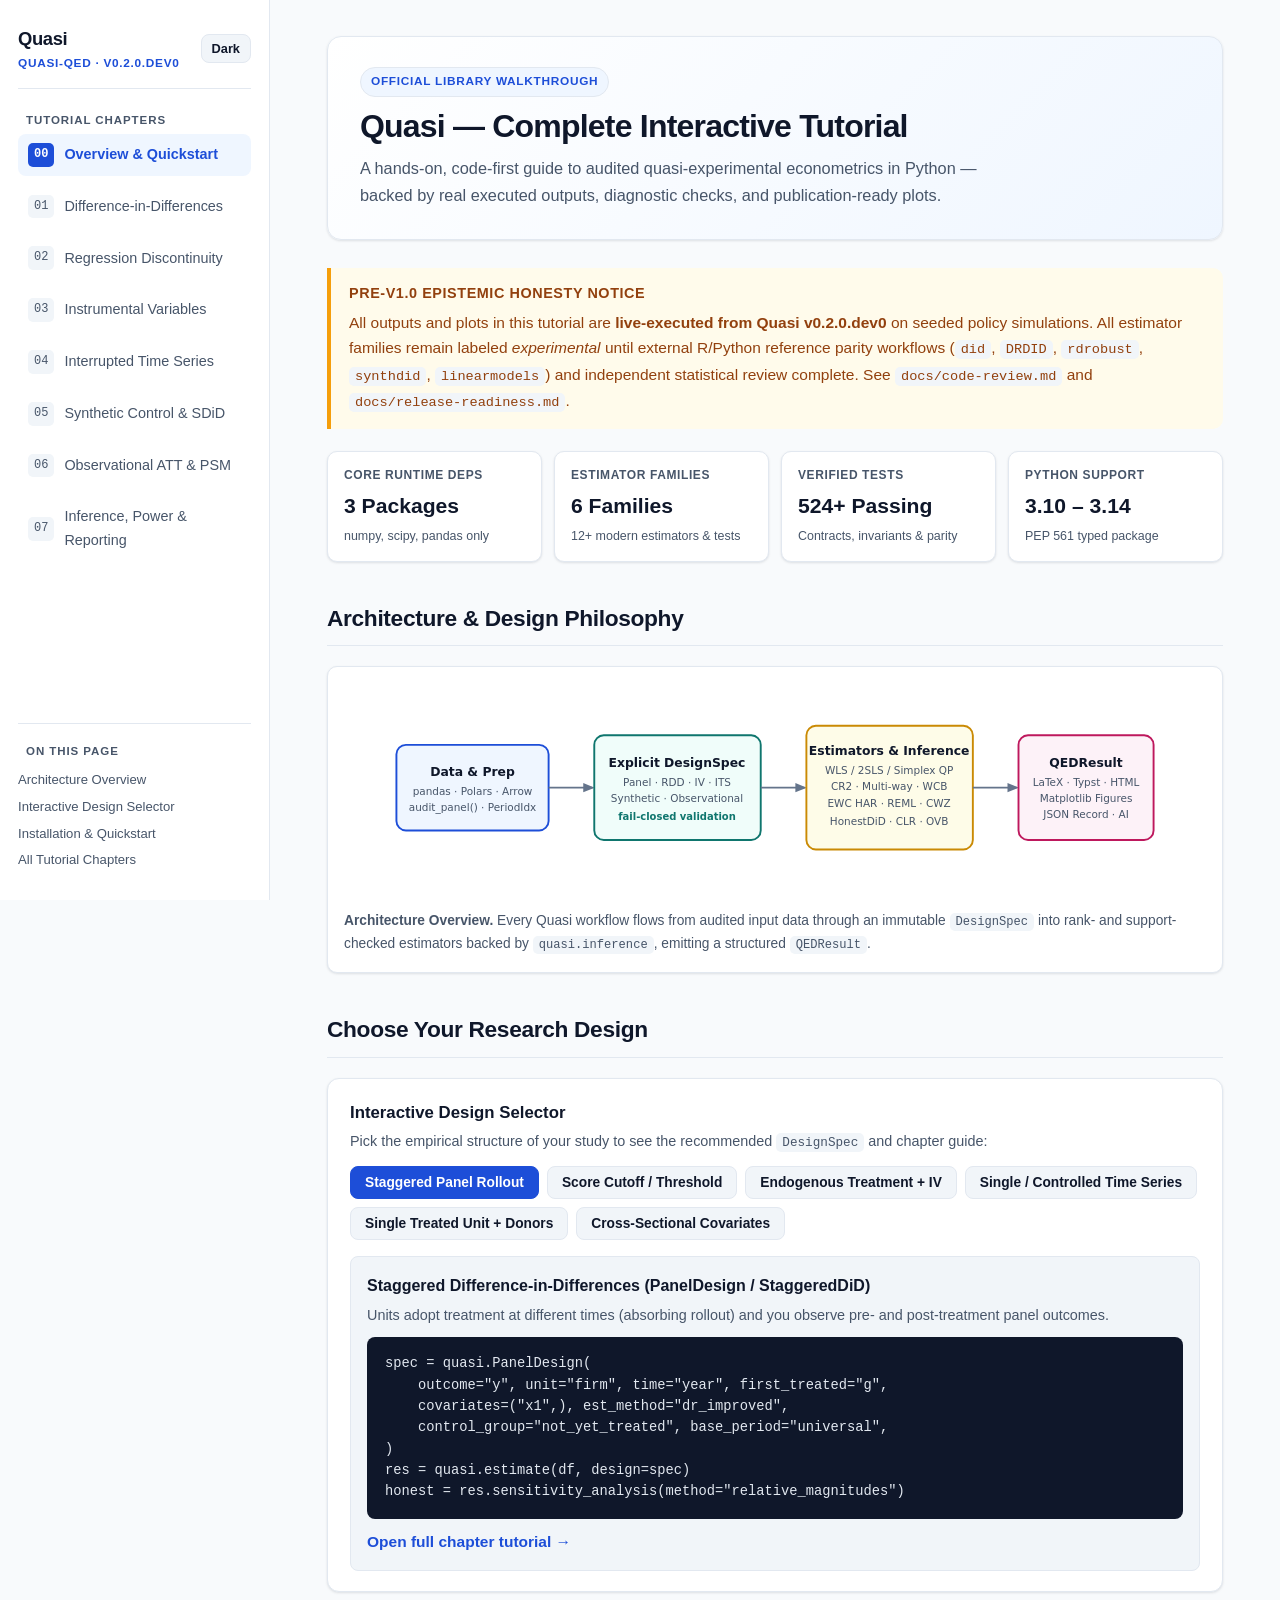
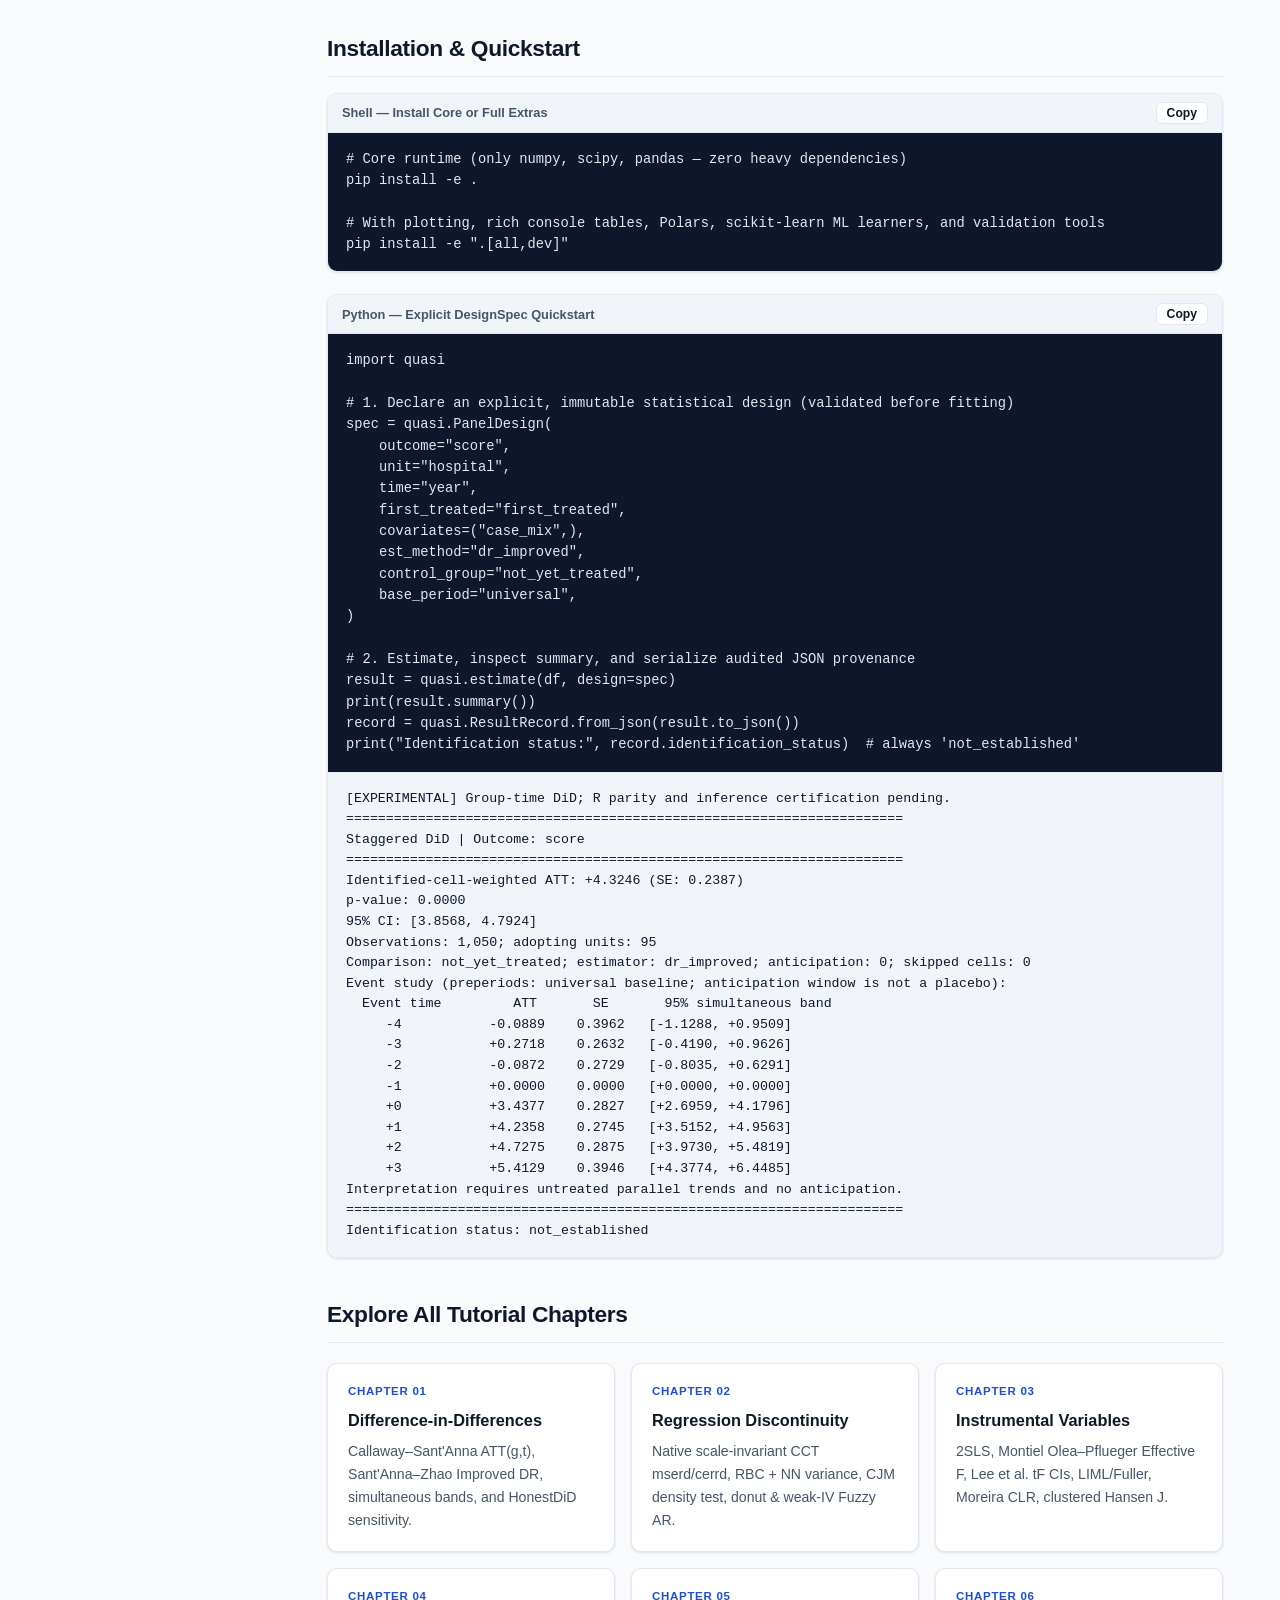
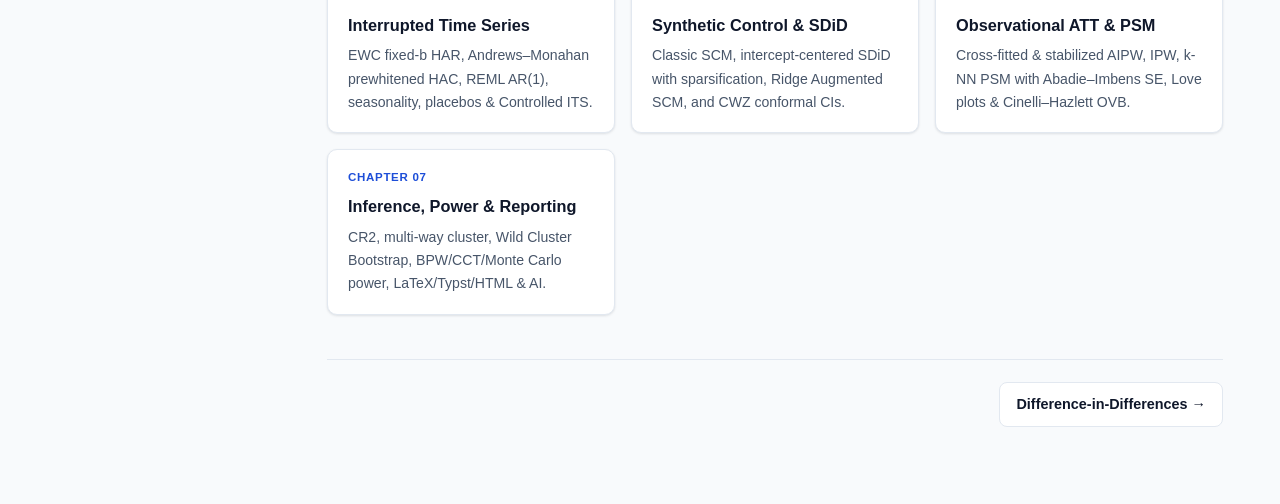
<file: docs/tutorial/index.html>
<!DOCTYPE html>
<html lang="en">
<head>
  <meta charset="UTF-8" />
  <meta name="viewport" content="width=device-width, initial-scale=1.0" />
  <title>Quasi — Complete Interactive Tutorial — Quasi Tutorial</title>
  <link rel="stylesheet" href="assets/style.css" />
</head>
<body>
  <div class="layout">
    <aside class="sidebar">
      <div class="brand">
        <a class="brand-title" href="index.html">
          Quasi
          <span class="brand-sub">quasi-qed · v0.2.0.dev0</span>
        </a>
        <button id="theme-toggle" class="theme-btn" type="button">Dark</button>
      </div>
      <div>
        <div class="nav-section-label">Tutorial Chapters</div>
        <ul class="nav-list">
          <li><a class="nav-link active" href="index.html"><span class="nav-num">00</span><span>Overview &amp; Quickstart</span></a></li><li><a class="nav-link" href="did.html"><span class="nav-num">01</span><span>Difference-in-Differences</span></a></li><li><a class="nav-link" href="rdd.html"><span class="nav-num">02</span><span>Regression Discontinuity</span></a></li><li><a class="nav-link" href="iv.html"><span class="nav-num">03</span><span>Instrumental Variables</span></a></li><li><a class="nav-link" href="its.html"><span class="nav-num">04</span><span>Interrupted Time Series</span></a></li><li><a class="nav-link" href="synthetic.html"><span class="nav-num">05</span><span>Synthetic Control &amp; SDiD</span></a></li><li><a class="nav-link" href="observational.html"><span class="nav-num">06</span><span>Observational ATT &amp; PSM</span></a></li><li><a class="nav-link" href="inference-power-reporting.html"><span class="nav-num">07</span><span>Inference, Power &amp; Reporting</span></a></li>
        </ul>
      </div>
      <div class="toc-box">
        <div class="nav-section-label">On This Page</div>
        <ul><li><a href="#architecture">Architecture Overview</a></li><li><a href="#selector">Interactive Design Selector</a></li><li><a href="#install">Installation &amp; Quickstart</a></li><li><a href="#chapters">All Tutorial Chapters</a></li></ul>
      </div>
    </aside>
    <main class="main">
      <section class="hero">
        <span class="badge">Official Library Walkthrough</span>
        <h1>Quasi — Complete Interactive Tutorial</h1>
        <p>A hands-on, code-first guide to audited quasi-experimental econometrics in Python — backed by real executed outputs, diagnostic checks, and publication-ready plots.</p>
      </section>
      <div class="callout warn"><div class="callout-title">Pre-v1.0 Epistemic Honesty Notice</div><div>All outputs and plots in this tutorial are <strong>live-executed from Quasi v0.2.0.dev0</strong> on seeded policy simulations. All estimator families remain labeled <em>experimental</em> until external R/Python reference parity workflows (<code>did</code>, <code>DRDID</code>, <code>rdrobust</code>, <code>synthdid</code>, <code>linearmodels</code>) and independent statistical review complete. See <code>docs/code-review.md</code> and <code>docs/release-readiness.md</code>.</div></div><div class="kpi-row"><div class="kpi"><div class="kpi-label">Core Runtime Deps</div><div class="kpi-val">3 Packages</div><div class="kpi-sub">numpy, scipy, pandas only</div></div><div class="kpi"><div class="kpi-label">Estimator Families</div><div class="kpi-val">6 Families</div><div class="kpi-sub">12+ modern estimators &amp; tests</div></div><div class="kpi"><div class="kpi-label">Verified Tests</div><div class="kpi-val">524+ Passing</div><div class="kpi-sub">Contracts, invariants &amp; parity</div></div><div class="kpi"><div class="kpi-label">Python Support</div><div class="kpi-val">3.10 – 3.14</div><div class="kpi-sub">PEP 561 typed package</div></div></div><h2 id="architecture">Architecture &amp; Design Philosophy</h2><div class="figure-card" style="text-align:center;">
  <svg viewBox="0 0 820 220" width="100%" style="max-width:780px;font-family:system-ui,sans-serif;" role="img" aria-label="Quasi library architecture diagram">
    <defs>
      <marker id="arrow" viewBox="0 0 10 10" refX="8" refY="5" markerWidth="6" markerHeight="6" orient="auto-start-reverse">
        <path d="M 0 1 L 10 5 L 0 9 z" fill="#64748b"/>
      </marker>
    </defs>
    <rect x="12" y="65" width="160" height="90" rx="10" fill="#eff6ff" stroke="#1d4ed8" stroke-width="2"/>
    <text x="92" y="98" text-anchor="middle" font-weight="700" font-size="13" fill="#0f172a">Data &amp; Prep</text>
    <text x="92" y="118" text-anchor="middle" font-size="11" fill="#475569">pandas · Polars · Arrow</text>
    <text x="92" y="135" text-anchor="middle" font-size="11" fill="#475569">audit_panel() · PeriodIdx</text>

    <line x1="172" y1="110" x2="218" y2="110" stroke="#64748b" stroke-width="2" marker-end="url(#arrow)"/>

    <rect x="220" y="55" width="175" height="110" rx="10" fill="#f0fdfa" stroke="#0f766e" stroke-width="2"/>
    <text x="307" y="88" text-anchor="middle" font-weight="700" font-size="13" fill="#0f172a">Explicit DesignSpec</text>
    <text x="307" y="108" text-anchor="middle" font-size="11" fill="#475569">Panel · RDD · IV · ITS</text>
    <text x="307" y="125" text-anchor="middle" font-size="11" fill="#475569">Synthetic · Observational</text>
    <text x="307" y="144" text-anchor="middle" font-size="10.5" font-weight="600" fill="#0f766e">fail-closed validation</text>

    <line x1="395" y1="110" x2="441" y2="110" stroke="#64748b" stroke-width="2" marker-end="url(#arrow)"/>

    <rect x="443" y="45" width="175" height="130" rx="10" fill="#fefce8" stroke="#ca8a04" stroke-width="2"/>
    <text x="530" y="76" text-anchor="middle" font-weight="700" font-size="13" fill="#0f172a">Estimators &amp; Inference</text>
    <text x="530" y="96" text-anchor="middle" font-size="11" fill="#475569">WLS / 2SLS / Simplex QP</text>
    <text x="530" y="113" text-anchor="middle" font-size="11" fill="#475569">CR2 · Multi-way · WCB</text>
    <text x="530" y="130" text-anchor="middle" font-size="11" fill="#475569">EWC HAR · REML · CWZ</text>
    <text x="530" y="149" text-anchor="middle" font-size="11" fill="#475569">HonestDiD · CLR · OVB</text>

    <line x1="618" y1="110" x2="664" y2="110" stroke="#64748b" stroke-width="2" marker-end="url(#arrow)"/>

    <rect x="666" y="55" width="142" height="110" rx="10" fill="#fdf2f8" stroke="#be185d" stroke-width="2"/>
    <text x="737" y="88" text-anchor="middle" font-weight="700" font-size="13" fill="#0f172a">QEDResult</text>
    <text x="737" y="108" text-anchor="middle" font-size="11" fill="#475569">LaTeX · Typst · HTML</text>
    <text x="737" y="125" text-anchor="middle" font-size="11" fill="#475569">Matplotlib Figures</text>
    <text x="737" y="142" text-anchor="middle" font-size="11" fill="#475569">JSON Record · AI</text>
  </svg>
  <div class="figure-caption"><strong>Architecture Overview.</strong> Every Quasi workflow flows from audited input data through an immutable <code>DesignSpec</code> into rank- and support-checked estimators backed by <code>quasi.inference</code>, emitting a structured <code>QEDResult</code>.</div>
</div>
<h2 id="selector">Choose Your Research Design</h2><div class="wizard" id="wizard">
  <div style="font-weight:800;font-size:1.05rem;">Interactive Design Selector</div>
  <p style="margin:4px 0 0;color:var(--muted);font-size:0.9rem;">Pick the empirical structure of your study to see the recommended <code>DesignSpec</code> and chapter guide:</p>
  <div class="wizard-btns">
    <button type="button" class="wizard-btn active" data-key="did">Staggered Panel Rollout</button>
    <button type="button" class="wizard-btn" data-key="rdd">Score Cutoff / Threshold</button>
    <button type="button" class="wizard-btn" data-key="iv">Endogenous Treatment + IV</button>
    <button type="button" class="wizard-btn" data-key="its">Single / Controlled Time Series</button>
    <button type="button" class="wizard-btn" data-key="synth">Single Treated Unit + Donors</button>
    <button type="button" class="wizard-btn" data-key="obs">Cross-Sectional Covariates</button>
  </div>
  <div id="wizard-output" class="wizard-out"></div>
</div>
<h2 id="install">Installation &amp; Quickstart</h2><div class="code-card"><div class="code-header"><span>Shell — Install Core or Full Extras</span><button class="copy-btn" type="button">Copy</button></div><pre><code># Core runtime (only numpy, scipy, pandas — zero heavy dependencies)
pip install -e .

# With plotting, rich console tables, Polars, scikit-learn ML learners, and validation tools
pip install -e &quot;.[all,dev]&quot;</code></pre></div><div class="code-card"><div class="code-header"><span>Python — Explicit DesignSpec Quickstart</span><button class="copy-btn" type="button">Copy</button></div><pre><code>import quasi

# 1. Declare an explicit, immutable statistical design (validated before fitting)
spec = quasi.PanelDesign(
    outcome=&quot;score&quot;,
    unit=&quot;hospital&quot;,
    time=&quot;year&quot;,
    first_treated=&quot;first_treated&quot;,
    covariates=(&quot;case_mix&quot;,),
    est_method=&quot;dr_improved&quot;,
    control_group=&quot;not_yet_treated&quot;,
    base_period=&quot;universal&quot;,
)

# 2. Estimate, inspect summary, and serialize audited JSON provenance
result = quasi.estimate(df, design=spec)
print(result.summary())
record = quasi.ResultRecord.from_json(result.to_json())
print(&quot;Identification status:&quot;, record.identification_status)  # always &#x27;not_established&#x27;</code></pre><pre class="output-pre"><code>[EXPERIMENTAL] Group-time DiD; R parity and inference certification pending.
======================================================================
Staggered DiD | Outcome: score
======================================================================
Identified-cell-weighted ATT: +4.3246 (SE: 0.2387)
p-value: 0.0000
95% CI: [3.8568, 4.7924]
Observations: 1,050; adopting units: 95
Comparison: not_yet_treated; estimator: dr_improved; anticipation: 0; skipped cells: 0
Event study (preperiods: universal baseline; anticipation window is not a placebo):
  Event time         ATT       SE       95% simultaneous band
     -4           -0.0889    0.3962   [-1.1288, +0.9509]
     -3           +0.2718    0.2632   [-0.4190, +0.9626]
     -2           -0.0872    0.2729   [-0.8035, +0.6291]
     -1           +0.0000    0.0000   [+0.0000, +0.0000]
     +0           +3.4377    0.2827   [+2.6959, +4.1796]
     +1           +4.2358    0.2745   [+3.5152, +4.9563]
     +2           +4.7275    0.2875   [+3.9730, +5.4819]
     +3           +5.4129    0.3946   [+4.3774, +6.4485]
Interpretation requires untreated parallel trends and no anticipation.
======================================================================
Identification status: not_established</code></pre></div><h2 id="chapters">Explore All Tutorial Chapters</h2><div class="card-grid">
  <a class="card" href="did.html"><span class="card-kicker">Chapter 01</span><span class="card-title">Difference-in-Differences</span><p class="card-desc">Callaway–Sant'Anna ATT(g,t), Sant'Anna–Zhao Improved DR, simultaneous bands, and HonestDiD sensitivity.</p></a>
  <a class="card" href="rdd.html"><span class="card-kicker">Chapter 02</span><span class="card-title">Regression Discontinuity</span><p class="card-desc">Native scale-invariant CCT mserd/cerrd, RBC + NN variance, CJM density test, donut &amp; weak-IV Fuzzy AR.</p></a>
  <a class="card" href="iv.html"><span class="card-kicker">Chapter 03</span><span class="card-title">Instrumental Variables</span><p class="card-desc">2SLS, Montiel Olea–Pflueger Effective F, Lee et al. tF CIs, LIML/Fuller, Moreira CLR, clustered Hansen J.</p></a>
  <a class="card" href="its.html"><span class="card-kicker">Chapter 04</span><span class="card-title">Interrupted Time Series</span><p class="card-desc">EWC fixed-b HAR, Andrews–Monahan prewhitened HAC, REML AR(1), seasonality, placebos &amp; Controlled ITS.</p></a>
  <a class="card" href="synthetic.html"><span class="card-kicker">Chapter 05</span><span class="card-title">Synthetic Control &amp; SDiD</span><p class="card-desc">Classic SCM, intercept-centered SDiD with sparsification, Ridge Augmented SCM, and CWZ conformal CIs.</p></a>
  <a class="card" href="observational.html"><span class="card-kicker">Chapter 06</span><span class="card-title">Observational ATT &amp; PSM</span><p class="card-desc">Cross-fitted &amp; stabilized AIPW, IPW, k-NN PSM with Abadie–Imbens SE, Love plots &amp; Cinelli–Hazlett OVB.</p></a>
  <a class="card" href="inference-power-reporting.html"><span class="card-kicker">Chapter 07</span><span class="card-title">Inference, Power &amp; Reporting</span><p class="card-desc">CR2, multi-way cluster, Wild Cluster Bootstrap, BPW/CCT/Monte Carlo power, LaTeX/Typst/HTML &amp; AI.</p></a>
</div>

      <nav class="pager"><span></span><a href="did.html">Difference-in-Differences &rarr;</a></nav>
    </main>
  </div>
  <script src="assets/app.js"></script>
</body>
</html>
</file>
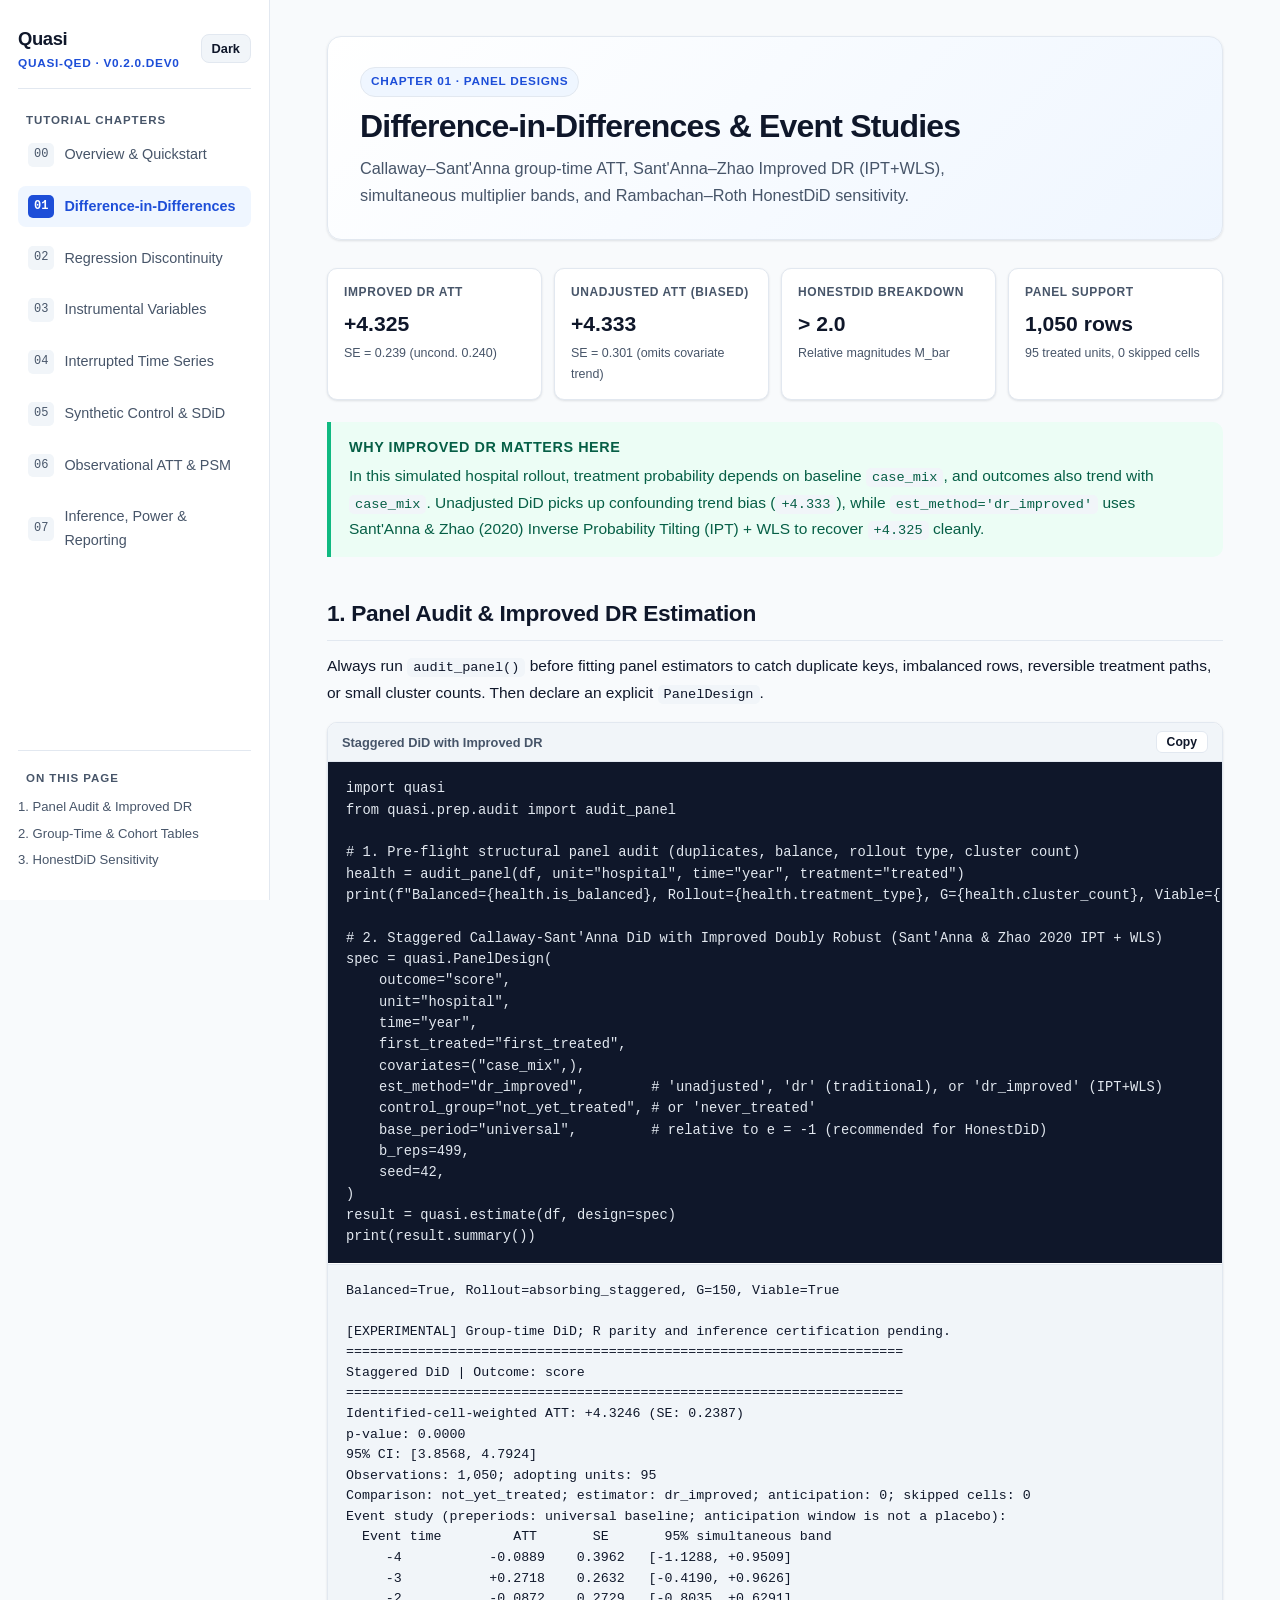
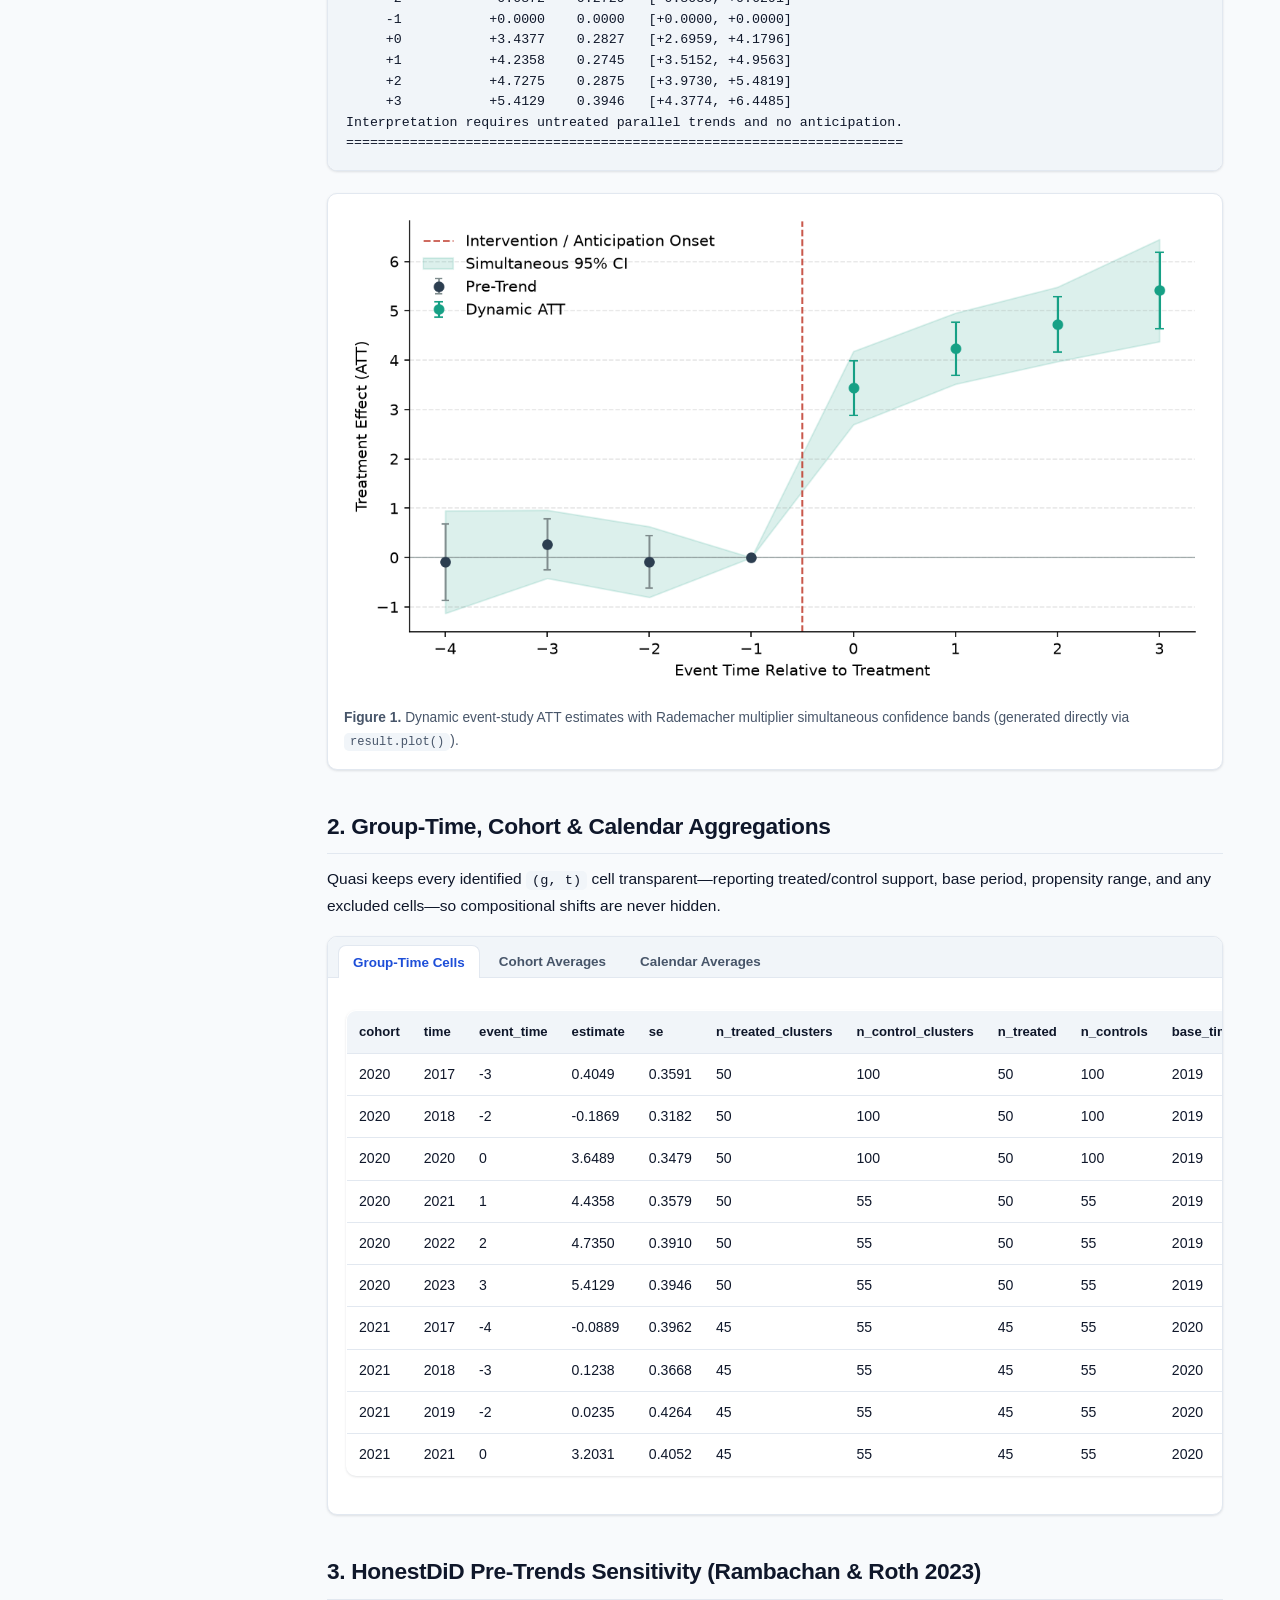
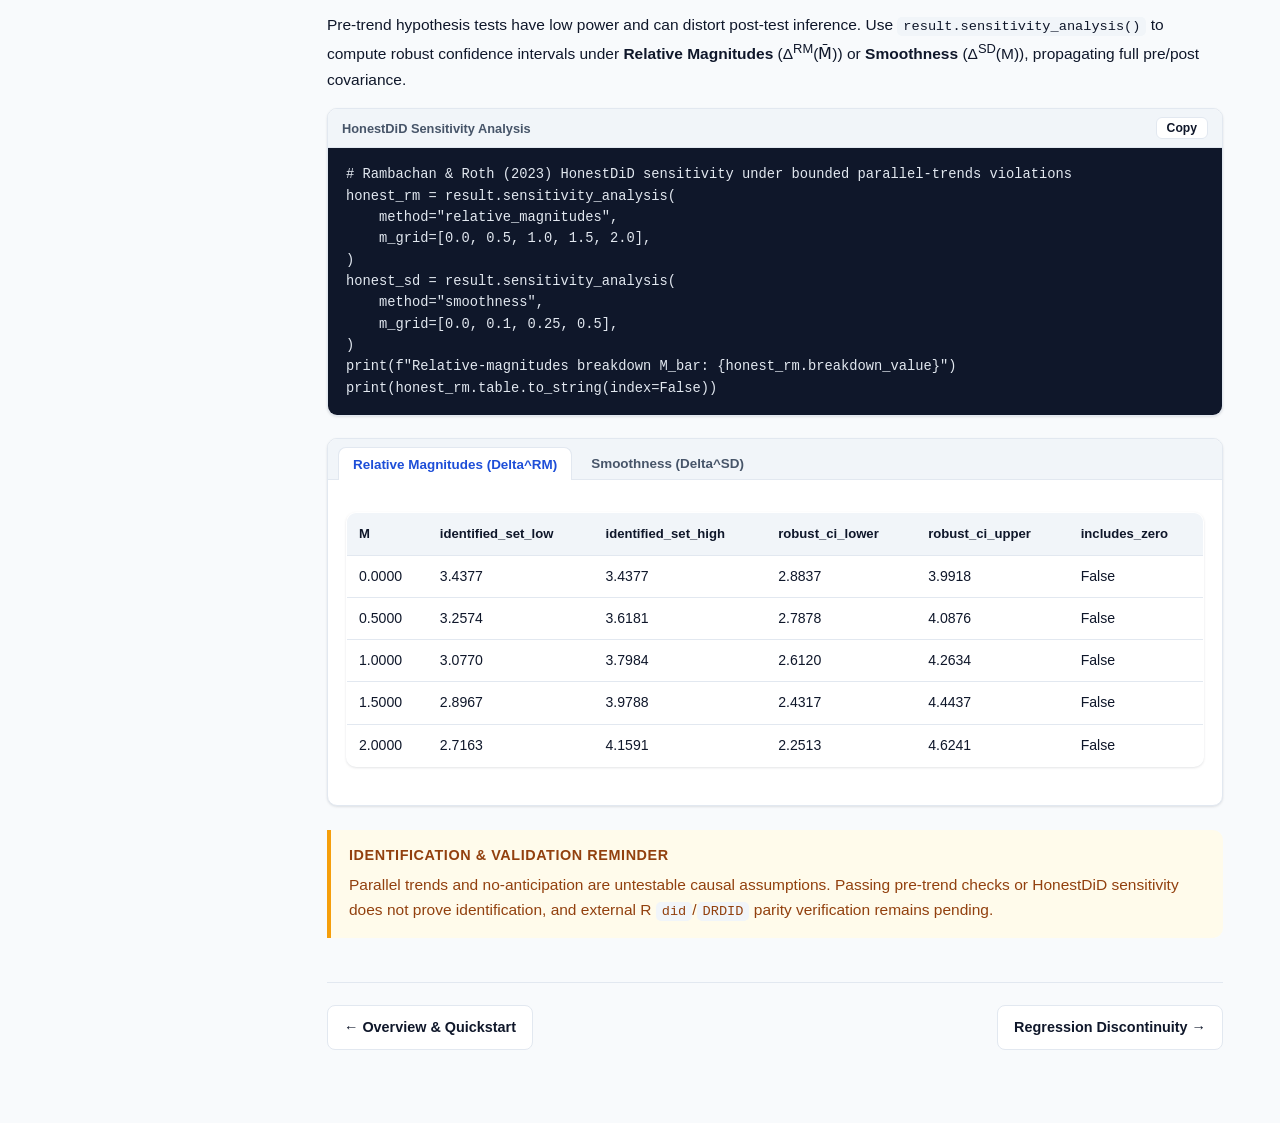
<file: docs/tutorial/did.html>
<!DOCTYPE html>
<html lang="en">
<head>
  <meta charset="UTF-8" />
  <meta name="viewport" content="width=device-width, initial-scale=1.0" />
  <title>Difference-in-Differences &amp; Event Studies — Quasi Tutorial</title>
  <link rel="stylesheet" href="assets/style.css" />
</head>
<body>
  <div class="layout">
    <aside class="sidebar">
      <div class="brand">
        <a class="brand-title" href="index.html">
          Quasi
          <span class="brand-sub">quasi-qed · v0.2.0.dev0</span>
        </a>
        <button id="theme-toggle" class="theme-btn" type="button">Dark</button>
      </div>
      <div>
        <div class="nav-section-label">Tutorial Chapters</div>
        <ul class="nav-list">
          <li><a class="nav-link" href="index.html"><span class="nav-num">00</span><span>Overview &amp; Quickstart</span></a></li><li><a class="nav-link active" href="did.html"><span class="nav-num">01</span><span>Difference-in-Differences</span></a></li><li><a class="nav-link" href="rdd.html"><span class="nav-num">02</span><span>Regression Discontinuity</span></a></li><li><a class="nav-link" href="iv.html"><span class="nav-num">03</span><span>Instrumental Variables</span></a></li><li><a class="nav-link" href="its.html"><span class="nav-num">04</span><span>Interrupted Time Series</span></a></li><li><a class="nav-link" href="synthetic.html"><span class="nav-num">05</span><span>Synthetic Control &amp; SDiD</span></a></li><li><a class="nav-link" href="observational.html"><span class="nav-num">06</span><span>Observational ATT &amp; PSM</span></a></li><li><a class="nav-link" href="inference-power-reporting.html"><span class="nav-num">07</span><span>Inference, Power &amp; Reporting</span></a></li>
        </ul>
      </div>
      <div class="toc-box">
        <div class="nav-section-label">On This Page</div>
        <ul><li><a href="#estimation">1. Panel Audit &amp; Improved DR</a></li><li><a href="#aggregations">2. Group-Time &amp; Cohort Tables</a></li><li><a href="#honestdid">3. HonestDiD Sensitivity</a></li></ul>
      </div>
    </aside>
    <main class="main">
      <section class="hero">
        <span class="badge">Chapter 01 · Panel Designs</span>
        <h1>Difference-in-Differences &amp; Event Studies</h1>
        <p>Callaway–Sant'Anna group-time ATT, Sant'Anna–Zhao Improved DR (IPT+WLS), simultaneous multiplier bands, and Rambachan–Roth HonestDiD sensitivity.</p>
      </section>
      <div class="kpi-row"><div class="kpi"><div class="kpi-label">Improved DR ATT</div><div class="kpi-val">+4.325</div><div class="kpi-sub">SE = 0.239 (uncond. 0.240)</div></div><div class="kpi"><div class="kpi-label">Unadjusted ATT (Biased)</div><div class="kpi-val">+4.333</div><div class="kpi-sub">SE = 0.301 (omits covariate trend)</div></div><div class="kpi"><div class="kpi-label">HonestDiD Breakdown</div><div class="kpi-val">&gt; 2.0</div><div class="kpi-sub">Relative magnitudes M_bar</div></div><div class="kpi"><div class="kpi-label">Panel Support</div><div class="kpi-val">1,050 rows</div><div class="kpi-sub">95 treated units, 0 skipped cells</div></div></div><div class="callout good"><div class="callout-title">Why Improved DR Matters Here</div><div>In this simulated hospital rollout, treatment probability depends on baseline <code>case_mix</code>, and outcomes also trend with <code>case_mix</code>. Unadjusted DiD picks up confounding trend bias (<code>+4.333</code>), while <code>est_method='dr_improved'</code> uses Sant'Anna &amp; Zhao (2020) Inverse Probability Tilting (IPT) + WLS to recover <code>+4.325</code> cleanly.</div></div><h2 id="estimation">1. Panel Audit &amp; Improved DR Estimation</h2><p>Always run <code>audit_panel()</code> before fitting panel estimators to catch duplicate keys, imbalanced rows, reversible treatment paths, or small cluster counts. Then declare an explicit <code>PanelDesign</code>.</p><div class="code-card"><div class="code-header"><span>Staggered DiD with Improved DR</span><button class="copy-btn" type="button">Copy</button></div><pre><code>import quasi
from quasi.prep.audit import audit_panel

# 1. Pre-flight structural panel audit (duplicates, balance, rollout type, cluster count)
health = audit_panel(df, unit=&quot;hospital&quot;, time=&quot;year&quot;, treatment=&quot;treated&quot;)
print(f&quot;Balanced={health.is_balanced}, Rollout={health.treatment_type}, G={health.cluster_count}, Viable={health.is_viable}&quot;)

# 2. Staggered Callaway-Sant&#x27;Anna DiD with Improved Doubly Robust (Sant&#x27;Anna &amp; Zhao 2020 IPT + WLS)
spec = quasi.PanelDesign(
    outcome=&quot;score&quot;,
    unit=&quot;hospital&quot;,
    time=&quot;year&quot;,
    first_treated=&quot;first_treated&quot;,
    covariates=(&quot;case_mix&quot;,),
    est_method=&quot;dr_improved&quot;,        # &#x27;unadjusted&#x27;, &#x27;dr&#x27; (traditional), or &#x27;dr_improved&#x27; (IPT+WLS)
    control_group=&quot;not_yet_treated&quot;, # or &#x27;never_treated&#x27;
    base_period=&quot;universal&quot;,         # relative to e = -1 (recommended for HonestDiD)
    b_reps=499,
    seed=42,
)
result = quasi.estimate(df, design=spec)
print(result.summary())</code></pre><pre class="output-pre"><code>Balanced=True, Rollout=absorbing_staggered, G=150, Viable=True

[EXPERIMENTAL] Group-time DiD; R parity and inference certification pending.
======================================================================
Staggered DiD | Outcome: score
======================================================================
Identified-cell-weighted ATT: +4.3246 (SE: 0.2387)
p-value: 0.0000
95% CI: [3.8568, 4.7924]
Observations: 1,050; adopting units: 95
Comparison: not_yet_treated; estimator: dr_improved; anticipation: 0; skipped cells: 0
Event study (preperiods: universal baseline; anticipation window is not a placebo):
  Event time         ATT       SE       95% simultaneous band
     -4           -0.0889    0.3962   [-1.1288, +0.9509]
     -3           +0.2718    0.2632   [-0.4190, +0.9626]
     -2           -0.0872    0.2729   [-0.8035, +0.6291]
     -1           +0.0000    0.0000   [+0.0000, +0.0000]
     +0           +3.4377    0.2827   [+2.6959, +4.1796]
     +1           +4.2358    0.2745   [+3.5152, +4.9563]
     +2           +4.7275    0.2875   [+3.9730, +5.4819]
     +3           +5.4129    0.3946   [+4.3774, +6.4485]
Interpretation requires untreated parallel trends and no anticipation.
======================================================================</code></pre></div><div class="figure-card"><img src="assets/did_event_study.png" alt="Event study plot generated by Quasi StaggeredDiD" loading="lazy" /><div class="figure-caption"><strong>Figure 1.</strong> Dynamic event-study ATT estimates with Rademacher multiplier simultaneous confidence bands (generated directly via <code>result.plot()</code>).</div></div><h2 id="aggregations">2. Group-Time, Cohort &amp; Calendar Aggregations</h2><p>Quasi keeps every identified <code>(g, t)</code> cell transparent—reporting treated/control support, base period, propensity range, and any excluded cells—so compositional shifts are never hidden.</p><div class="tabs"><div class="tab-bar"><button type="button" class="tab-btn active">Group-Time Cells</button><button type="button" class="tab-btn">Cohort Averages</button><button type="button" class="tab-btn">Calendar Averages</button></div><div class="tab-panel active"><table class="data-table"><thead><tr><th>cohort</th><th>time</th><th>event_time</th><th>estimate</th><th>se</th><th>n_treated_clusters</th><th>n_control_clusters</th><th>n_treated</th><th>n_controls</th><th>base_time</th><th>is_post</th><th>is_anticipatory</th><th>min_fitted_propensity</th><th>max_fitted_propensity</th></tr></thead><tbody><tr><td>2020</td><td>2017</td><td>-3</td><td>0.4049</td><td>0.3591</td><td>50</td><td>100</td><td>50</td><td>100</td><td>2019</td><td>False</td><td>False</td><td>0.2971</td><td>0.3728</td></tr><tr><td>2020</td><td>2018</td><td>-2</td><td>-0.1869</td><td>0.3182</td><td>50</td><td>100</td><td>50</td><td>100</td><td>2019</td><td>False</td><td>False</td><td>0.2971</td><td>0.3728</td></tr><tr><td>2020</td><td>2020</td><td>0</td><td>3.6489</td><td>0.3479</td><td>50</td><td>100</td><td>50</td><td>100</td><td>2019</td><td>True</td><td>False</td><td>0.2971</td><td>0.3728</td></tr><tr><td>2020</td><td>2021</td><td>1</td><td>4.4358</td><td>0.3579</td><td>50</td><td>55</td><td>50</td><td>55</td><td>2019</td><td>True</td><td>False</td><td>0.4558</td><td>0.4962</td></tr><tr><td>2020</td><td>2022</td><td>2</td><td>4.7350</td><td>0.3910</td><td>50</td><td>55</td><td>50</td><td>55</td><td>2019</td><td>True</td><td>False</td><td>0.4558</td><td>0.4962</td></tr><tr><td>2020</td><td>2023</td><td>3</td><td>5.4129</td><td>0.3946</td><td>50</td><td>55</td><td>50</td><td>55</td><td>2019</td><td>True</td><td>False</td><td>0.4558</td><td>0.4962</td></tr><tr><td>2021</td><td>2017</td><td>-4</td><td>-0.0889</td><td>0.3962</td><td>45</td><td>55</td><td>45</td><td>55</td><td>2020</td><td>False</td><td>False</td><td>0.3735</td><td>0.5228</td></tr><tr><td>2021</td><td>2018</td><td>-3</td><td>0.1238</td><td>0.3668</td><td>45</td><td>55</td><td>45</td><td>55</td><td>2020</td><td>False</td><td>False</td><td>0.3735</td><td>0.5228</td></tr><tr><td>2021</td><td>2019</td><td>-2</td><td>0.0235</td><td>0.4264</td><td>45</td><td>55</td><td>45</td><td>55</td><td>2020</td><td>False</td><td>False</td><td>0.3735</td><td>0.5228</td></tr><tr><td>2021</td><td>2021</td><td>0</td><td>3.2031</td><td>0.4052</td><td>45</td><td>55</td><td>45</td><td>55</td><td>2020</td><td>True</td><td>False</td><td>0.3735</td><td>0.5228</td></tr></tbody></table></div><div class="tab-panel"><table class="data-table"><thead><tr><th>cohort</th><th>estimate</th><th>se</th><th>identified_post_cells</th><th>contributing_treated_units</th></tr></thead><tbody><tr><td>2020.0000</td><td>4.5582</td><td>0.2942</td><td>4.0000</td><td>50.0000</td></tr><tr><td>2021.0000</td><td>3.9785</td><td>0.3358</td><td>3.0000</td><td>45.0000</td></tr></tbody></table></div><div class="tab-panel"><table class="data-table"><thead><tr><th>calendar</th><th>estimate</th><th>se</th><th>identified_post_cells</th><th>contributing_treated_units</th></tr></thead><tbody><tr><td>2020.0000</td><td>3.6489</td><td>0.3479</td><td>1.0000</td><td>50.0000</td></tr><tr><td>2021.0000</td><td>3.8518</td><td>0.2964</td><td>2.0000</td><td>95.0000</td></tr><tr><td>2022.0000</td><td>4.3933</td><td>0.3136</td><td>2.0000</td><td>95.0000</td></tr><tr><td>2023.0000</td><td>5.0842</td><td>0.3153</td><td>2.0000</td><td>95.0000</td></tr></tbody></table></div></div><h2 id="honestdid">3. HonestDiD Pre-Trends Sensitivity (Rambachan &amp; Roth 2023)</h2><p>Pre-trend hypothesis tests have low power and can distort post-test inference. Use <code>result.sensitivity_analysis()</code> to compute robust confidence intervals under <strong>Relative Magnitudes</strong> (&Delta;<sup>RM</sup>(M&#772;)) or <strong>Smoothness</strong> (&Delta;<sup>SD</sup>(M)), propagating full pre/post covariance.</p><div class="code-card"><div class="code-header"><span>HonestDiD Sensitivity Analysis</span><button class="copy-btn" type="button">Copy</button></div><pre><code># Rambachan &amp; Roth (2023) HonestDiD sensitivity under bounded parallel-trends violations
honest_rm = result.sensitivity_analysis(
    method=&quot;relative_magnitudes&quot;,
    m_grid=[0.0, 0.5, 1.0, 1.5, 2.0],
)
honest_sd = result.sensitivity_analysis(
    method=&quot;smoothness&quot;,
    m_grid=[0.0, 0.1, 0.25, 0.5],
)
print(f&quot;Relative-magnitudes breakdown M_bar: {honest_rm.breakdown_value}&quot;)
print(honest_rm.table.to_string(index=False))</code></pre></div><div class="tabs"><div class="tab-bar"><button type="button" class="tab-btn active">Relative Magnitudes (Delta^RM)</button><button type="button" class="tab-btn">Smoothness (Delta^SD)</button></div><div class="tab-panel active"><table class="data-table"><thead><tr><th>M</th><th>identified_set_low</th><th>identified_set_high</th><th>robust_ci_lower</th><th>robust_ci_upper</th><th>includes_zero</th></tr></thead><tbody><tr><td>0.0000</td><td>3.4377</td><td>3.4377</td><td>2.8837</td><td>3.9918</td><td>False</td></tr><tr><td>0.5000</td><td>3.2574</td><td>3.6181</td><td>2.7878</td><td>4.0876</td><td>False</td></tr><tr><td>1.0000</td><td>3.0770</td><td>3.7984</td><td>2.6120</td><td>4.2634</td><td>False</td></tr><tr><td>1.5000</td><td>2.8967</td><td>3.9788</td><td>2.4317</td><td>4.4437</td><td>False</td></tr><tr><td>2.0000</td><td>2.7163</td><td>4.1591</td><td>2.2513</td><td>4.6241</td><td>False</td></tr></tbody></table></div><div class="tab-panel"><table class="data-table"><thead><tr><th>M</th><th>identified_set_low</th><th>identified_set_high</th><th>robust_ci_lower</th><th>robust_ci_upper</th><th>includes_zero</th></tr></thead><tbody><tr><td>0.0000</td><td>3.3505</td><td>3.3505</td><td>2.4007</td><td>4.3003</td><td>False</td></tr><tr><td>0.1000</td><td>3.2505</td><td>3.4505</td><td>2.3808</td><td>4.3202</td><td>False</td></tr><tr><td>0.2500</td><td>3.1005</td><td>3.6005</td><td>2.2872</td><td>4.4138</td><td>False</td></tr><tr><td>0.5000</td><td>2.8505</td><td>3.8505</td><td>2.0529</td><td>4.6481</td><td>False</td></tr></tbody></table></div></div><div class="callout warn"><div class="callout-title">Identification &amp; Validation Reminder</div><div>Parallel trends and no-anticipation are untestable causal assumptions. Passing pre-trend checks or HonestDiD sensitivity does not prove identification, and external R <code>did</code>/<code>DRDID</code> parity verification remains pending.</div></div>
      <nav class="pager"><a href="index.html">&larr; Overview &amp; Quickstart</a><a href="rdd.html">Regression Discontinuity &rarr;</a></nav>
    </main>
  </div>
  <script src="assets/app.js"></script>
</body>
</html>
</file>
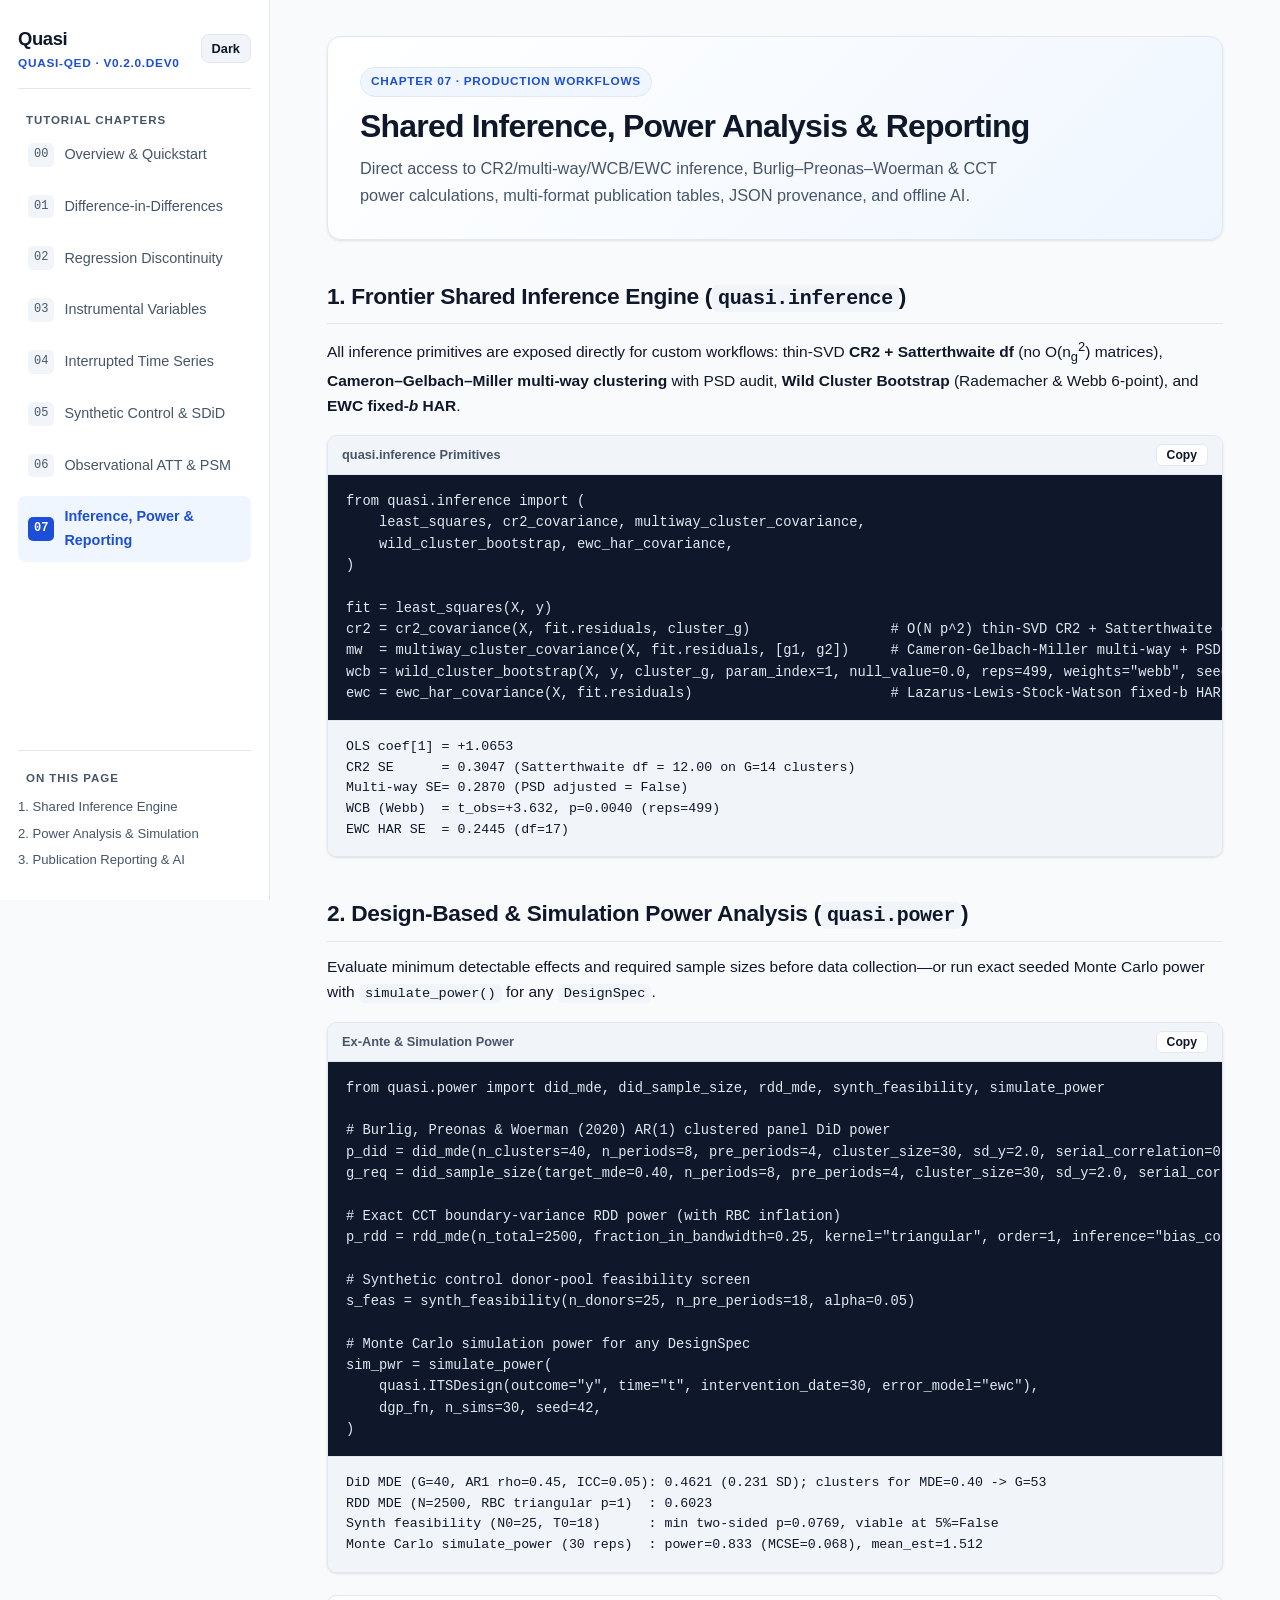
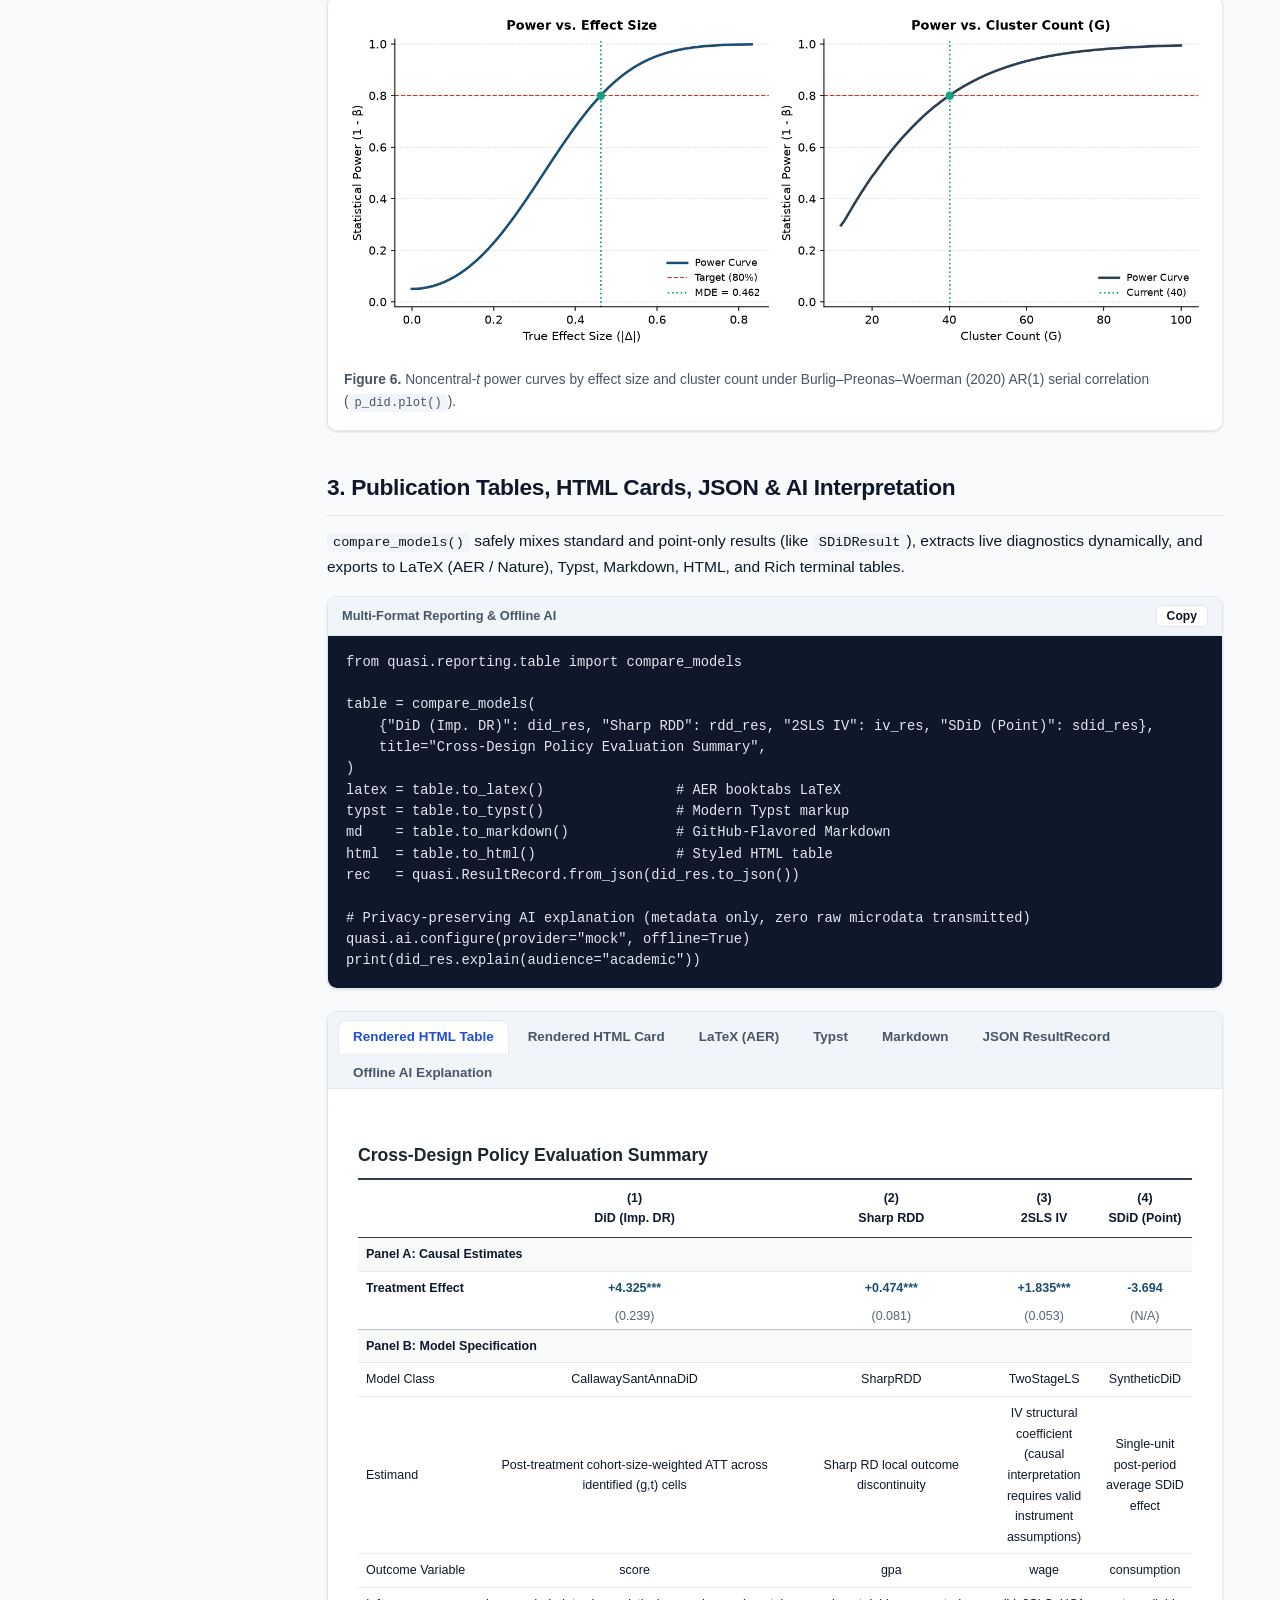
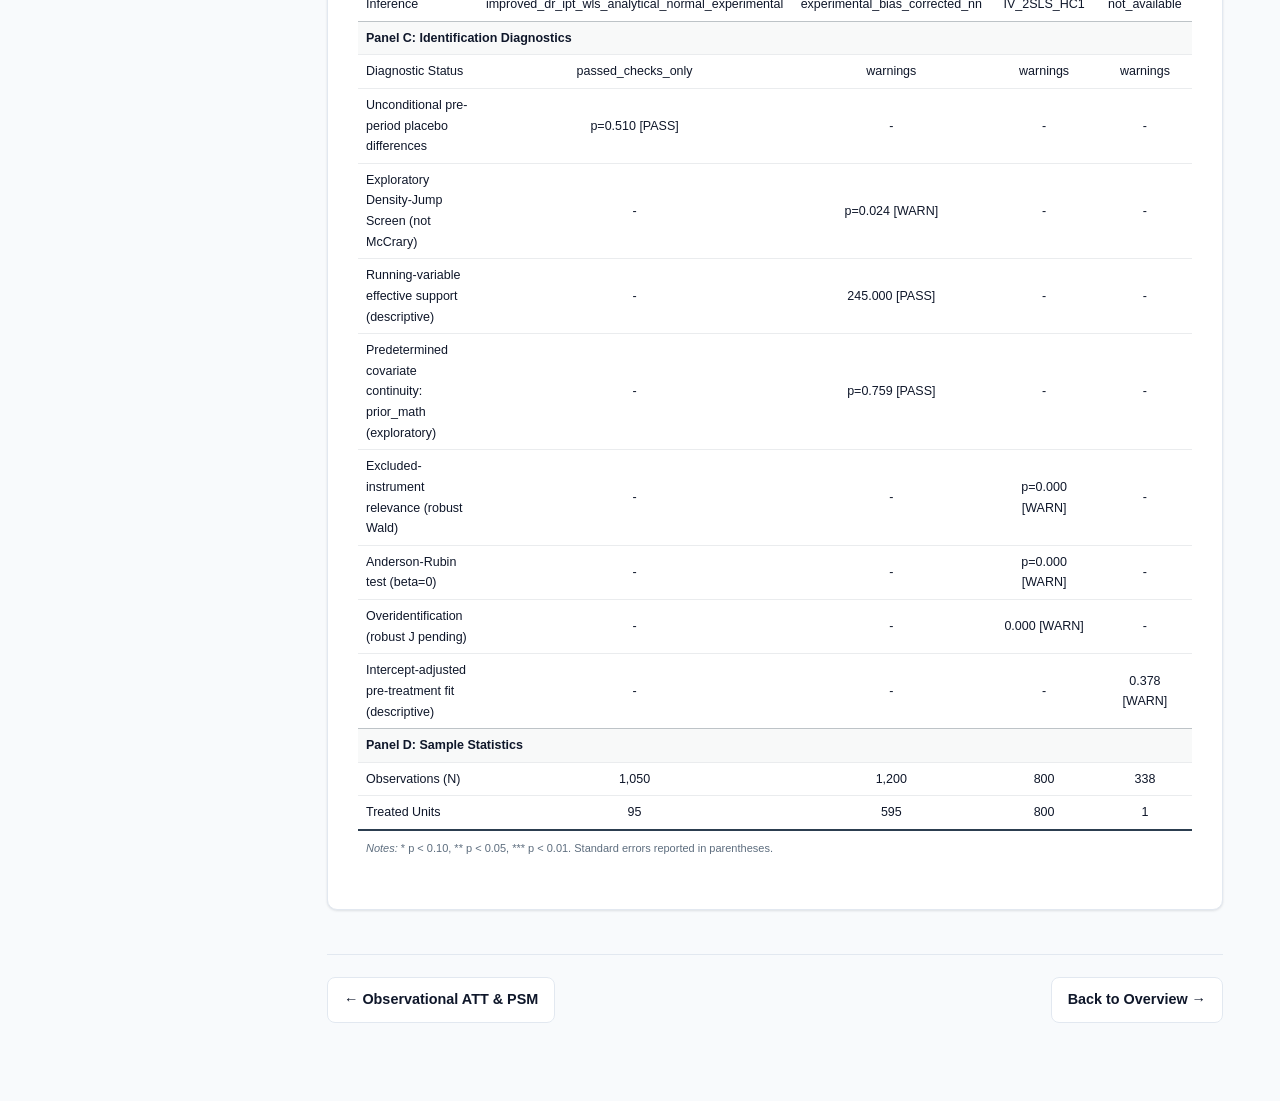
<file: docs/tutorial/inference-power-reporting.html>
<!DOCTYPE html>
<html lang="en">
<head>
  <meta charset="UTF-8" />
  <meta name="viewport" content="width=device-width, initial-scale=1.0" />
  <title>Shared Inference, Power Analysis &amp; Reporting — Quasi Tutorial</title>
  <link rel="stylesheet" href="assets/style.css" />
</head>
<body>
  <div class="layout">
    <aside class="sidebar">
      <div class="brand">
        <a class="brand-title" href="index.html">
          Quasi
          <span class="brand-sub">quasi-qed · v0.2.0.dev0</span>
        </a>
        <button id="theme-toggle" class="theme-btn" type="button">Dark</button>
      </div>
      <div>
        <div class="nav-section-label">Tutorial Chapters</div>
        <ul class="nav-list">
          <li><a class="nav-link" href="index.html"><span class="nav-num">00</span><span>Overview &amp; Quickstart</span></a></li><li><a class="nav-link" href="did.html"><span class="nav-num">01</span><span>Difference-in-Differences</span></a></li><li><a class="nav-link" href="rdd.html"><span class="nav-num">02</span><span>Regression Discontinuity</span></a></li><li><a class="nav-link" href="iv.html"><span class="nav-num">03</span><span>Instrumental Variables</span></a></li><li><a class="nav-link" href="its.html"><span class="nav-num">04</span><span>Interrupted Time Series</span></a></li><li><a class="nav-link" href="synthetic.html"><span class="nav-num">05</span><span>Synthetic Control &amp; SDiD</span></a></li><li><a class="nav-link" href="observational.html"><span class="nav-num">06</span><span>Observational ATT &amp; PSM</span></a></li><li><a class="nav-link active" href="inference-power-reporting.html"><span class="nav-num">07</span><span>Inference, Power &amp; Reporting</span></a></li>
        </ul>
      </div>
      <div class="toc-box">
        <div class="nav-section-label">On This Page</div>
        <ul><li><a href="#inference">1. Shared Inference Engine</a></li><li><a href="#power">2. Power Analysis &amp; Simulation</a></li><li><a href="#reporting">3. Publication Reporting &amp; AI</a></li></ul>
      </div>
    </aside>
    <main class="main">
      <section class="hero">
        <span class="badge">Chapter 07 · Production Workflows</span>
        <h1>Shared Inference, Power Analysis &amp; Reporting</h1>
        <p>Direct access to CR2/multi-way/WCB/EWC inference, Burlig–Preonas–Woerman & CCT power calculations, multi-format publication tables, JSON provenance, and offline AI.</p>
      </section>
      <h2 id="inference">1. Frontier Shared Inference Engine (<code>quasi.inference</code>)</h2><p>All inference primitives are exposed directly for custom workflows: thin-SVD <strong>CR2 + Satterthwaite df</strong> (no O(n<sub>g</sub><sup>2</sup>) matrices), <strong>Cameron–Gelbach–Miller multi-way clustering</strong> with PSD audit, <strong>Wild Cluster Bootstrap</strong> (Rademacher &amp; Webb 6-point), and <strong>EWC fixed-<em>b</em> HAR</strong>.</p><div class="code-card"><div class="code-header"><span>quasi.inference Primitives</span><button class="copy-btn" type="button">Copy</button></div><pre><code>from quasi.inference import (
    least_squares, cr2_covariance, multiway_cluster_covariance,
    wild_cluster_bootstrap, ewc_har_covariance,
)

fit = least_squares(X, y)
cr2 = cr2_covariance(X, fit.residuals, cluster_g)                 # O(N p^2) thin-SVD CR2 + Satterthwaite df
mw  = multiway_cluster_covariance(X, fit.residuals, [g1, g2])     # Cameron-Gelbach-Miller multi-way + PSD audit
wcb = wild_cluster_bootstrap(X, y, cluster_g, param_index=1, null_value=0.0, reps=499, weights=&quot;webb&quot;, seed=42)
ewc = ewc_har_covariance(X, fit.residuals)                        # Lazarus-Lewis-Stock-Watson fixed-b HAR</code></pre><pre class="output-pre"><code>OLS coef[1] = +1.0653
CR2 SE      = 0.3047 (Satterthwaite df = 12.00 on G=14 clusters)
Multi-way SE= 0.2870 (PSD adjusted = False)
WCB (Webb)  = t_obs=+3.632, p=0.0040 (reps=499)
EWC HAR SE  = 0.2445 (df=17)</code></pre></div><h2 id="power">2. Design-Based &amp; Simulation Power Analysis (<code>quasi.power</code>)</h2><p>Evaluate minimum detectable effects and required sample sizes before data collection—or run exact seeded Monte Carlo power with <code>simulate_power()</code> for any <code>DesignSpec</code>.</p><div class="code-card"><div class="code-header"><span>Ex-Ante &amp; Simulation Power</span><button class="copy-btn" type="button">Copy</button></div><pre><code>from quasi.power import did_mde, did_sample_size, rdd_mde, synth_feasibility, simulate_power

# Burlig, Preonas &amp; Woerman (2020) AR(1) clustered panel DiD power
p_did = did_mde(n_clusters=40, n_periods=8, pre_periods=4, cluster_size=30, sd_y=2.0, serial_correlation=0.45, icc=0.05)
g_req = did_sample_size(target_mde=0.40, n_periods=8, pre_periods=4, cluster_size=30, sd_y=2.0, serial_correlation=0.45, icc=0.05)

# Exact CCT boundary-variance RDD power (with RBC inflation)
p_rdd = rdd_mde(n_total=2500, fraction_in_bandwidth=0.25, kernel=&quot;triangular&quot;, order=1, inference=&quot;bias_corrected&quot;)

# Synthetic control donor-pool feasibility screen
s_feas = synth_feasibility(n_donors=25, n_pre_periods=18, alpha=0.05)

# Monte Carlo simulation power for any DesignSpec
sim_pwr = simulate_power(
    quasi.ITSDesign(outcome=&quot;y&quot;, time=&quot;t&quot;, intervention_date=30, error_model=&quot;ewc&quot;),
    dgp_fn, n_sims=30, seed=42,
)</code></pre><pre class="output-pre"><code>DiD MDE (G=40, AR1 rho=0.45, ICC=0.05): 0.4621 (0.231 SD); clusters for MDE=0.40 -&gt; G=53
RDD MDE (N=2500, RBC triangular p=1)  : 0.6023
Synth feasibility (N0=25, T0=18)      : min two-sided p=0.0769, viable at 5%=False
Monte Carlo simulate_power (30 reps)  : power=0.833 (MCSE=0.068), mean_est=1.512</code></pre></div><div class="figure-card"><img src="assets/power_curves.png" alt="DiD ex-ante power curves generated by Quasi" loading="lazy" /><div class="figure-caption"><strong>Figure 6.</strong> Noncentral-<em>t</em> power curves by effect size and cluster count under Burlig–Preonas–Woerman (2020) AR(1) serial correlation (<code>p_did.plot()</code>).</div></div><h2 id="reporting">3. Publication Tables, HTML Cards, JSON &amp; AI Interpretation</h2><p><code>compare_models()</code> safely mixes standard and point-only results (like <code>SDiDResult</code>), extracts live diagnostics dynamically, and exports to LaTeX (AER / Nature), Typst, Markdown, HTML, and Rich terminal tables.</p><div class="code-card"><div class="code-header"><span>Multi-Format Reporting &amp; Offline AI</span><button class="copy-btn" type="button">Copy</button></div><pre><code>from quasi.reporting.table import compare_models

table = compare_models(
    {&quot;DiD (Imp. DR)&quot;: did_res, &quot;Sharp RDD&quot;: rdd_res, &quot;2SLS IV&quot;: iv_res, &quot;SDiD (Point)&quot;: sdid_res},
    title=&quot;Cross-Design Policy Evaluation Summary&quot;,
)
latex = table.to_latex()                # AER booktabs LaTeX
typst = table.to_typst()                # Modern Typst markup
md    = table.to_markdown()             # GitHub-Flavored Markdown
html  = table.to_html()                 # Styled HTML table
rec   = quasi.ResultRecord.from_json(did_res.to_json())

# Privacy-preserving AI explanation (metadata only, zero raw microdata transmitted)
quasi.ai.configure(provider=&quot;mock&quot;, offline=True)
print(did_res.explain(audience=&quot;academic&quot;))</code></pre></div><div class="tabs"><div class="tab-bar"><button type="button" class="tab-btn active">Rendered HTML Table</button><button type="button" class="tab-btn">Rendered HTML Card</button><button type="button" class="tab-btn">LaTeX (AER)</button><button type="button" class="tab-btn">Typst</button><button type="button" class="tab-btn">Markdown</button><button type="button" class="tab-btn">JSON ResultRecord</button><button type="button" class="tab-btn">Offline AI Explanation</button></div><div class="tab-panel active"><div style="overflow-x:auto;background:#fff;color:#0f172a;padding:12px;border-radius:8px;"><div style="font-family: -apple-system, BlinkMacSystemFont, sans-serif; max-width: 900px; margin: 16px 0;">
<h3 style="color: #1B2631; margin-bottom: 8px;">Cross-Design Policy Evaluation Summary</h3>
<table style="width: 100%; border-collapse: collapse; font-size: 12.5px; text-align: center;">
<thead>
<tr style="border-top: 2px solid #2C3E50; border-bottom: 1.5px solid #2C3E50;">
<th style="text-align: left; padding: 8px;"></th>
<th style="padding: 8px; font-weight: 700;">(1)<br>DiD (Imp. DR)</th>
<th style="padding: 8px; font-weight: 700;">(2)<br>Sharp RDD</th>
<th style="padding: 8px; font-weight: 700;">(3)<br>2SLS IV</th>
<th style="padding: 8px; font-weight: 700;">(4)<br>SDiD (Point)</th>
</tr>
</thead>
<tbody>
<tr style="background: #F8F9F9; font-weight: 700; text-align: left;"><td colspan="5" style="padding: 6px 8px;">Panel A: Causal Estimates</td></tr>
<tr style="border-top: 1px solid #EAECEE;">
<td style="text-align: left; padding: 6px 8px; font-weight: 600;">Treatment Effect</td>
<td style="padding: 6px 8px; font-weight: 700; color: #1B4F72;">+4.325***</td>
<td style="padding: 6px 8px; font-weight: 700; color: #1B4F72;">+0.474***</td>
<td style="padding: 6px 8px; font-weight: 700; color: #1B4F72;">+1.835***</td>
<td style="padding: 6px 8px; font-weight: 700; color: #1B4F72;">-3.694</td>
</tr>
<tr>
<td style="text-align: left; padding: 2px 8px;"></td>
<td style="padding: 2px 8px; color: #566573;">(0.239)</td>
<td style="padding: 2px 8px; color: #566573;">(0.081)</td>
<td style="padding: 2px 8px; color: #566573;">(0.053)</td>
<td style="padding: 2px 8px; color: #566573;">(N/A)</td>
</tr>
<tr style="background: #F8F9F9; font-weight: 700; text-align: left; border-top: 1.5px solid #BDC3C7;"><td colspan="5" style="padding: 6px 8px;">Panel B: Model Specification</td></tr>
<tr style="border-top: 1px solid #EAECEE;">
<td style="text-align: left; padding: 6px 8px;">Model Class</td>
<td style="padding: 6px 8px;">CallawaySantAnnaDiD</td>
<td style="padding: 6px 8px;">SharpRDD</td>
<td style="padding: 6px 8px;">TwoStageLS</td>
<td style="padding: 6px 8px;">SyntheticDiD</td>
</tr>
<tr style="border-top: 1px solid #EAECEE;">
<td style="text-align: left; padding: 6px 8px;">Estimand</td>
<td style="padding: 6px 8px;">Post-treatment cohort-size-weighted ATT across identified (g,t) cells</td>
<td style="padding: 6px 8px;">Sharp RD local outcome discontinuity</td>
<td style="padding: 6px 8px;">IV structural coefficient (causal interpretation requires valid instrument assumptions)</td>
<td style="padding: 6px 8px;">Single-unit post-period average SDiD effect</td>
</tr>
<tr style="border-top: 1px solid #EAECEE;">
<td style="text-align: left; padding: 6px 8px;">Outcome Variable</td>
<td style="padding: 6px 8px;">score</td>
<td style="padding: 6px 8px;">gpa</td>
<td style="padding: 6px 8px;">wage</td>
<td style="padding: 6px 8px;">consumption</td>
</tr>
<tr style="border-top: 1px solid #EAECEE;">
<td style="text-align: left; padding: 6px 8px;">Inference</td>
<td style="padding: 6px 8px;">improved_dr_ipt_wls_analytical_normal_experimental</td>
<td style="padding: 6px 8px;">experimental_bias_corrected_nn</td>
<td style="padding: 6px 8px;">IV_2SLS_HC1</td>
<td style="padding: 6px 8px;">not_available</td>
</tr>
<tr style="background: #F8F9F9; font-weight: 700; text-align: left; border-top: 1.5px solid #BDC3C7;"><td colspan="5" style="padding: 6px 8px;">Panel C: Identification Diagnostics</td></tr>
<tr style="border-top: 1px solid #EAECEE;">
<td style="text-align: left; padding: 6px 8px;">Diagnostic Status</td>
<td style="padding: 6px 8px;">passed_checks_only</td>
<td style="padding: 6px 8px;">warnings</td>
<td style="padding: 6px 8px;">warnings</td>
<td style="padding: 6px 8px;">warnings</td>
</tr>
<tr style="border-top: 1px solid #EAECEE;">
<td style="text-align: left; padding: 6px 8px;">Unconditional pre-period placebo differences</td>
<td style="padding: 6px 8px;">p=0.510 [PASS]</td>
<td style="padding: 6px 8px;">-</td>
<td style="padding: 6px 8px;">-</td>
<td style="padding: 6px 8px;">-</td>
</tr>
<tr style="border-top: 1px solid #EAECEE;">
<td style="text-align: left; padding: 6px 8px;">Exploratory Density-Jump Screen (not McCrary)</td>
<td style="padding: 6px 8px;">-</td>
<td style="padding: 6px 8px;">p=0.024 [WARN]</td>
<td style="padding: 6px 8px;">-</td>
<td style="padding: 6px 8px;">-</td>
</tr>
<tr style="border-top: 1px solid #EAECEE;">
<td style="text-align: left; padding: 6px 8px;">Running-variable effective support (descriptive)</td>
<td style="padding: 6px 8px;">-</td>
<td style="padding: 6px 8px;">245.000 [PASS]</td>
<td style="padding: 6px 8px;">-</td>
<td style="padding: 6px 8px;">-</td>
</tr>
<tr style="border-top: 1px solid #EAECEE;">
<td style="text-align: left; padding: 6px 8px;">Predetermined covariate continuity: prior_math (exploratory)</td>
<td style="padding: 6px 8px;">-</td>
<td style="padding: 6px 8px;">p=0.759 [PASS]</td>
<td style="padding: 6px 8px;">-</td>
<td style="padding: 6px 8px;">-</td>
</tr>
<tr style="border-top: 1px solid #EAECEE;">
<td style="text-align: left; padding: 6px 8px;">Excluded-instrument relevance (robust Wald)</td>
<td style="padding: 6px 8px;">-</td>
<td style="padding: 6px 8px;">-</td>
<td style="padding: 6px 8px;">p=0.000 [WARN]</td>
<td style="padding: 6px 8px;">-</td>
</tr>
<tr style="border-top: 1px solid #EAECEE;">
<td style="text-align: left; padding: 6px 8px;">Anderson-Rubin test (beta=0)</td>
<td style="padding: 6px 8px;">-</td>
<td style="padding: 6px 8px;">-</td>
<td style="padding: 6px 8px;">p=0.000 [WARN]</td>
<td style="padding: 6px 8px;">-</td>
</tr>
<tr style="border-top: 1px solid #EAECEE;">
<td style="text-align: left; padding: 6px 8px;">Overidentification (robust J pending)</td>
<td style="padding: 6px 8px;">-</td>
<td style="padding: 6px 8px;">-</td>
<td style="padding: 6px 8px;">0.000 [WARN]</td>
<td style="padding: 6px 8px;">-</td>
</tr>
<tr style="border-top: 1px solid #EAECEE;">
<td style="text-align: left; padding: 6px 8px;">Intercept-adjusted pre-treatment fit (descriptive)</td>
<td style="padding: 6px 8px;">-</td>
<td style="padding: 6px 8px;">-</td>
<td style="padding: 6px 8px;">-</td>
<td style="padding: 6px 8px;">0.378 [WARN]</td>
</tr>
<tr style="background: #F8F9F9; font-weight: 700; text-align: left; border-top: 1.5px solid #BDC3C7;"><td colspan="5" style="padding: 6px 8px;">Panel D: Sample Statistics</td></tr>
<tr style="border-top: 1px solid #EAECEE;">
<td style="text-align: left; padding: 6px 8px;">Observations (N)</td>
<td style="padding: 6px 8px;">1,050</td>
<td style="padding: 6px 8px;">1,200</td>
<td style="padding: 6px 8px;">800</td>
<td style="padding: 6px 8px;">338</td>
</tr>
<tr style="border-top: 1px solid #EAECEE;">
<td style="text-align: left; padding: 6px 8px;">Treated Units</td>
<td style="padding: 6px 8px;">95</td>
<td style="padding: 6px 8px;">595</td>
<td style="padding: 6px 8px;">800</td>
<td style="padding: 6px 8px;">1</td>
</tr>
</tbody>
<tfoot>
<tr style="border-top: 2px solid #2C3E50;"><td colspan="5" style="text-align: left; padding: 8px; font-size: 11px; color: #5D6D7E;">
<em>Notes:</em> * p &lt; 0.10, ** p &lt; 0.05, *** p &lt; 0.01. Standard errors reported in parentheses.</td></tr>
</tfoot>
</table>
</div></div></div><div class="tab-panel"><div style="overflow-x:auto;background:#fff;color:#0f172a;padding:12px;border-radius:8px;">
    <div style="font-family: -apple-system, BlinkMacSystemFont, 'Segoe UI', Roboto, sans-serif; max-width: 820px; border: 1px solid #D5D8DC; border-radius: 8px; overflow: hidden; box-shadow: 0 2px 6px rgba(0,0,0,0.05); margin: 12px 0;">
        <div style="background: #FFF3CD; color: #765300; padding: 10px 18px; font-size: 12px;">EXPERIMENTAL ESTIMATOR — reference statistical validation pending. Identifying assumptions are not verified by these diagnostics.</div>
        <div style="background: #F8F9F9; padding: 14px 18px; border-bottom: 1px solid #D5D8DC; display: flex; justify-content: space-between; align-items: center;">
            <div>
                <span style="font-size: 16px; font-weight: 700; color: #1B2631;">quasi: CallawaySantAnnaDiD</span>
                <span style="font-size: 13px; color: #5D6D7E; margin-left: 8px;">(Outcome: <strong>score</strong>)</span>
            </div>
            <span style="background: #FFF3CD; color: #765300; padding: 3px 8px; border-radius: 12px; font-weight: 600; font-size: 12px;">CHECKS PASSED; IDENTIFICATION UNVERIFIED</span>
        </div>

        <div style="display: grid; grid-template-columns: repeat(4, 1fr); background: #FFFFFF; border-bottom: 1px solid #EAECEE; text-align: center;">
            <div style="padding: 12px; border-right: 1px solid #EAECEE;">
                <div style="font-size: 11px; font-weight: 600; color: #7F8C8D; text-transform: uppercase;">Estimate (Post-treatment cohort-size-weighted ATT across identified (g,t) cells)</div>
                <div style="font-size: 18px; font-weight: 700; color: #1B4F72; margin-top: 4px;">+4.3246</div>
            </div>
            <div style="padding: 12px; border-right: 1px solid #EAECEE;">
                <div style="font-size: 11px; font-weight: 600; color: #7F8C8D; text-transform: uppercase;">Std. Error</div>
                <div style="font-size: 18px; font-weight: 600; color: #2C3E50; margin-top: 4px;">0.2387</div>
            </div>
            <div style="padding: 12px; border-right: 1px solid #EAECEE;">
                <div style="font-size: 11px; font-weight: 600; color: #7F8C8D; text-transform: uppercase;">p-value</div>
                <div style="font-size: 18px; font-weight: 600; color: #117A65; margin-top: 4px;">0.0000</div>
            </div>
            <div style="padding: 12px;">
                <div style="font-size: 11px; font-weight: 600; color: #7F8C8D; text-transform: uppercase;">95% Conf. Int.</div>
                <div style="font-size: 15px; font-weight: 600; color: #2C3E50; margin-top: 6px;">[3.857, 4.792]</div>
            </div>
        </div>

        <div style="padding: 16px; background: #FFFFFF;">
            <div style="font-size: 13px; line-height: 1.5; color: #2C3E50; margin-bottom: 14px; padding: 10px 14px; background: #EBF5FB; border-left: 4px solid #2980B9; border-radius: 2px;">
                <strong>Key Takeaway:</strong> The model estimates a 4.32 unit increase in score. The estimate is statistically significant at the specified threshold (p = 0.000); causal interpretation requires unverified design assumptions.
            </div>

            <h4 style="margin: 12px 0 8px 0; font-size: 13px; text-transform: uppercase; color: #566573; letter-spacing: 0.5px;">Identification & Diagnostics</h4>
            <table style="width: 100%; border-collapse: collapse; font-size: 12px; text-align: left;">
                <thead>
                    <tr style="background: #F4F6F6; color: #566573;">
                        <th style="padding: 6px 8px;">Assumption / Gate</th>
                        <th style="padding: 6px 8px; text-align: right;">Metric</th>
                        <th style="padding: 6px 8px; text-align: right;">p-value</th>
                        <th style="padding: 6px 8px; text-align: center;">Status</th>
                        <th style="padding: 6px 8px;">Diagnostic Message</th>
                    </tr>
                </thead>
                <tbody>
                    
        <tr style="border-bottom: 1px solid #EAECEE;">
            <td style="padding: 8px; font-weight: 500;">Unconditional pre-period placebo differences</td>
            <td style="padding: 8px; text-align: right;">Wald Chi2 = 2.311</td>
            <td style="padding: 8px; text-align: right;">0.510</td>
            <td style="padding: 8px; text-align: center; color: #117A65; font-weight: 700;">PASS</td>
            <td style="padding: 8px; font-size: 12px; color: #5D6D7E;">No detectable difference in observed adjacent-period placebo changes; this does not establish parallel trends.</td>
        </tr>
        
                </tbody>
            </table>

            <details style="margin-top: 14px;">
                <summary style="font-size: 12px; font-weight: 600; color: #2980B9; cursor: pointer;">Methods Draft & Citation</summary>
                <div style="margin-top: 8px; padding: 10px; background: #F8F9F9; border-radius: 4px; font-size: 12px; color: #2C3E50;">
                    <p style="margin: 0 0 8px 0;"><strong>Draft Methodology:</strong> An experimental balanced-panel group-time difference-in-differences estimator uses the last clean pretreatment period as baseline for post-adoption effects and universal preperiod comparisons with anticipation=0. Controls: not_yet_treated; estimator: dr_improved. Aggregation weights cohort size per eligible cell; unsupported cells are reported and excluded. Panel-unit influence functions are aggregated by independent cluster if requested, and condition on observed cohort composition; Rademacher multiplier max-t bands are exploratory. Reference parity and inferential coverage are not certified. Pretrend tests cannot establish identifying parallel trends.</p>
                    <pre style="background: #EAEDED; padding: 8px; border-radius: 4px; overflow-x: auto; margin: 0; font-size: 11px;">@article{callaway2021difference,
  title={Difference-in-differences with multiple time periods},
  author={Callaway, Brantly and Sant&#x27;Anna, Pedro HC},
  journal={Journal of Econometrics},
  volume={225},
  number={2},
  pages={200--230},
  year={2021}
}</pre>
                </div>
            </details>
        </div>
    </div>
    </div></div><div class="tab-panel"><pre><code>\begin{table}[htbp]
\centering
\caption{Cross-Design Policy Evaluation Summary}
\label{tab:quasi_comparison}
\begin{tabular}{lcccc}
\toprule
 &amp; \multicolumn{1}{c}{DiD (Imp. DR)} &amp; \multicolumn{1}{c}{Sharp RDD} &amp; \multicolumn{1}{c}{2SLS IV} &amp; \multicolumn{1}{c}{SDiD (Point)} \\
 &amp; (1) &amp; (2) &amp; (3) &amp; (4) \\
\midrule
\multicolumn{5}{l}{\textbf{Panel A: Causal Estimates}} \\
Treatment Effect &amp; +4.325*** &amp; +0.474*** &amp; +1.835*** &amp; -3.694 \\
 &amp; (0.239) &amp; (0.081) &amp; (0.053) &amp; (N/A) \\
\midrule
\multicolumn{5}{l}{\textbf{Panel B: Model Specification}} \\
Model Class &amp; CallawaySantAnnaDiD &amp; SharpRDD &amp; TwoStageLS &amp; SyntheticDiD \\
Estimand &amp; Post-treatment cohort-size-weighted ATT across identified (g,t) cells &amp; Sharp RD local outcome discontinuity &amp; IV structural coefficient (causal interpretation requires valid instrument assumptions) &amp; Single-unit post-period average SDiD effect \\
Outcome Variable &amp; score &amp; gpa &amp; wage &amp; consumption \\
Inference &amp; improved\_dr\_ipt\_wls\_analytical\_normal\_experimental &amp; experimental\_bias\_corrected\_nn &amp; IV\_2SLS\_HC1 &amp; not\_available \\
\midrule
\multicolumn{5}{l}{\textbf{Panel C: Identification Diagnostics}} \\
Diagnostic Status &amp; passed\_checks\_only &amp; warnings &amp; warnings &amp; warnings \\
Unconditional pre-period placebo differences &amp; p=0.510 [PASS] &amp; - &amp; - &amp; - \\
Exploratory Density-Jump Screen (not McCrary) &amp; - &amp; p=0.024 [WARN] &amp; - &amp; - \\
Running-variable effective support (descriptive) &amp; - &amp; 245.000 [PASS] &amp; - &amp; - \\
Predetermined covariate continuity: prior\_math (exploratory) &amp; - &amp; p=0.759 [PASS] &amp; - &amp; - \\
Excluded-instrument relevance (robust Wald) &amp; - &amp; - &amp; p=0.000 [WARN] &amp; - \\
Anderson-Rubin test (beta=0) &amp; - &amp; - &amp; p=0.000 [WARN] &amp; - \\
Overidentification (robust J pending) &amp; - &amp; - &amp; 0.000 [WARN] &amp; - \\
Intercept-adjusted pre-treatment fit (descriptive) &amp; - &amp; - &amp; - &amp; 0.378 [WARN] \\
\midrule
\multicolumn{5}{l}{\textbf{Panel D: Sample Statistics}} \\
Observations (N) &amp; 1,050 &amp; 1,200 &amp; 800 &amp; 338 \\
Treated Units &amp; 95 &amp; 595 &amp; 800 &amp; 1 \\
\bottomrule
\end{tabular}
\begin{tablenotes}[flushleft]
\small\item \textit{Notes:} * $p&lt;0.10$, ** $p&lt;0.05$, *** $p&lt;0.01$. Standard errors reported in parentheses.
\end{tablenotes}
\end{table}</code></pre></div><div class="tab-panel"><pre><code>#figure(
  table(
    columns: (2.2fr, 1.2fr, 1.2fr, 1.2fr, 1.2fr),
    align: (left, center, center, center, center),
    stroke: none,
    table.hline(stroke: 1.5pt),
    [], [*(1) DiD (Imp. DR)*], [*(2) Sharp RDD*], [*(3) 2SLS IV*], [*(4) SDiD (Point)*],
    table.hline(stroke: 0.8pt),
    table.cell(colspan: 5)[*Panel A: Causal Estimates*],
    [Treatment Effect], [+4.325\*\*\*], [+0.474\*\*\*], [+1.835\*\*\*], [-3.694],
    [], [(0.239)], [(0.081)], [(0.053)], [(N/A)],
    table.hline(stroke: 0.5pt),
    table.cell(colspan: 5)[*Panel B: Model Specification*],
    [Model Class], [CallawaySantAnnaDiD], [SharpRDD], [TwoStageLS], [SyntheticDiD],
    [Estimand], [Post-treatment cohort-size-weighted ATT across identified (g,t) cells], [Sharp RD local outcome discontinuity], [IV structural coefficient (causal interpretation requires valid instrument assumptions)], [Single-unit post-period average SDiD effect],
    [Outcome Variable], [score], [gpa], [wage], [consumption],
    [Inference], [improved\_dr\_ipt\_wls\_analytical\_normal\_experimental], [experimental\_bias\_corrected\_nn], [IV\_2SLS\_HC1], [not\_available],
    table.hline(stroke: 0.5pt),
    table.cell(colspan: 5)[*Panel C: Identification Diagnostics*],
    [Diagnostic Status], [passed\_checks\_only], [warnings], [warnings], [warnings],
    [Unconditional pre-period placebo differences], [p=0.510 \[PASS\]], [-], [-], [-],
    [Exploratory Density-Jump Screen (not McCrary)], [-], [p=0.024 \[WARN\]], [-], [-],
    [Running-variable effective support (descriptive)], [-], [245.000 \[PASS\]], [-], [-],
    [Predetermined covariate continuity: prior\_math (exploratory)], [-], [p=0.759 \[PASS\]], [-], [-],
    [Excluded-instrument relevance (robust Wald)], [-], [-], [p=0.000 \[WARN\]], [-],
    [Anderson-Rubin test (beta=0)], [-], [-], [p=0.000 \[WARN\]], [-],
    [Overidentification (robust J pending)], [-], [-], [0.000 \[WARN\]], [-],
    [Intercept-adjusted pre-treatment fit (descriptive)], [-], [-], [-], [0.378 \[WARN\]],
    table.hline(stroke: 0.5pt),
    table.cell(colspan: 5)[*Panel D: Sample Statistics*],
    [Observations (N)], [1,050], [1,200], [800], [338],
    [Treated Units], [95], [595], [800], [1],
    table.hline(stroke: 1.5pt),
  ),
  caption: [Cross-Design Policy Evaluation Summary],
)</code></pre></div><div class="tab-panel"><pre><code>### Cross-Design Policy Evaluation Summary

|  | (1) DiD (Imp. DR) | (2) Sharp RDD | (3) 2SLS IV | (4) SDiD (Point) |
| :--- | :---: | :---: | :---: | :---: |
| **Panel A: Causal Estimates** | | | | |
| Treatment Effect | +4.325*** | +0.474*** | +1.835*** | -3.694 |
|  | (0.239) | (0.081) | (0.053) | (N/A) |
| **Panel B: Model Specification** | | | | |
| Model Class | CallawaySantAnnaDiD | SharpRDD | TwoStageLS | SyntheticDiD |
| Estimand | Post-treatment cohort-size-weighted ATT across identified (g,t) cells | Sharp RD local outcome discontinuity | IV structural coefficient (causal interpretation requires valid instrument assumptions) | Single-unit post-period average SDiD effect |
| Outcome Variable | score | gpa | wage | consumption |
| Inference | improved_dr_ipt_wls_analytical_normal_experimental | experimental_bias_corrected_nn | IV_2SLS_HC1 | not_available |
| **Panel C: Identification Diagnostics** | | | | |
| Diagnostic Status | passed_checks_only | warnings | warnings | warnings |
| Unconditional pre-period placebo differences | p=0.510 [PASS] | - | - | - |
| Exploratory Density-Jump Screen (not McCrary) | - | p=0.024 [WARN] | - | - |
| Running-variable effective support (descriptive) | - | 245.000 [PASS] | - | - |
| Predetermined covariate continuity: prior_math (exploratory) | - | p=0.759 [PASS] | - | - |
| Excluded-instrument relevance (robust Wald) | - | - | p=0.000 [WARN] | - |
| Anderson-Rubin test (beta=0) | - | - | p=0.000 [WARN] | - |
| Overidentification (robust J pending) | - | - | 0.000 [WARN] | - |
| Intercept-adjusted pre-treatment fit (descriptive) | - | - | - | 0.378 [WARN] |
| **Panel D: Sample Statistics** | | | | |
| Observations (N) | 1,050 | 1,200 | 800 | 338 |
| Treated Units | 95 | 595 | 800 | 1 |

*Notes:* * p &lt; 0.10, ** p &lt; 0.05, *** p &lt; 0.01. Standard errors in parentheses.</code></pre></div><div class="tab-panel"><pre><code>{
  &quot;additional_metadata&quot;: {
    &quot;design_audit&quot;: {
      &quot;checks&quot;: [
        &quot;columns_exist&quot;,
        &quot;missing_data_explicit&quot;,
        &quot;finite_numeric_values&quot;,
        &quot;unique_panel_keys&quot;,
        &quot;balanced_panel&quot;,
        &quot;absorbing_treatment_support&quot;
      ],
      &quot;family&quot;: &quot;did&quot;,
      &quot;n_excluded&quot;: 0,
      &quot;n_periods&quot;: 7,
      &quot;n_rows&quot;: 1050,
      &quot;n_units&quot;: 150,
      &quot;warnings&quot;: []
    },
    &quot;inference_settings&quot;: {
      &quot;anticipation&quot;: 0,
      &quot;base_period&quot;: &quot;universal&quot;,
      &quot;cluster_field&quot;: null,
      &quot;cluster_variance_correction&quot;: null,
      &quot;cohort_weight_uncertainty&quot;: &quot;conditioned_on_observed_cohort_sizes&quot;,
      &quot;control_group&quot;: &quot;not_yet_treated&quot;,
      &quot;degrees_of_freedom&quot;: null,
      &quot;est_method&quot;: &quot;dr_improved&quot;,
      &quot;event_band&quot;: &quot;rademacher_multiplier_max_t_experimental&quot;,
      &quot;method&quot;: &quot;improved_dr_ipt_wls_analytical_normal_experimental&quot;,
      &quot;n_independent_clusters&quot;: null,
      &quot;reference_certified&quot;: false,
      &quot;se_unit&quot;: &quot;panel_unit&quot;
    },
    &quot;model_meta&quot;: {
      &quot;anticipation&quot;: 0,
      &quot;base_period&quot;: &quot;universal&quot;,
      &quot;cadence&quot;: &quot;annual&quot;,
      &quot;cluster&quot;: null,
      &quot;cluster_variance_correction&quot;: null,
      &quot;conditioning&quot;: &quot;Observed cohort sizes treated as fixed for aggregation inference&quot;,
      &quot;control_group&quot;: &quot;not_yet_treated&quot;,
      &quot;est_method&quot;: &quot;dr_improved&quot;,
      &quot;inference_method&quot;: &quot;improved_dr_ipt_wls_analytical_if_experimental&quot;,
      &quot;method_validation&quot;: &quot;experimental_unverified&quot;,
      &quot;n_clusters&quot;: null,
      &quot;propen
  ...
}</code></pre></div><div class="tab-panel"><pre><code>Estimation conducted via CallawaySantAnnaDiD indicates a statistically significant at the specified threshold treatment effect on score (estimate = 4.3246, SE = 0.2387, p = 0.0000). Diagnostic check status: passed_checks_only. Causal identification depends on assumptions not established by diagnostics alone.</code></pre></div></div>
      <nav class="pager"><a href="observational.html">&larr; Observational ATT &amp; PSM</a><a href="index.html">Back to Overview &rarr;</a></nav>
    </main>
  </div>
  <script src="assets/app.js"></script>
</body>
</html>
</file>
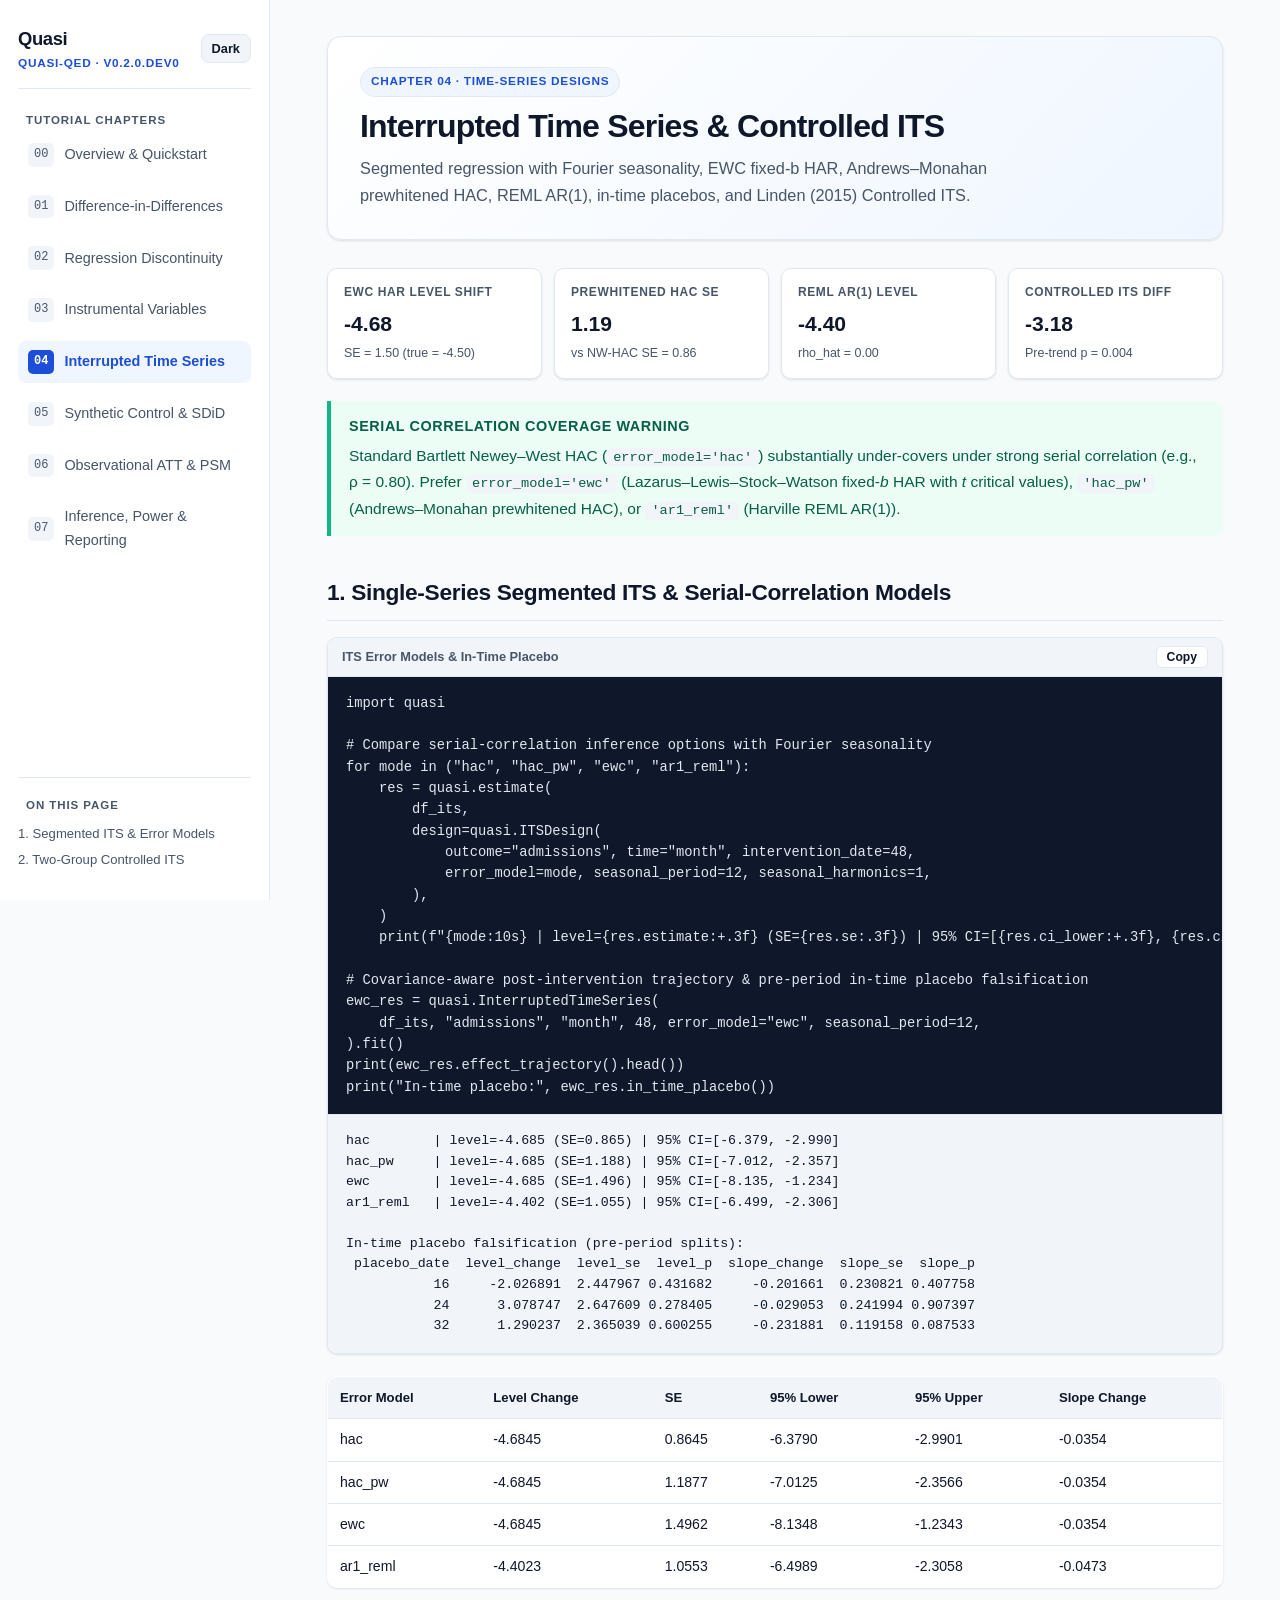
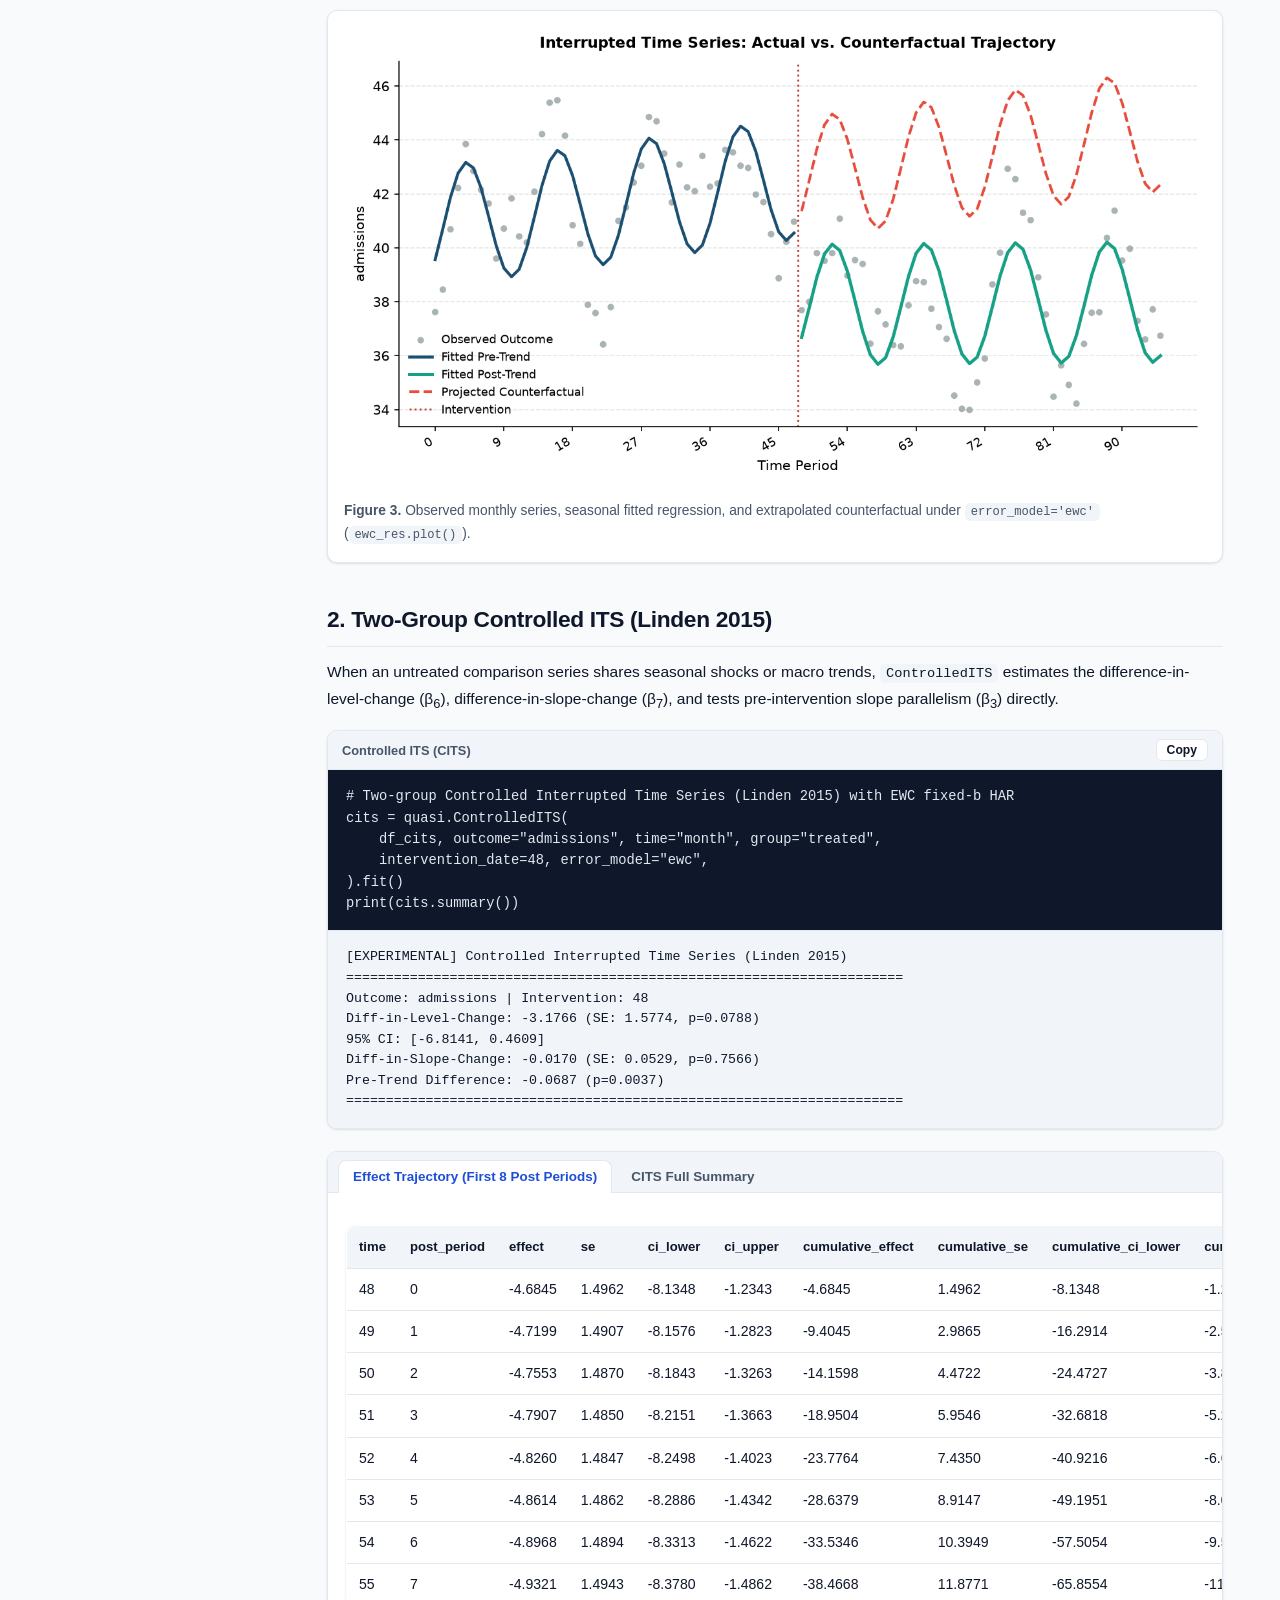
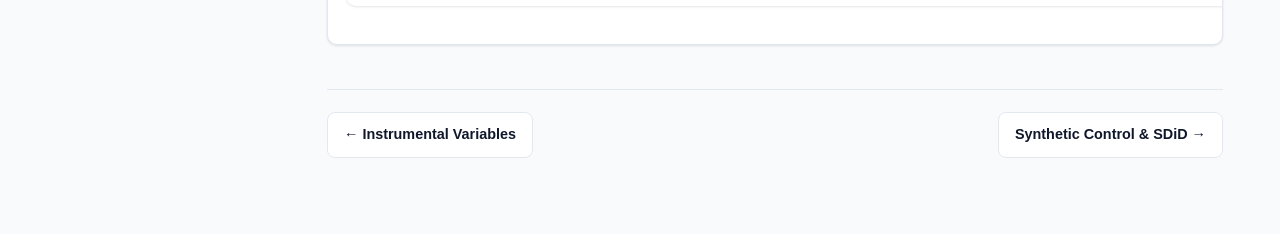
<file: docs/tutorial/its.html>
<!DOCTYPE html>
<html lang="en">
<head>
  <meta charset="UTF-8" />
  <meta name="viewport" content="width=device-width, initial-scale=1.0" />
  <title>Interrupted Time Series &amp; Controlled ITS — Quasi Tutorial</title>
  <link rel="stylesheet" href="assets/style.css" />
</head>
<body>
  <div class="layout">
    <aside class="sidebar">
      <div class="brand">
        <a class="brand-title" href="index.html">
          Quasi
          <span class="brand-sub">quasi-qed · v0.2.0.dev0</span>
        </a>
        <button id="theme-toggle" class="theme-btn" type="button">Dark</button>
      </div>
      <div>
        <div class="nav-section-label">Tutorial Chapters</div>
        <ul class="nav-list">
          <li><a class="nav-link" href="index.html"><span class="nav-num">00</span><span>Overview &amp; Quickstart</span></a></li><li><a class="nav-link" href="did.html"><span class="nav-num">01</span><span>Difference-in-Differences</span></a></li><li><a class="nav-link" href="rdd.html"><span class="nav-num">02</span><span>Regression Discontinuity</span></a></li><li><a class="nav-link" href="iv.html"><span class="nav-num">03</span><span>Instrumental Variables</span></a></li><li><a class="nav-link active" href="its.html"><span class="nav-num">04</span><span>Interrupted Time Series</span></a></li><li><a class="nav-link" href="synthetic.html"><span class="nav-num">05</span><span>Synthetic Control &amp; SDiD</span></a></li><li><a class="nav-link" href="observational.html"><span class="nav-num">06</span><span>Observational ATT &amp; PSM</span></a></li><li><a class="nav-link" href="inference-power-reporting.html"><span class="nav-num">07</span><span>Inference, Power &amp; Reporting</span></a></li>
        </ul>
      </div>
      <div class="toc-box">
        <div class="nav-section-label">On This Page</div>
        <ul><li><a href="#single">1. Segmented ITS &amp; Error Models</a></li><li><a href="#cits">2. Two-Group Controlled ITS</a></li></ul>
      </div>
    </aside>
    <main class="main">
      <section class="hero">
        <span class="badge">Chapter 04 · Time-Series Designs</span>
        <h1>Interrupted Time Series &amp; Controlled ITS</h1>
        <p>Segmented regression with Fourier seasonality, EWC fixed-b HAR, Andrews–Monahan prewhitened HAC, REML AR(1), in-time placebos, and Linden (2015) Controlled ITS.</p>
      </section>
      <div class="kpi-row"><div class="kpi"><div class="kpi-label">EWC HAR Level Shift</div><div class="kpi-val">-4.68</div><div class="kpi-sub">SE = 1.50 (true = -4.50)</div></div><div class="kpi"><div class="kpi-label">Prewhitened HAC SE</div><div class="kpi-val">1.19</div><div class="kpi-sub">vs NW-HAC SE = 0.86</div></div><div class="kpi"><div class="kpi-label">REML AR(1) Level</div><div class="kpi-val">-4.40</div><div class="kpi-sub">rho_hat = 0.00</div></div><div class="kpi"><div class="kpi-label">Controlled ITS Diff</div><div class="kpi-val">-3.18</div><div class="kpi-sub">Pre-trend p = 0.004</div></div></div><div class="callout good"><div class="callout-title">Serial Correlation Coverage Warning</div><div>Standard Bartlett Newey–West HAC (<code>error_model='hac'</code>) substantially under-covers under strong serial correlation (e.g., &rho; = 0.80). Prefer <code>error_model='ewc'</code> (Lazarus–Lewis–Stock–Watson fixed-<em>b</em> HAR with <em>t</em> critical values), <code>'hac_pw'</code> (Andrews–Monahan prewhitened HAC), or <code>'ar1_reml'</code> (Harville REML AR(1)).</div></div><h2 id="single">1. Single-Series Segmented ITS &amp; Serial-Correlation Models</h2><div class="code-card"><div class="code-header"><span>ITS Error Models &amp; In-Time Placebo</span><button class="copy-btn" type="button">Copy</button></div><pre><code>import quasi

# Compare serial-correlation inference options with Fourier seasonality
for mode in (&quot;hac&quot;, &quot;hac_pw&quot;, &quot;ewc&quot;, &quot;ar1_reml&quot;):
    res = quasi.estimate(
        df_its,
        design=quasi.ITSDesign(
            outcome=&quot;admissions&quot;, time=&quot;month&quot;, intervention_date=48,
            error_model=mode, seasonal_period=12, seasonal_harmonics=1,
        ),
    )
    print(f&quot;{mode:10s} | level={res.estimate:+.3f} (SE={res.se:.3f}) | 95% CI=[{res.ci_lower:+.3f}, {res.ci_upper:+.3f}]&quot;)

# Covariance-aware post-intervention trajectory &amp; pre-period in-time placebo falsification
ewc_res = quasi.InterruptedTimeSeries(
    df_its, &quot;admissions&quot;, &quot;month&quot;, 48, error_model=&quot;ewc&quot;, seasonal_period=12,
).fit()
print(ewc_res.effect_trajectory().head())
print(&quot;In-time placebo:&quot;, ewc_res.in_time_placebo())</code></pre><pre class="output-pre"><code>hac        | level=-4.685 (SE=0.865) | 95% CI=[-6.379, -2.990]
hac_pw     | level=-4.685 (SE=1.188) | 95% CI=[-7.012, -2.357]
ewc        | level=-4.685 (SE=1.496) | 95% CI=[-8.135, -1.234]
ar1_reml   | level=-4.402 (SE=1.055) | 95% CI=[-6.499, -2.306]

In-time placebo falsification (pre-period splits):
 placebo_date  level_change  level_se  level_p  slope_change  slope_se  slope_p
           16     -2.026891  2.447967 0.431682     -0.201661  0.230821 0.407758
           24      3.078747  2.647609 0.278405     -0.029053  0.241994 0.907397
           32      1.290237  2.365039 0.600255     -0.231881  0.119158 0.087533</code></pre></div><table class="data-table"><thead><tr><th>Error Model</th><th>Level Change</th><th>SE</th><th>95% Lower</th><th>95% Upper</th><th>Slope Change</th></tr></thead><tbody><tr><td>hac</td><td>-4.6845</td><td>0.8645</td><td>-6.3790</td><td>-2.9901</td><td>-0.0354</td></tr><tr><td>hac_pw</td><td>-4.6845</td><td>1.1877</td><td>-7.0125</td><td>-2.3566</td><td>-0.0354</td></tr><tr><td>ewc</td><td>-4.6845</td><td>1.4962</td><td>-8.1348</td><td>-1.2343</td><td>-0.0354</td></tr><tr><td>ar1_reml</td><td>-4.4023</td><td>1.0553</td><td>-6.4989</td><td>-2.3058</td><td>-0.0473</td></tr></tbody></table><div class="figure-card"><img src="assets/its_trajectory.png" alt="Interrupted Time Series trajectory and counterfactual extrapolation" loading="lazy" /><div class="figure-caption"><strong>Figure 3.</strong> Observed monthly series, seasonal fitted regression, and extrapolated counterfactual under <code>error_model='ewc'</code> (<code>ewc_res.plot()</code>).</div></div><h2 id="cits">2. Two-Group Controlled ITS (Linden 2015)</h2><p>When an untreated comparison series shares seasonal shocks or macro trends, <code>ControlledITS</code> estimates the difference-in-level-change (&beta;<sub>6</sub>), difference-in-slope-change (&beta;<sub>7</sub>), and tests pre-intervention slope parallelism (&beta;<sub>3</sub>) directly.</p><div class="code-card"><div class="code-header"><span>Controlled ITS (CITS)</span><button class="copy-btn" type="button">Copy</button></div><pre><code># Two-group Controlled Interrupted Time Series (Linden 2015) with EWC fixed-b HAR
cits = quasi.ControlledITS(
    df_cits, outcome=&quot;admissions&quot;, time=&quot;month&quot;, group=&quot;treated&quot;,
    intervention_date=48, error_model=&quot;ewc&quot;,
).fit()
print(cits.summary())</code></pre><pre class="output-pre"><code>[EXPERIMENTAL] Controlled Interrupted Time Series (Linden 2015)
======================================================================
Outcome: admissions | Intervention: 48
Diff-in-Level-Change: -3.1766 (SE: 1.5774, p=0.0788)
95% CI: [-6.8141, 0.4609]
Diff-in-Slope-Change: -0.0170 (SE: 0.0529, p=0.7566)
Pre-Trend Difference: -0.0687 (p=0.0037)
======================================================================</code></pre></div><div class="tabs"><div class="tab-bar"><button type="button" class="tab-btn active">Effect Trajectory (First 8 Post Periods)</button><button type="button" class="tab-btn">CITS Full Summary</button></div><div class="tab-panel active"><table class="data-table"><thead><tr><th>time</th><th>post_period</th><th>effect</th><th>se</th><th>ci_lower</th><th>ci_upper</th><th>cumulative_effect</th><th>cumulative_se</th><th>cumulative_ci_lower</th><th>cumulative_ci_upper</th></tr></thead><tbody><tr><td>48</td><td>0</td><td>-4.6845</td><td>1.4962</td><td>-8.1348</td><td>-1.2343</td><td>-4.6845</td><td>1.4962</td><td>-8.1348</td><td>-1.2343</td></tr><tr><td>49</td><td>1</td><td>-4.7199</td><td>1.4907</td><td>-8.1576</td><td>-1.2823</td><td>-9.4045</td><td>2.9865</td><td>-16.2914</td><td>-2.5175</td></tr><tr><td>50</td><td>2</td><td>-4.7553</td><td>1.4870</td><td>-8.1843</td><td>-1.3263</td><td>-14.1598</td><td>4.4722</td><td>-24.4727</td><td>-3.8468</td></tr><tr><td>51</td><td>3</td><td>-4.7907</td><td>1.4850</td><td>-8.2151</td><td>-1.3663</td><td>-18.9504</td><td>5.9546</td><td>-32.6818</td><td>-5.2190</td></tr><tr><td>52</td><td>4</td><td>-4.8260</td><td>1.4847</td><td>-8.2498</td><td>-1.4023</td><td>-23.7764</td><td>7.4350</td><td>-40.9216</td><td>-6.6313</td></tr><tr><td>53</td><td>5</td><td>-4.8614</td><td>1.4862</td><td>-8.2886</td><td>-1.4342</td><td>-28.6379</td><td>8.9147</td><td>-49.1951</td><td>-8.0806</td></tr><tr><td>54</td><td>6</td><td>-4.8968</td><td>1.4894</td><td>-8.3313</td><td>-1.4622</td><td>-33.5346</td><td>10.3949</td><td>-57.5054</td><td>-9.5638</td></tr><tr><td>55</td><td>7</td><td>-4.9321</td><td>1.4943</td><td>-8.3780</td><td>-1.4862</td><td>-38.4668</td><td>11.8771</td><td>-65.8554</td><td>-11.0781</td></tr></tbody></table></div><div class="tab-panel"><pre><code>[EXPERIMENTAL] Controlled Interrupted Time Series (Linden 2015)
======================================================================
Outcome: admissions | Intervention: 48
Diff-in-Level-Change: -3.1766 (SE: 1.5774, p=0.0788)
95% CI: [-6.8141, 0.4609]
Diff-in-Slope-Change: -0.0170 (SE: 0.0529, p=0.7566)
Pre-Trend Difference: -0.0687 (p=0.0037)
======================================================================</code></pre></div></div>
      <nav class="pager"><a href="iv.html">&larr; Instrumental Variables</a><a href="synthetic.html">Synthetic Control &amp; SDiD &rarr;</a></nav>
    </main>
  </div>
  <script src="assets/app.js"></script>
</body>
</html>
</file>
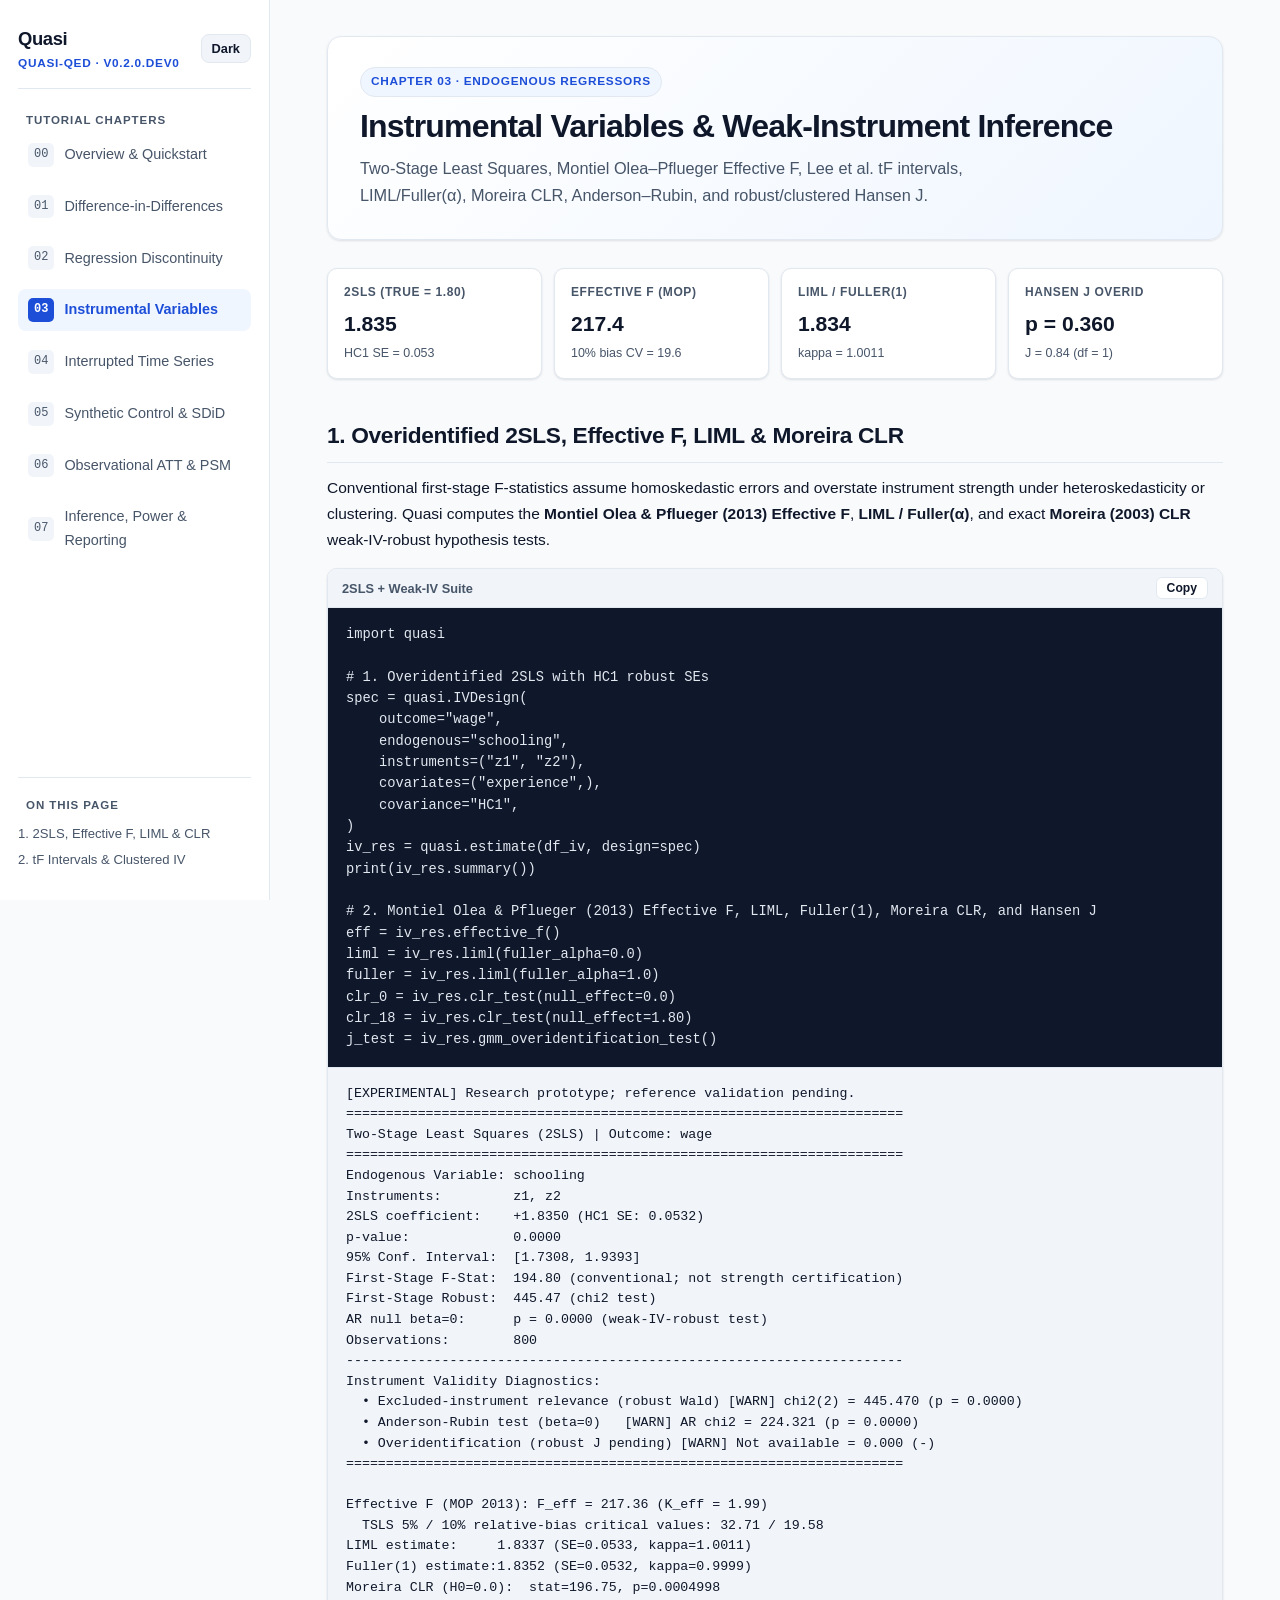
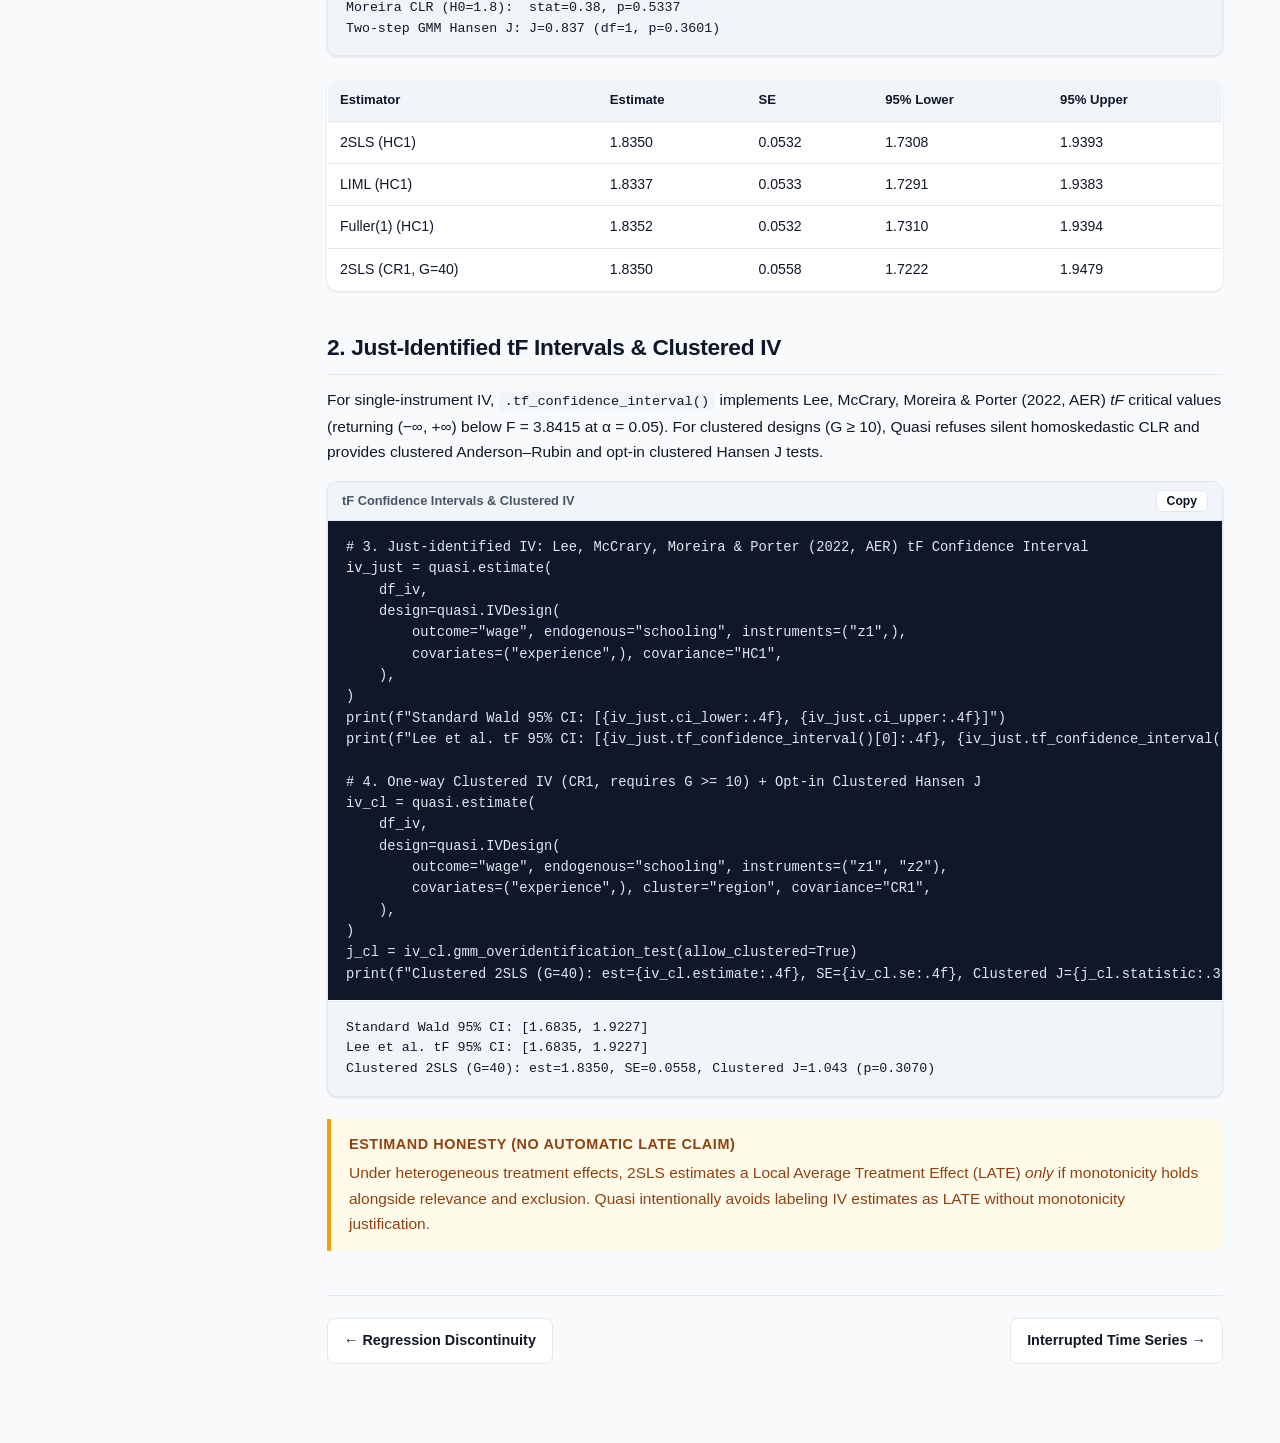
<file: docs/tutorial/iv.html>
<!DOCTYPE html>
<html lang="en">
<head>
  <meta charset="UTF-8" />
  <meta name="viewport" content="width=device-width, initial-scale=1.0" />
  <title>Instrumental Variables &amp; Weak-Instrument Inference — Quasi Tutorial</title>
  <link rel="stylesheet" href="assets/style.css" />
</head>
<body>
  <div class="layout">
    <aside class="sidebar">
      <div class="brand">
        <a class="brand-title" href="index.html">
          Quasi
          <span class="brand-sub">quasi-qed · v0.2.0.dev0</span>
        </a>
        <button id="theme-toggle" class="theme-btn" type="button">Dark</button>
      </div>
      <div>
        <div class="nav-section-label">Tutorial Chapters</div>
        <ul class="nav-list">
          <li><a class="nav-link" href="index.html"><span class="nav-num">00</span><span>Overview &amp; Quickstart</span></a></li><li><a class="nav-link" href="did.html"><span class="nav-num">01</span><span>Difference-in-Differences</span></a></li><li><a class="nav-link" href="rdd.html"><span class="nav-num">02</span><span>Regression Discontinuity</span></a></li><li><a class="nav-link active" href="iv.html"><span class="nav-num">03</span><span>Instrumental Variables</span></a></li><li><a class="nav-link" href="its.html"><span class="nav-num">04</span><span>Interrupted Time Series</span></a></li><li><a class="nav-link" href="synthetic.html"><span class="nav-num">05</span><span>Synthetic Control &amp; SDiD</span></a></li><li><a class="nav-link" href="observational.html"><span class="nav-num">06</span><span>Observational ATT &amp; PSM</span></a></li><li><a class="nav-link" href="inference-power-reporting.html"><span class="nav-num">07</span><span>Inference, Power &amp; Reporting</span></a></li>
        </ul>
      </div>
      <div class="toc-box">
        <div class="nav-section-label">On This Page</div>
        <ul><li><a href="#overid">1. 2SLS, Effective F, LIML &amp; CLR</a></li><li><a href="#tf-cluster">2. tF Intervals &amp; Clustered IV</a></li></ul>
      </div>
    </aside>
    <main class="main">
      <section class="hero">
        <span class="badge">Chapter 03 · Endogenous Regressors</span>
        <h1>Instrumental Variables &amp; Weak-Instrument Inference</h1>
        <p>Two-Stage Least Squares, Montiel Olea–Pflueger Effective F, Lee et al. tF intervals, LIML/Fuller(α), Moreira CLR, Anderson–Rubin, and robust/clustered Hansen J.</p>
      </section>
      <div class="kpi-row"><div class="kpi"><div class="kpi-label">2SLS (True = 1.80)</div><div class="kpi-val">1.835</div><div class="kpi-sub">HC1 SE = 0.053</div></div><div class="kpi"><div class="kpi-label">Effective F (MOP)</div><div class="kpi-val">217.4</div><div class="kpi-sub">10% bias CV = 19.6</div></div><div class="kpi"><div class="kpi-label">LIML / Fuller(1)</div><div class="kpi-val">1.834</div><div class="kpi-sub">kappa = 1.0011</div></div><div class="kpi"><div class="kpi-label">Hansen J Overid</div><div class="kpi-val">p = 0.360</div><div class="kpi-sub">J = 0.84 (df = 1)</div></div></div><h2 id="overid">1. Overidentified 2SLS, Effective F, LIML &amp; Moreira CLR</h2><p>Conventional first-stage F-statistics assume homoskedastic errors and overstate instrument strength under heteroskedasticity or clustering. Quasi computes the <strong>Montiel Olea &amp; Pflueger (2013) Effective F</strong>, <strong>LIML / Fuller(&alpha;)</strong>, and exact <strong>Moreira (2003) CLR</strong> weak-IV-robust hypothesis tests.</p><div class="code-card"><div class="code-header"><span>2SLS + Weak-IV Suite</span><button class="copy-btn" type="button">Copy</button></div><pre><code>import quasi

# 1. Overidentified 2SLS with HC1 robust SEs
spec = quasi.IVDesign(
    outcome=&quot;wage&quot;,
    endogenous=&quot;schooling&quot;,
    instruments=(&quot;z1&quot;, &quot;z2&quot;),
    covariates=(&quot;experience&quot;,),
    covariance=&quot;HC1&quot;,
)
iv_res = quasi.estimate(df_iv, design=spec)
print(iv_res.summary())

# 2. Montiel Olea &amp; Pflueger (2013) Effective F, LIML, Fuller(1), Moreira CLR, and Hansen J
eff = iv_res.effective_f()
liml = iv_res.liml(fuller_alpha=0.0)
fuller = iv_res.liml(fuller_alpha=1.0)
clr_0 = iv_res.clr_test(null_effect=0.0)
clr_18 = iv_res.clr_test(null_effect=1.80)
j_test = iv_res.gmm_overidentification_test()</code></pre><pre class="output-pre"><code>[EXPERIMENTAL] Research prototype; reference validation pending.
======================================================================
Two-Stage Least Squares (2SLS) | Outcome: wage
======================================================================
Endogenous Variable: schooling
Instruments:         z1, z2
2SLS coefficient:    +1.8350 (HC1 SE: 0.0532)
p-value:             0.0000
95% Conf. Interval:  [1.7308, 1.9393]
First-Stage F-Stat:  194.80 (conventional; not strength certification)
First-Stage Robust:  445.47 (chi2 test)
AR null beta=0:      p = 0.0000 (weak-IV-robust test)
Observations:        800
----------------------------------------------------------------------
Instrument Validity Diagnostics:
  • Excluded-instrument relevance (robust Wald) [WARN] chi2(2) = 445.470 (p = 0.0000)
  • Anderson-Rubin test (beta=0)   [WARN] AR chi2 = 224.321 (p = 0.0000)
  • Overidentification (robust J pending) [WARN] Not available = 0.000 (-)
======================================================================

Effective F (MOP 2013): F_eff = 217.36 (K_eff = 1.99)
  TSLS 5% / 10% relative-bias critical values: 32.71 / 19.58
LIML estimate:     1.8337 (SE=0.0533, kappa=1.0011)
Fuller(1) estimate:1.8352 (SE=0.0532, kappa=0.9999)
Moreira CLR (H0=0.0):  stat=196.75, p=0.0004998
Moreira CLR (H0=1.8):  stat=0.38, p=0.5337
Two-step GMM Hansen J: J=0.837 (df=1, p=0.3601)</code></pre></div><table class="data-table"><thead><tr><th>Estimator</th><th>Estimate</th><th>SE</th><th>95% Lower</th><th>95% Upper</th></tr></thead><tbody><tr><td>2SLS (HC1)</td><td>1.8350</td><td>0.0532</td><td>1.7308</td><td>1.9393</td></tr><tr><td>LIML (HC1)</td><td>1.8337</td><td>0.0533</td><td>1.7291</td><td>1.9383</td></tr><tr><td>Fuller(1) (HC1)</td><td>1.8352</td><td>0.0532</td><td>1.7310</td><td>1.9394</td></tr><tr><td>2SLS (CR1, G=40)</td><td>1.8350</td><td>0.0558</td><td>1.7222</td><td>1.9479</td></tr></tbody></table><h2 id="tf-cluster">2. Just-Identified tF Intervals &amp; Clustered IV</h2><p>For single-instrument IV, <code>.tf_confidence_interval()</code> implements Lee, McCrary, Moreira &amp; Porter (2022, AER) <em>tF</em> critical values (returning (&minus;&infin;, +&infin;) below F = 3.8415 at &alpha; = 0.05). For clustered designs (G &ge; 10), Quasi refuses silent homoskedastic CLR and provides clustered Anderson–Rubin and opt-in clustered Hansen J tests.</p><div class="code-card"><div class="code-header"><span>tF Confidence Intervals &amp; Clustered IV</span><button class="copy-btn" type="button">Copy</button></div><pre><code># 3. Just-identified IV: Lee, McCrary, Moreira &amp; Porter (2022, AER) tF Confidence Interval
iv_just = quasi.estimate(
    df_iv,
    design=quasi.IVDesign(
        outcome=&quot;wage&quot;, endogenous=&quot;schooling&quot;, instruments=(&quot;z1&quot;,),
        covariates=(&quot;experience&quot;,), covariance=&quot;HC1&quot;,
    ),
)
print(f&quot;Standard Wald 95% CI: [{iv_just.ci_lower:.4f}, {iv_just.ci_upper:.4f}]&quot;)
print(f&quot;Lee et al. tF 95% CI: [{iv_just.tf_confidence_interval()[0]:.4f}, {iv_just.tf_confidence_interval()[1]:.4f}]&quot;)

# 4. One-way Clustered IV (CR1, requires G &gt;= 10) + Opt-in Clustered Hansen J
iv_cl = quasi.estimate(
    df_iv,
    design=quasi.IVDesign(
        outcome=&quot;wage&quot;, endogenous=&quot;schooling&quot;, instruments=(&quot;z1&quot;, &quot;z2&quot;),
        covariates=(&quot;experience&quot;,), cluster=&quot;region&quot;, covariance=&quot;CR1&quot;,
    ),
)
j_cl = iv_cl.gmm_overidentification_test(allow_clustered=True)
print(f&quot;Clustered 2SLS (G=40): est={iv_cl.estimate:.4f}, SE={iv_cl.se:.4f}, Clustered J={j_cl.statistic:.3f} (p={j_cl.p_value:.4f})&quot;)</code></pre><pre class="output-pre"><code>Standard Wald 95% CI: [1.6835, 1.9227]
Lee et al. tF 95% CI: [1.6835, 1.9227]
Clustered 2SLS (G=40): est=1.8350, SE=0.0558, Clustered J=1.043 (p=0.3070)</code></pre></div><div class="callout warn"><div class="callout-title">Estimand Honesty (No Automatic LATE Claim)</div><div>Under heterogeneous treatment effects, 2SLS estimates a Local Average Treatment Effect (LATE) <em>only</em> if monotonicity holds alongside relevance and exclusion. Quasi intentionally avoids labeling IV estimates as LATE without monotonicity justification.</div></div>
      <nav class="pager"><a href="rdd.html">&larr; Regression Discontinuity</a><a href="its.html">Interrupted Time Series &rarr;</a></nav>
    </main>
  </div>
  <script src="assets/app.js"></script>
</body>
</html>
</file>
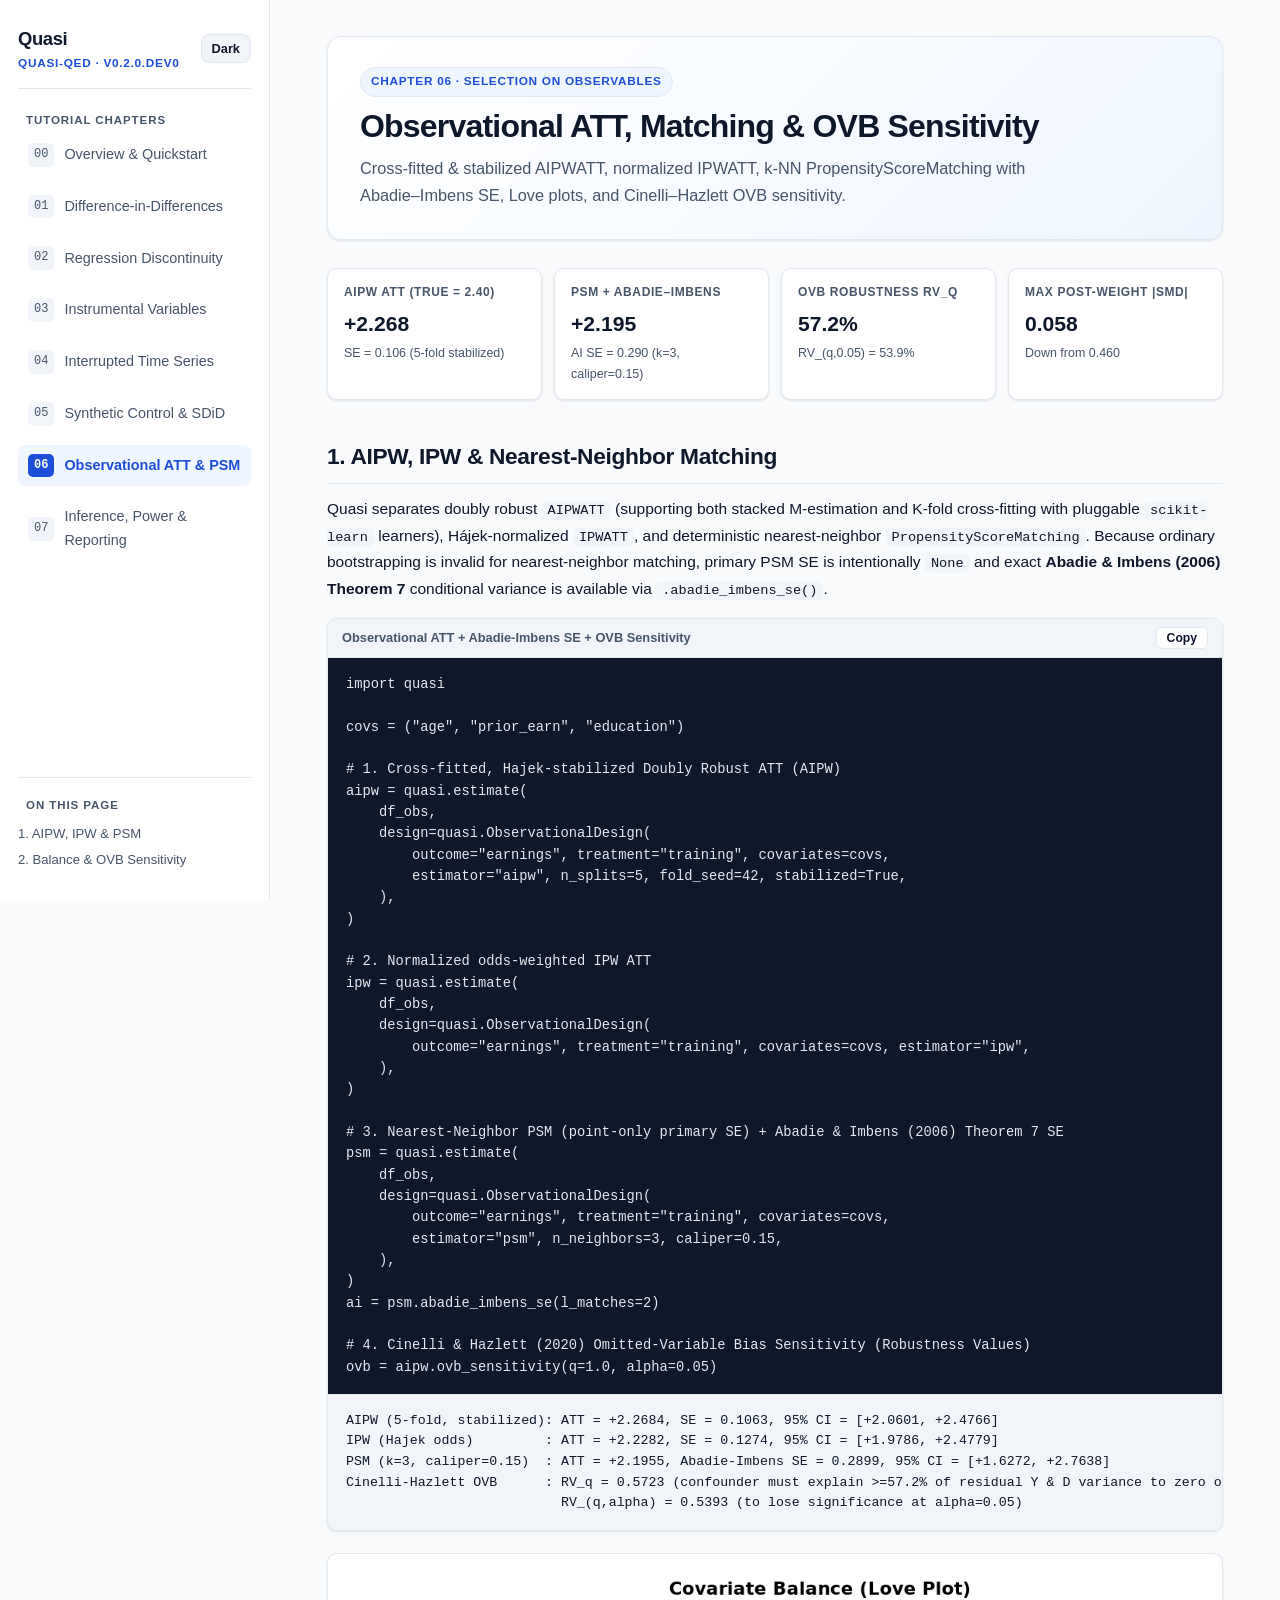
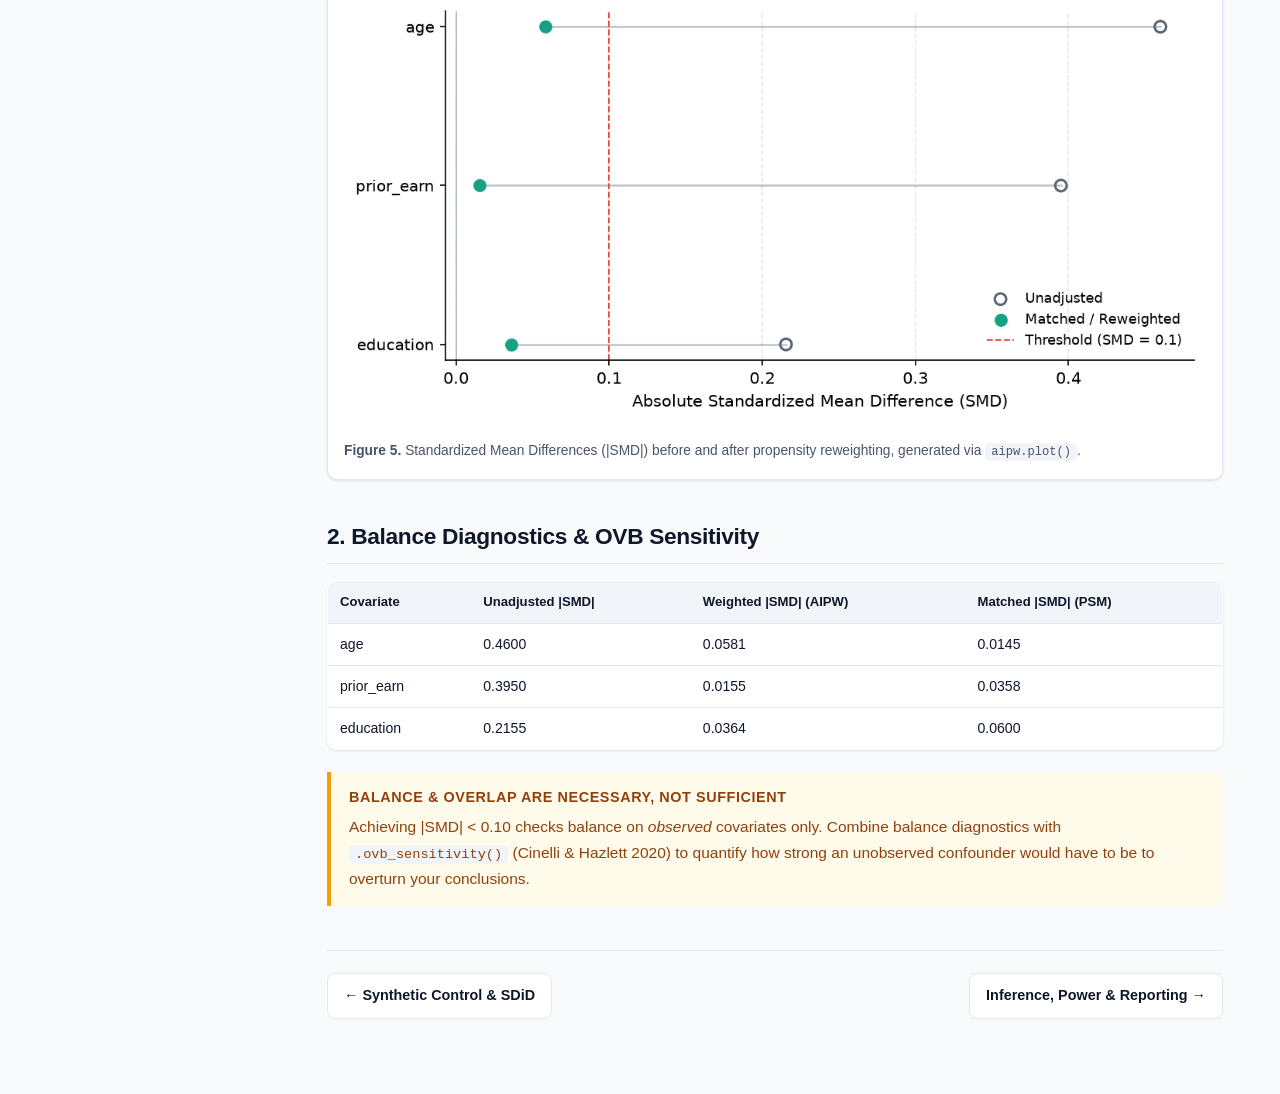
<file: docs/tutorial/observational.html>
<!DOCTYPE html>
<html lang="en">
<head>
  <meta charset="UTF-8" />
  <meta name="viewport" content="width=device-width, initial-scale=1.0" />
  <title>Observational ATT, Matching &amp; OVB Sensitivity — Quasi Tutorial</title>
  <link rel="stylesheet" href="assets/style.css" />
</head>
<body>
  <div class="layout">
    <aside class="sidebar">
      <div class="brand">
        <a class="brand-title" href="index.html">
          Quasi
          <span class="brand-sub">quasi-qed · v0.2.0.dev0</span>
        </a>
        <button id="theme-toggle" class="theme-btn" type="button">Dark</button>
      </div>
      <div>
        <div class="nav-section-label">Tutorial Chapters</div>
        <ul class="nav-list">
          <li><a class="nav-link" href="index.html"><span class="nav-num">00</span><span>Overview &amp; Quickstart</span></a></li><li><a class="nav-link" href="did.html"><span class="nav-num">01</span><span>Difference-in-Differences</span></a></li><li><a class="nav-link" href="rdd.html"><span class="nav-num">02</span><span>Regression Discontinuity</span></a></li><li><a class="nav-link" href="iv.html"><span class="nav-num">03</span><span>Instrumental Variables</span></a></li><li><a class="nav-link" href="its.html"><span class="nav-num">04</span><span>Interrupted Time Series</span></a></li><li><a class="nav-link" href="synthetic.html"><span class="nav-num">05</span><span>Synthetic Control &amp; SDiD</span></a></li><li><a class="nav-link active" href="observational.html"><span class="nav-num">06</span><span>Observational ATT &amp; PSM</span></a></li><li><a class="nav-link" href="inference-power-reporting.html"><span class="nav-num">07</span><span>Inference, Power &amp; Reporting</span></a></li>
        </ul>
      </div>
      <div class="toc-box">
        <div class="nav-section-label">On This Page</div>
        <ul><li><a href="#estimators">1. AIPW, IPW &amp; PSM</a></li><li><a href="#balance">2. Balance &amp; OVB Sensitivity</a></li></ul>
      </div>
    </aside>
    <main class="main">
      <section class="hero">
        <span class="badge">Chapter 06 · Selection on Observables</span>
        <h1>Observational ATT, Matching &amp; OVB Sensitivity</h1>
        <p>Cross-fitted & stabilized AIPWATT, normalized IPWATT, k-NN PropensityScoreMatching with Abadie–Imbens SE, Love plots, and Cinelli–Hazlett OVB sensitivity.</p>
      </section>
      <div class="kpi-row"><div class="kpi"><div class="kpi-label">AIPW ATT (True = 2.40)</div><div class="kpi-val">+2.268</div><div class="kpi-sub">SE = 0.106 (5-fold stabilized)</div></div><div class="kpi"><div class="kpi-label">PSM + Abadie–Imbens</div><div class="kpi-val">+2.195</div><div class="kpi-sub">AI SE = 0.290 (k=3, caliper=0.15)</div></div><div class="kpi"><div class="kpi-label">OVB Robustness RV_q</div><div class="kpi-val">57.2%</div><div class="kpi-sub">RV_(q,0.05) = 53.9%</div></div><div class="kpi"><div class="kpi-label">Max Post-Weight |SMD|</div><div class="kpi-val">0.058</div><div class="kpi-sub">Down from 0.460</div></div></div><h2 id="estimators">1. AIPW, IPW &amp; Nearest-Neighbor Matching</h2><p>Quasi separates doubly robust <code>AIPWATT</code> (supporting both stacked M-estimation and K-fold cross-fitting with pluggable <code>scikit-learn</code> learners), Hájek-normalized <code>IPWATT</code>, and deterministic nearest-neighbor <code>PropensityScoreMatching</code>. Because ordinary bootstrapping is invalid for nearest-neighbor matching, primary PSM SE is intentionally <code>None</code> and exact <strong>Abadie &amp; Imbens (2006) Theorem 7</strong> conditional variance is available via <code>.abadie_imbens_se()</code>.</p><div class="code-card"><div class="code-header"><span>Observational ATT + Abadie-Imbens SE + OVB Sensitivity</span><button class="copy-btn" type="button">Copy</button></div><pre><code>import quasi

covs = (&quot;age&quot;, &quot;prior_earn&quot;, &quot;education&quot;)

# 1. Cross-fitted, Hajek-stabilized Doubly Robust ATT (AIPW)
aipw = quasi.estimate(
    df_obs,
    design=quasi.ObservationalDesign(
        outcome=&quot;earnings&quot;, treatment=&quot;training&quot;, covariates=covs,
        estimator=&quot;aipw&quot;, n_splits=5, fold_seed=42, stabilized=True,
    ),
)

# 2. Normalized odds-weighted IPW ATT
ipw = quasi.estimate(
    df_obs,
    design=quasi.ObservationalDesign(
        outcome=&quot;earnings&quot;, treatment=&quot;training&quot;, covariates=covs, estimator=&quot;ipw&quot;,
    ),
)

# 3. Nearest-Neighbor PSM (point-only primary SE) + Abadie &amp; Imbens (2006) Theorem 7 SE
psm = quasi.estimate(
    df_obs,
    design=quasi.ObservationalDesign(
        outcome=&quot;earnings&quot;, treatment=&quot;training&quot;, covariates=covs,
        estimator=&quot;psm&quot;, n_neighbors=3, caliper=0.15,
    ),
)
ai = psm.abadie_imbens_se(l_matches=2)

# 4. Cinelli &amp; Hazlett (2020) Omitted-Variable Bias Sensitivity (Robustness Values)
ovb = aipw.ovb_sensitivity(q=1.0, alpha=0.05)</code></pre><pre class="output-pre"><code>AIPW (5-fold, stabilized): ATT = +2.2684, SE = 0.1063, 95% CI = [+2.0601, +2.4766]
IPW (Hajek odds)         : ATT = +2.2282, SE = 0.1274, 95% CI = [+1.9786, +2.4779]
PSM (k=3, caliper=0.15)  : ATT = +2.1955, Abadie-Imbens SE = 0.2899, 95% CI = [+1.6272, +2.7638]
Cinelli-Hazlett OVB      : RV_q = 0.5723 (confounder must explain &gt;=57.2% of residual Y &amp; D variance to zero out ATT);
                           RV_(q,alpha) = 0.5393 (to lose significance at alpha=0.05)</code></pre></div><div class="figure-card"><img src="assets/obs_love_plot.png" alt="Covariate balance Love plot generated by Quasi" loading="lazy" /><div class="figure-caption"><strong>Figure 5.</strong> Standardized Mean Differences (|SMD|) before and after propensity reweighting, generated via <code>aipw.plot()</code>.</div></div><h2 id="balance">2. Balance Diagnostics &amp; OVB Sensitivity</h2><table class="data-table"><thead><tr><th>Covariate</th><th>Unadjusted |SMD|</th><th>Weighted |SMD| (AIPW)</th><th>Matched |SMD| (PSM)</th></tr></thead><tbody><tr><td>age</td><td>0.4600</td><td>0.0581</td><td>0.0145</td></tr><tr><td>prior_earn</td><td>0.3950</td><td>0.0155</td><td>0.0358</td></tr><tr><td>education</td><td>0.2155</td><td>0.0364</td><td>0.0600</td></tr></tbody></table><div class="callout warn"><div class="callout-title">Balance &amp; Overlap Are Necessary, Not Sufficient</div><div>Achieving |SMD| &lt; 0.10 checks balance on <em>observed</em> covariates only. Combine balance diagnostics with <code>.ovb_sensitivity()</code> (Cinelli &amp; Hazlett 2020) to quantify how strong an unobserved confounder would have to be to overturn your conclusions.</div></div>
      <nav class="pager"><a href="synthetic.html">&larr; Synthetic Control &amp; SDiD</a><a href="inference-power-reporting.html">Inference, Power &amp; Reporting &rarr;</a></nav>
    </main>
  </div>
  <script src="assets/app.js"></script>
</body>
</html>
</file>
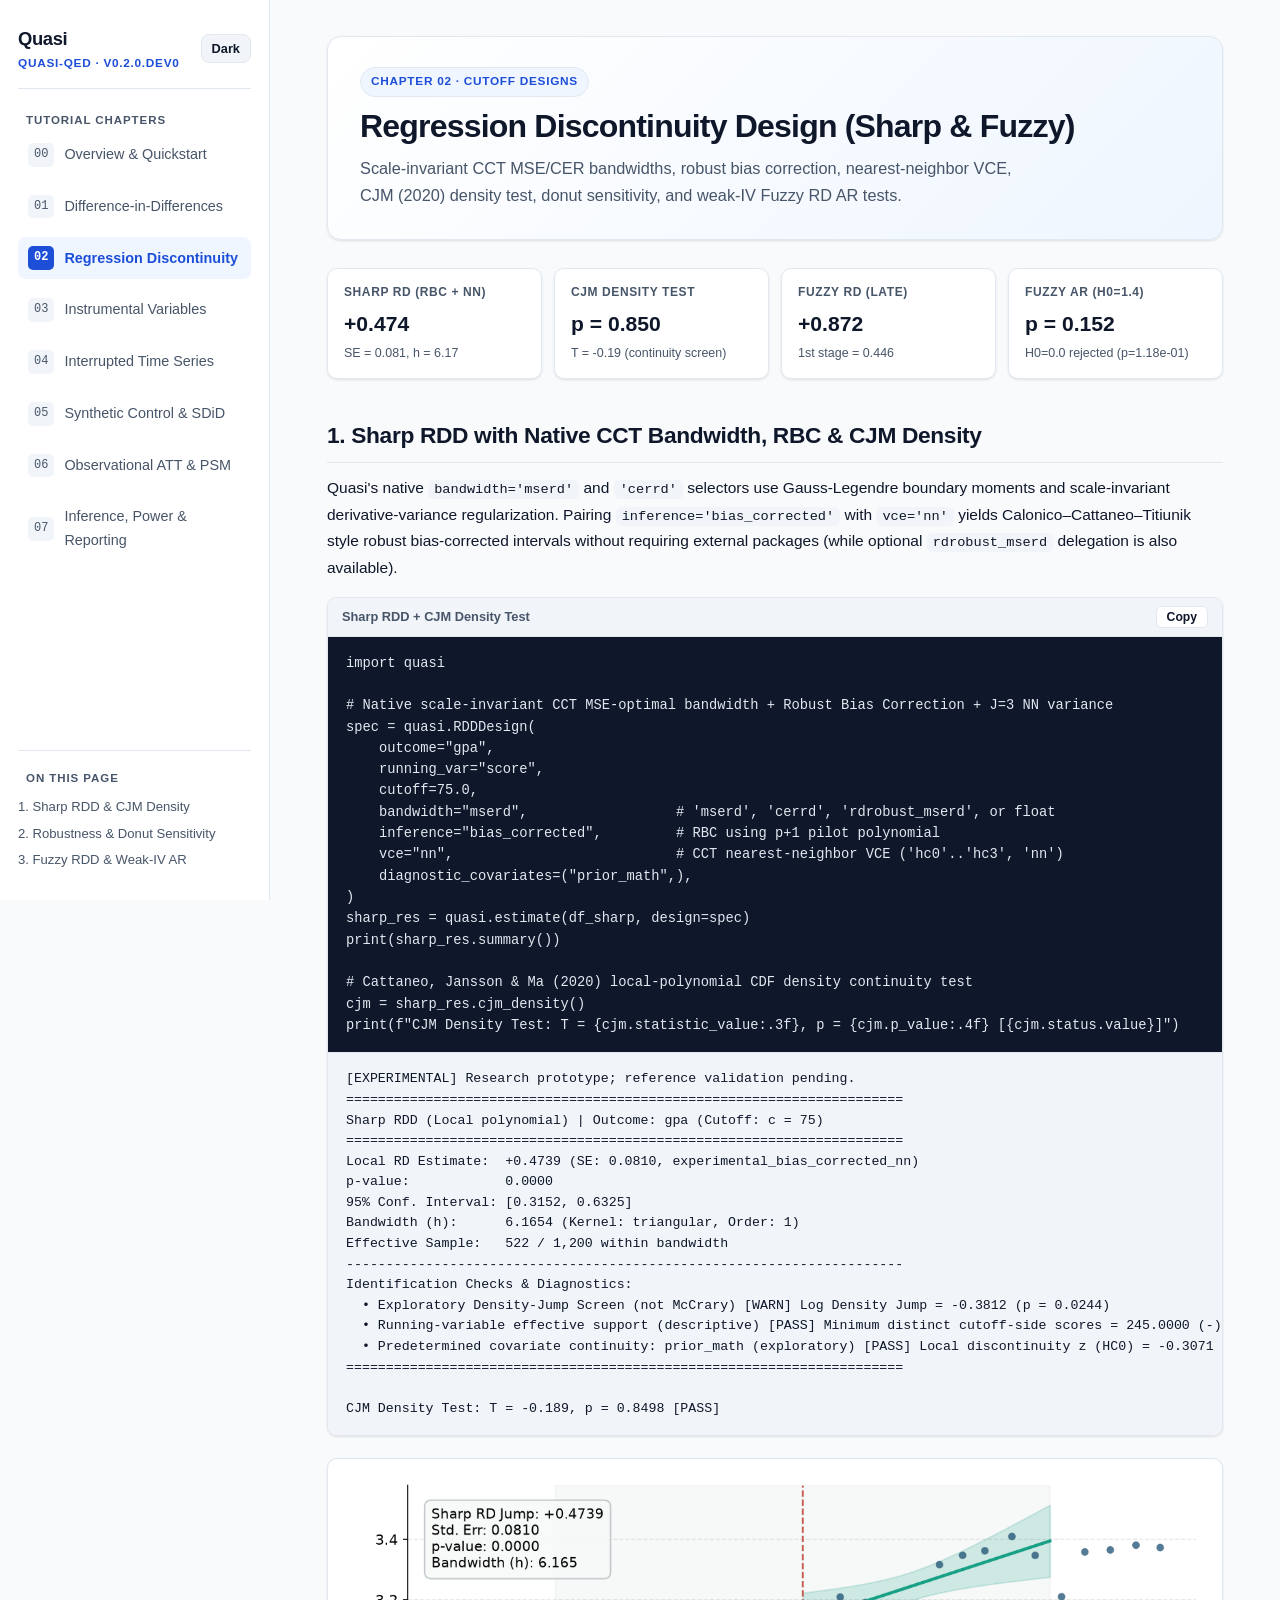
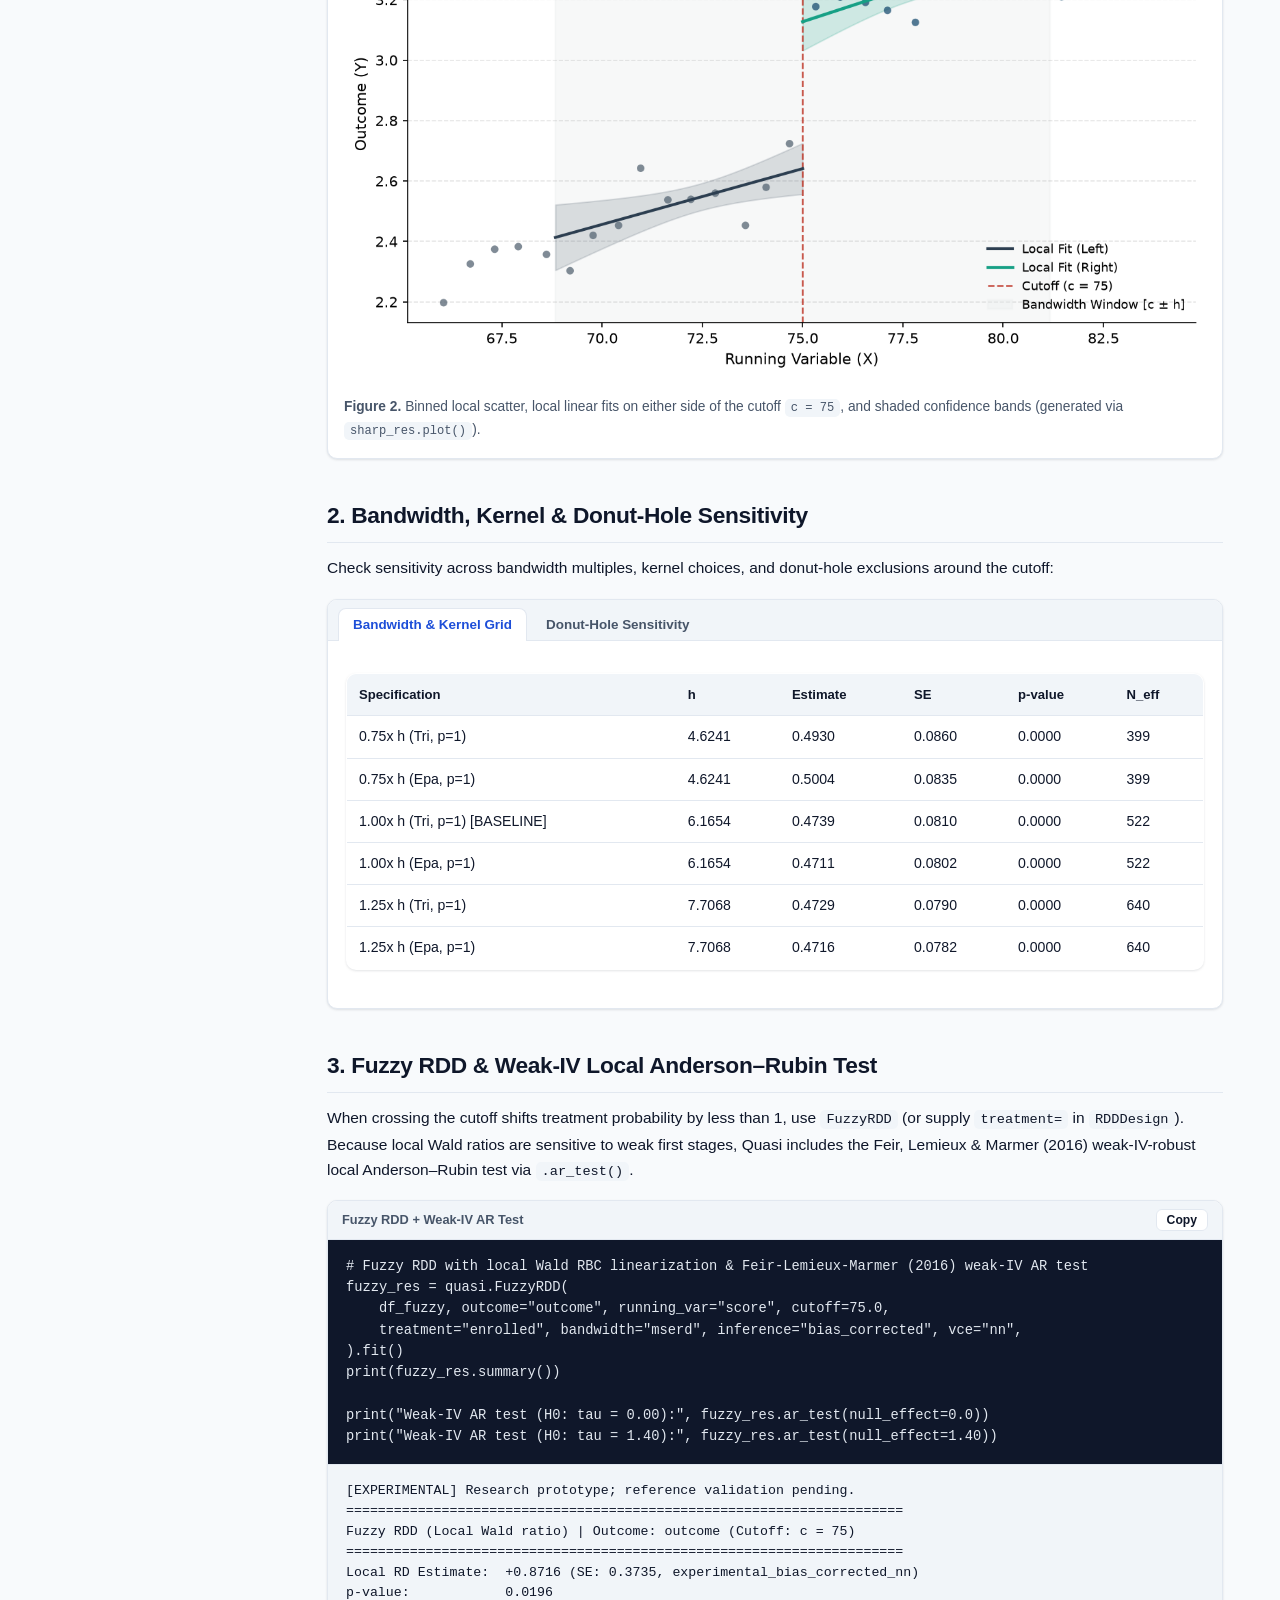
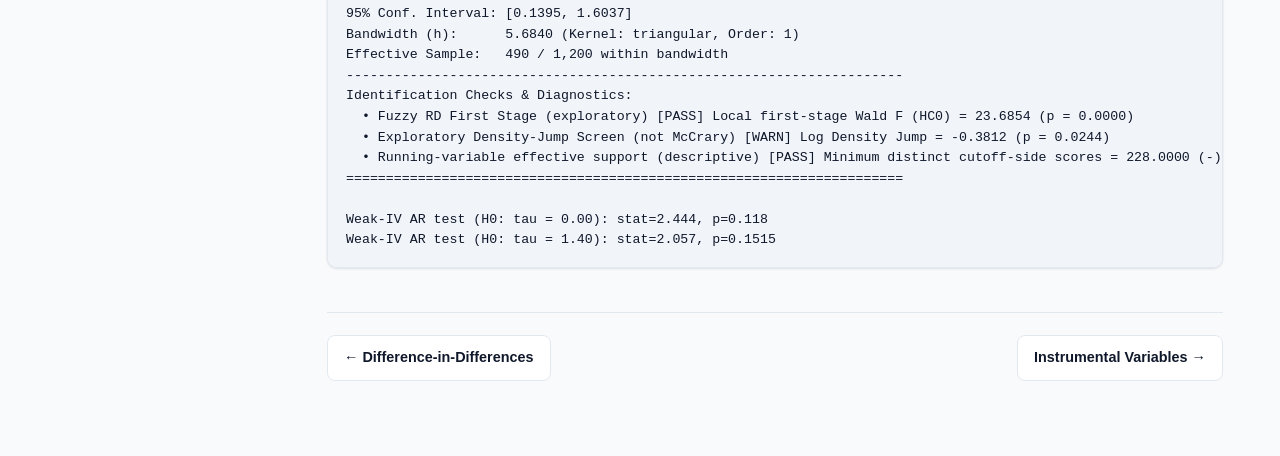
<file: docs/tutorial/rdd.html>
<!DOCTYPE html>
<html lang="en">
<head>
  <meta charset="UTF-8" />
  <meta name="viewport" content="width=device-width, initial-scale=1.0" />
  <title>Regression Discontinuity Design (Sharp &amp; Fuzzy) — Quasi Tutorial</title>
  <link rel="stylesheet" href="assets/style.css" />
</head>
<body>
  <div class="layout">
    <aside class="sidebar">
      <div class="brand">
        <a class="brand-title" href="index.html">
          Quasi
          <span class="brand-sub">quasi-qed · v0.2.0.dev0</span>
        </a>
        <button id="theme-toggle" class="theme-btn" type="button">Dark</button>
      </div>
      <div>
        <div class="nav-section-label">Tutorial Chapters</div>
        <ul class="nav-list">
          <li><a class="nav-link" href="index.html"><span class="nav-num">00</span><span>Overview &amp; Quickstart</span></a></li><li><a class="nav-link" href="did.html"><span class="nav-num">01</span><span>Difference-in-Differences</span></a></li><li><a class="nav-link active" href="rdd.html"><span class="nav-num">02</span><span>Regression Discontinuity</span></a></li><li><a class="nav-link" href="iv.html"><span class="nav-num">03</span><span>Instrumental Variables</span></a></li><li><a class="nav-link" href="its.html"><span class="nav-num">04</span><span>Interrupted Time Series</span></a></li><li><a class="nav-link" href="synthetic.html"><span class="nav-num">05</span><span>Synthetic Control &amp; SDiD</span></a></li><li><a class="nav-link" href="observational.html"><span class="nav-num">06</span><span>Observational ATT &amp; PSM</span></a></li><li><a class="nav-link" href="inference-power-reporting.html"><span class="nav-num">07</span><span>Inference, Power &amp; Reporting</span></a></li>
        </ul>
      </div>
      <div class="toc-box">
        <div class="nav-section-label">On This Page</div>
        <ul><li><a href="#sharp">1. Sharp RDD &amp; CJM Density</a></li><li><a href="#sensitivity">2. Robustness &amp; Donut Sensitivity</a></li><li><a href="#fuzzy">3. Fuzzy RDD &amp; Weak-IV AR</a></li></ul>
      </div>
    </aside>
    <main class="main">
      <section class="hero">
        <span class="badge">Chapter 02 · Cutoff Designs</span>
        <h1>Regression Discontinuity Design (Sharp &amp; Fuzzy)</h1>
        <p>Scale-invariant CCT MSE/CER bandwidths, robust bias correction, nearest-neighbor VCE, CJM (2020) density test, donut sensitivity, and weak-IV Fuzzy RD AR tests.</p>
      </section>
      <div class="kpi-row"><div class="kpi"><div class="kpi-label">Sharp RD (RBC + NN)</div><div class="kpi-val">+0.474</div><div class="kpi-sub">SE = 0.081, h = 6.17</div></div><div class="kpi"><div class="kpi-label">CJM Density Test</div><div class="kpi-val">p = 0.850</div><div class="kpi-sub">T = -0.19 (continuity screen)</div></div><div class="kpi"><div class="kpi-label">Fuzzy RD (LATE)</div><div class="kpi-val">+0.872</div><div class="kpi-sub">1st stage = 0.446</div></div><div class="kpi"><div class="kpi-label">Fuzzy AR (H0=1.4)</div><div class="kpi-val">p = 0.152</div><div class="kpi-sub">H0=0.0 rejected (p=1.18e-01)</div></div></div><h2 id="sharp">1. Sharp RDD with Native CCT Bandwidth, RBC &amp; CJM Density</h2><p>Quasi's native <code>bandwidth='mserd'</code> and <code>'cerrd'</code> selectors use Gauss-Legendre boundary moments and scale-invariant derivative-variance regularization. Pairing <code>inference='bias_corrected'</code> with <code>vce='nn'</code> yields Calonico–Cattaneo–Titiunik style robust bias-corrected intervals without requiring external packages (while optional <code>rdrobust_mserd</code> delegation is also available).</p><div class="code-card"><div class="code-header"><span>Sharp RDD + CJM Density Test</span><button class="copy-btn" type="button">Copy</button></div><pre><code>import quasi

# Native scale-invariant CCT MSE-optimal bandwidth + Robust Bias Correction + J=3 NN variance
spec = quasi.RDDDesign(
    outcome=&quot;gpa&quot;,
    running_var=&quot;score&quot;,
    cutoff=75.0,
    bandwidth=&quot;mserd&quot;,                  # &#x27;mserd&#x27;, &#x27;cerrd&#x27;, &#x27;rdrobust_mserd&#x27;, or float
    inference=&quot;bias_corrected&quot;,         # RBC using p+1 pilot polynomial
    vce=&quot;nn&quot;,                           # CCT nearest-neighbor VCE (&#x27;hc0&#x27;..&#x27;hc3&#x27;, &#x27;nn&#x27;)
    diagnostic_covariates=(&quot;prior_math&quot;,),
)
sharp_res = quasi.estimate(df_sharp, design=spec)
print(sharp_res.summary())

# Cattaneo, Jansson &amp; Ma (2020) local-polynomial CDF density continuity test
cjm = sharp_res.cjm_density()
print(f&quot;CJM Density Test: T = {cjm.statistic_value:.3f}, p = {cjm.p_value:.4f} [{cjm.status.value}]&quot;)</code></pre><pre class="output-pre"><code>[EXPERIMENTAL] Research prototype; reference validation pending.
======================================================================
Sharp RDD (Local polynomial) | Outcome: gpa (Cutoff: c = 75)
======================================================================
Local RD Estimate:  +0.4739 (SE: 0.0810, experimental_bias_corrected_nn)
p-value:            0.0000
95% Conf. Interval: [0.3152, 0.6325]
Bandwidth (h):      6.1654 (Kernel: triangular, Order: 1)
Effective Sample:   522 / 1,200 within bandwidth
----------------------------------------------------------------------
Identification Checks &amp; Diagnostics:
  • Exploratory Density-Jump Screen (not McCrary) [WARN] Log Density Jump = -0.3812 (p = 0.0244)
  • Running-variable effective support (descriptive) [PASS] Minimum distinct cutoff-side scores = 245.0000 (-)
  • Predetermined covariate continuity: prior_math (exploratory) [PASS] Local discontinuity z (HC0) = -0.3071 (p = 0.7588)
======================================================================

CJM Density Test: T = -0.189, p = 0.8498 [PASS]</code></pre></div><div class="figure-card"><img src="assets/rdd_discontinuity.png" alt="Sharp RDD discontinuity plot generated by Quasi" loading="lazy" /><div class="figure-caption"><strong>Figure 2.</strong> Binned local scatter, local linear fits on either side of the cutoff <code>c = 75</code>, and shaded confidence bands (generated via <code>sharp_res.plot()</code>).</div></div><h2 id="sensitivity">2. Bandwidth, Kernel &amp; Donut-Hole Sensitivity</h2><p>Check sensitivity across bandwidth multiples, kernel choices, and donut-hole exclusions around the cutoff:</p><div class="tabs"><div class="tab-bar"><button type="button" class="tab-btn active">Bandwidth &amp; Kernel Grid</button><button type="button" class="tab-btn">Donut-Hole Sensitivity</button></div><div class="tab-panel active"><table class="data-table"><thead><tr><th>Specification</th><th>h</th><th>Estimate</th><th>SE</th><th>p-value</th><th>N_eff</th></tr></thead><tbody><tr><td>0.75x h (Tri, p=1)</td><td>4.6241</td><td>0.4930</td><td>0.0860</td><td>0.0000</td><td>399</td></tr><tr><td>0.75x h (Epa, p=1)</td><td>4.6241</td><td>0.5004</td><td>0.0835</td><td>0.0000</td><td>399</td></tr><tr><td>1.00x h (Tri, p=1) [BASELINE]</td><td>6.1654</td><td>0.4739</td><td>0.0810</td><td>0.0000</td><td>522</td></tr><tr><td>1.00x h (Epa, p=1)</td><td>6.1654</td><td>0.4711</td><td>0.0802</td><td>0.0000</td><td>522</td></tr><tr><td>1.25x h (Tri, p=1)</td><td>7.7068</td><td>0.4729</td><td>0.0790</td><td>0.0000</td><td>640</td></tr><tr><td>1.25x h (Epa, p=1)</td><td>7.7068</td><td>0.4716</td><td>0.0782</td><td>0.0000</td><td>640</td></tr></tbody></table></div><div class="tab-panel"><table class="data-table"><thead><tr><th>Specification</th><th>Excluded</th><th>Estimate</th><th>SE</th><th>p-value</th></tr></thead><tbody><tr><td>Donut |x-c| &lt;= 0 (exploratory)</td><td>0</td><td>0.4739</td><td>0.0810</td><td>0.0000</td></tr><tr><td>Donut |x-c| &lt;= 0.5 (exploratory)</td><td>32</td><td>0.5125</td><td>0.0975</td><td>0.0000</td></tr><tr><td>Donut |x-c| &lt;= 1 (exploratory)</td><td>75</td><td>0.6264</td><td>0.1385</td><td>0.0000</td></tr></tbody></table></div></div><h2 id="fuzzy">3. Fuzzy RDD &amp; Weak-IV Local Anderson–Rubin Test</h2><p>When crossing the cutoff shifts treatment probability by less than 1, use <code>FuzzyRDD</code> (or supply <code>treatment=</code> in <code>RDDDesign</code>). Because local Wald ratios are sensitive to weak first stages, Quasi includes the Feir, Lemieux &amp; Marmer (2016) weak-IV-robust local Anderson–Rubin test via <code>.ar_test()</code>.</p><div class="code-card"><div class="code-header"><span>Fuzzy RDD + Weak-IV AR Test</span><button class="copy-btn" type="button">Copy</button></div><pre><code># Fuzzy RDD with local Wald RBC linearization &amp; Feir-Lemieux-Marmer (2016) weak-IV AR test
fuzzy_res = quasi.FuzzyRDD(
    df_fuzzy, outcome=&quot;outcome&quot;, running_var=&quot;score&quot;, cutoff=75.0,
    treatment=&quot;enrolled&quot;, bandwidth=&quot;mserd&quot;, inference=&quot;bias_corrected&quot;, vce=&quot;nn&quot;,
).fit()
print(fuzzy_res.summary())

print(&quot;Weak-IV AR test (H0: tau = 0.00):&quot;, fuzzy_res.ar_test(null_effect=0.0))
print(&quot;Weak-IV AR test (H0: tau = 1.40):&quot;, fuzzy_res.ar_test(null_effect=1.40))</code></pre><pre class="output-pre"><code>[EXPERIMENTAL] Research prototype; reference validation pending.
======================================================================
Fuzzy RDD (Local Wald ratio) | Outcome: outcome (Cutoff: c = 75)
======================================================================
Local RD Estimate:  +0.8716 (SE: 0.3735, experimental_bias_corrected_nn)
p-value:            0.0196
95% Conf. Interval: [0.1395, 1.6037]
Bandwidth (h):      5.6840 (Kernel: triangular, Order: 1)
Effective Sample:   490 / 1,200 within bandwidth
----------------------------------------------------------------------
Identification Checks &amp; Diagnostics:
  • Fuzzy RD First Stage (exploratory) [PASS] Local first-stage Wald F (HC0) = 23.6854 (p = 0.0000)
  • Exploratory Density-Jump Screen (not McCrary) [WARN] Log Density Jump = -0.3812 (p = 0.0244)
  • Running-variable effective support (descriptive) [PASS] Minimum distinct cutoff-side scores = 228.0000 (-)
======================================================================

Weak-IV AR test (H0: tau = 0.00): stat=2.444, p=0.118
Weak-IV AR test (H0: tau = 1.40): stat=2.057, p=0.1515</code></pre></div>
      <nav class="pager"><a href="did.html">&larr; Difference-in-Differences</a><a href="iv.html">Instrumental Variables &rarr;</a></nav>
    </main>
  </div>
  <script src="assets/app.js"></script>
</body>
</html>
</file>
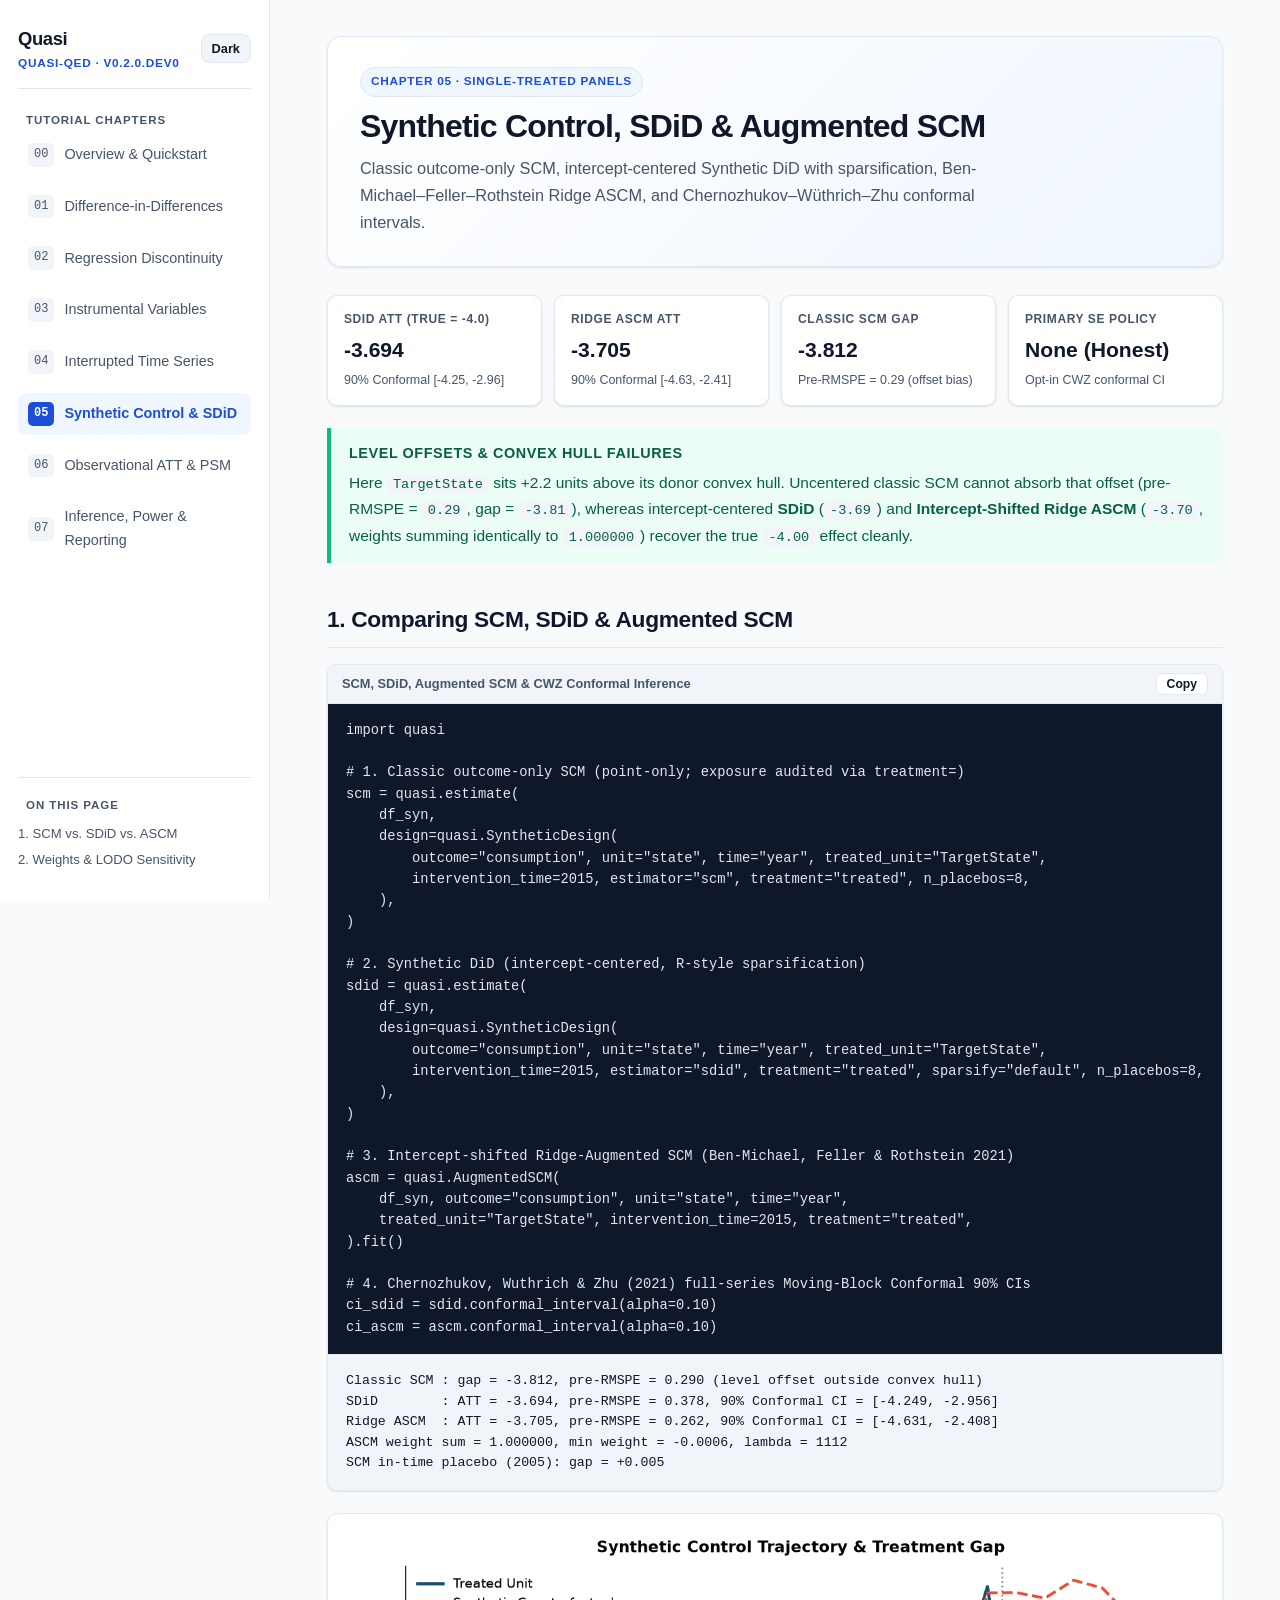
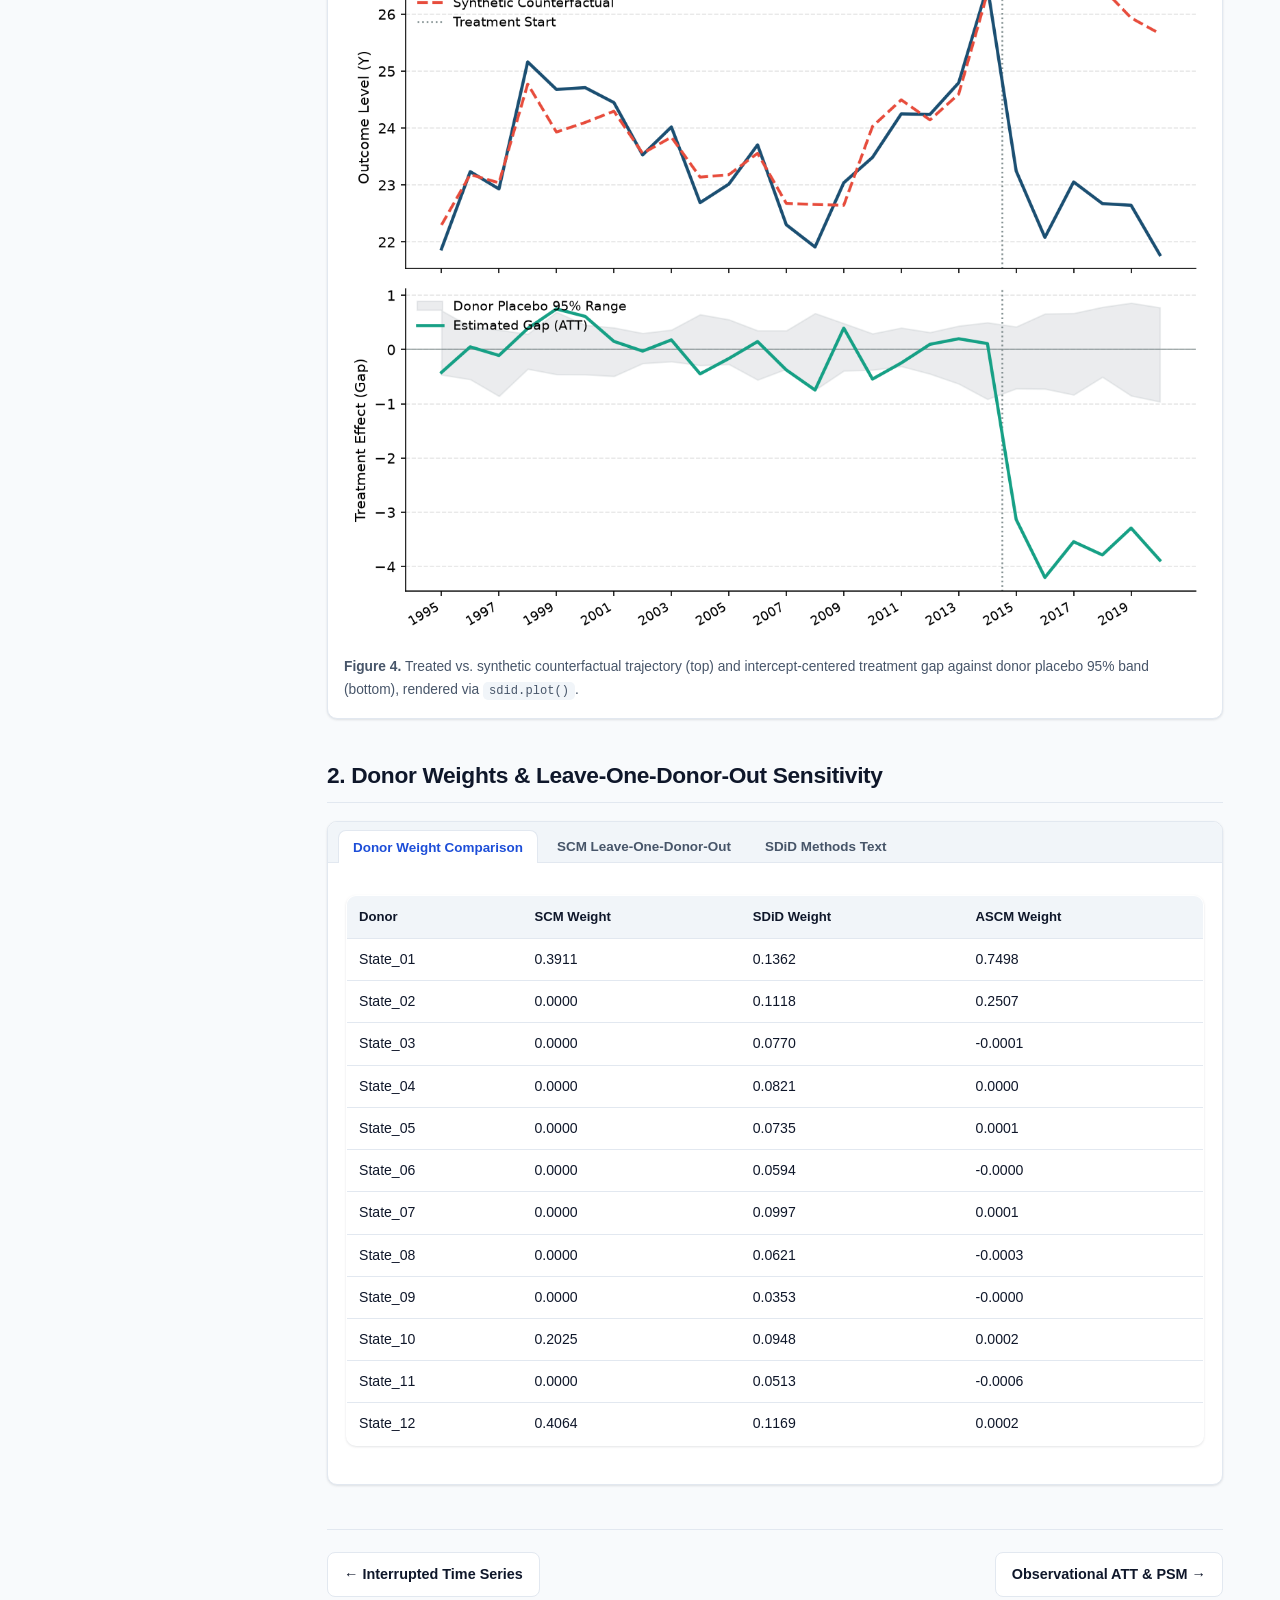
<file: docs/tutorial/synthetic.html>
<!DOCTYPE html>
<html lang="en">
<head>
  <meta charset="UTF-8" />
  <meta name="viewport" content="width=device-width, initial-scale=1.0" />
  <title>Synthetic Control, SDiD &amp; Augmented SCM — Quasi Tutorial</title>
  <link rel="stylesheet" href="assets/style.css" />
</head>
<body>
  <div class="layout">
    <aside class="sidebar">
      <div class="brand">
        <a class="brand-title" href="index.html">
          Quasi
          <span class="brand-sub">quasi-qed · v0.2.0.dev0</span>
        </a>
        <button id="theme-toggle" class="theme-btn" type="button">Dark</button>
      </div>
      <div>
        <div class="nav-section-label">Tutorial Chapters</div>
        <ul class="nav-list">
          <li><a class="nav-link" href="index.html"><span class="nav-num">00</span><span>Overview &amp; Quickstart</span></a></li><li><a class="nav-link" href="did.html"><span class="nav-num">01</span><span>Difference-in-Differences</span></a></li><li><a class="nav-link" href="rdd.html"><span class="nav-num">02</span><span>Regression Discontinuity</span></a></li><li><a class="nav-link" href="iv.html"><span class="nav-num">03</span><span>Instrumental Variables</span></a></li><li><a class="nav-link" href="its.html"><span class="nav-num">04</span><span>Interrupted Time Series</span></a></li><li><a class="nav-link active" href="synthetic.html"><span class="nav-num">05</span><span>Synthetic Control &amp; SDiD</span></a></li><li><a class="nav-link" href="observational.html"><span class="nav-num">06</span><span>Observational ATT &amp; PSM</span></a></li><li><a class="nav-link" href="inference-power-reporting.html"><span class="nav-num">07</span><span>Inference, Power &amp; Reporting</span></a></li>
        </ul>
      </div>
      <div class="toc-box">
        <div class="nav-section-label">On This Page</div>
        <ul><li><a href="#compare">1. SCM vs. SDiD vs. ASCM</a></li><li><a href="#diagnostics">2. Weights &amp; LODO Sensitivity</a></li></ul>
      </div>
    </aside>
    <main class="main">
      <section class="hero">
        <span class="badge">Chapter 05 · Single-Treated Panels</span>
        <h1>Synthetic Control, SDiD &amp; Augmented SCM</h1>
        <p>Classic outcome-only SCM, intercept-centered Synthetic DiD with sparsification, Ben-Michael–Feller–Rothstein Ridge ASCM, and Chernozhukov–Wüthrich–Zhu conformal intervals.</p>
      </section>
      <div class="kpi-row"><div class="kpi"><div class="kpi-label">SDiD ATT (True = -4.0)</div><div class="kpi-val">-3.694</div><div class="kpi-sub">90% Conformal [-4.25, -2.96]</div></div><div class="kpi"><div class="kpi-label">Ridge ASCM ATT</div><div class="kpi-val">-3.705</div><div class="kpi-sub">90% Conformal [-4.63, -2.41]</div></div><div class="kpi"><div class="kpi-label">Classic SCM Gap</div><div class="kpi-val">-3.812</div><div class="kpi-sub">Pre-RMSPE = 0.29 (offset bias)</div></div><div class="kpi"><div class="kpi-label">Primary SE Policy</div><div class="kpi-val">None (Honest)</div><div class="kpi-sub">Opt-in CWZ conformal CI</div></div></div><div class="callout good"><div class="callout-title">Level Offsets &amp; Convex Hull Failures</div><div>Here <code>TargetState</code> sits +2.2 units above its donor convex hull. Uncentered classic SCM cannot absorb that offset (pre-RMSPE = <code>0.29</code>, gap = <code>-3.81</code>), whereas intercept-centered <strong>SDiD</strong> (<code>-3.69</code>) and <strong>Intercept-Shifted Ridge ASCM</strong> (<code>-3.70</code>, weights summing identically to <code>1.000000</code>) recover the true <code>-4.00</code> effect cleanly.</div></div><h2 id="compare">1. Comparing SCM, SDiD &amp; Augmented SCM</h2><div class="code-card"><div class="code-header"><span>SCM, SDiD, Augmented SCM &amp; CWZ Conformal Inference</span><button class="copy-btn" type="button">Copy</button></div><pre><code>import quasi

# 1. Classic outcome-only SCM (point-only; exposure audited via treatment=)
scm = quasi.estimate(
    df_syn,
    design=quasi.SyntheticDesign(
        outcome=&quot;consumption&quot;, unit=&quot;state&quot;, time=&quot;year&quot;, treated_unit=&quot;TargetState&quot;,
        intervention_time=2015, estimator=&quot;scm&quot;, treatment=&quot;treated&quot;, n_placebos=8,
    ),
)

# 2. Synthetic DiD (intercept-centered, R-style sparsification)
sdid = quasi.estimate(
    df_syn,
    design=quasi.SyntheticDesign(
        outcome=&quot;consumption&quot;, unit=&quot;state&quot;, time=&quot;year&quot;, treated_unit=&quot;TargetState&quot;,
        intervention_time=2015, estimator=&quot;sdid&quot;, treatment=&quot;treated&quot;, sparsify=&quot;default&quot;, n_placebos=8,
    ),
)

# 3. Intercept-shifted Ridge-Augmented SCM (Ben-Michael, Feller &amp; Rothstein 2021)
ascm = quasi.AugmentedSCM(
    df_syn, outcome=&quot;consumption&quot;, unit=&quot;state&quot;, time=&quot;year&quot;,
    treated_unit=&quot;TargetState&quot;, intervention_time=2015, treatment=&quot;treated&quot;,
).fit()

# 4. Chernozhukov, Wuthrich &amp; Zhu (2021) full-series Moving-Block Conformal 90% CIs
ci_sdid = sdid.conformal_interval(alpha=0.10)
ci_ascm = ascm.conformal_interval(alpha=0.10)</code></pre><pre class="output-pre"><code>Classic SCM : gap = -3.812, pre-RMSPE = 0.290 (level offset outside convex hull)
SDiD        : ATT = -3.694, pre-RMSPE = 0.378, 90% Conformal CI = [-4.249, -2.956]
Ridge ASCM  : ATT = -3.705, pre-RMSPE = 0.262, 90% Conformal CI = [-4.631, -2.408]
ASCM weight sum = 1.000000, min weight = -0.0006, lambda = 1112
SCM in-time placebo (2005): gap = +0.005</code></pre></div><div class="figure-card"><img src="assets/synth_sdid.png" alt="Synthetic DiD trajectory and donor placebo gap plot" loading="lazy" /><div class="figure-caption"><strong>Figure 4.</strong> Treated vs. synthetic counterfactual trajectory (top) and intercept-centered treatment gap against donor placebo 95% band (bottom), rendered via <code>sdid.plot()</code>.</div></div><h2 id="diagnostics">2. Donor Weights &amp; Leave-One-Donor-Out Sensitivity</h2><div class="tabs"><div class="tab-bar"><button type="button" class="tab-btn active">Donor Weight Comparison</button><button type="button" class="tab-btn">SCM Leave-One-Donor-Out</button><button type="button" class="tab-btn">SDiD Methods Text</button></div><div class="tab-panel active"><table class="data-table"><thead><tr><th>Donor</th><th>SCM Weight</th><th>SDiD Weight</th><th>ASCM Weight</th></tr></thead><tbody><tr><td>State_01</td><td>0.3911</td><td>0.1362</td><td>0.7498</td></tr><tr><td>State_02</td><td>0.0000</td><td>0.1118</td><td>0.2507</td></tr><tr><td>State_03</td><td>0.0000</td><td>0.0770</td><td>-0.0001</td></tr><tr><td>State_04</td><td>0.0000</td><td>0.0821</td><td>0.0000</td></tr><tr><td>State_05</td><td>0.0000</td><td>0.0735</td><td>0.0001</td></tr><tr><td>State_06</td><td>0.0000</td><td>0.0594</td><td>-0.0000</td></tr><tr><td>State_07</td><td>0.0000</td><td>0.0997</td><td>0.0001</td></tr><tr><td>State_08</td><td>0.0000</td><td>0.0621</td><td>-0.0003</td></tr><tr><td>State_09</td><td>0.0000</td><td>0.0353</td><td>-0.0000</td></tr><tr><td>State_10</td><td>0.2025</td><td>0.0948</td><td>0.0002</td></tr><tr><td>State_11</td><td>0.0000</td><td>0.0513</td><td>-0.0006</td></tr><tr><td>State_12</td><td>0.4064</td><td>0.1169</td><td>0.0002</td></tr></tbody></table></div><div class="tab-panel"><table class="data-table"><thead><tr><th>excluded_donor</th><th>post_average_gap</th><th>pre_rmspe</th><th>difference_from_full</th></tr></thead><tbody><tr><td>State_01</td><td>-3.7328</td><td>0.3439</td><td>0.0791</td></tr><tr><td>State_02</td><td>-3.8119</td><td>0.2900</td><td>0.0000</td></tr><tr><td>State_03</td><td>-3.8119</td><td>0.2900</td><td>0.0000</td></tr><tr><td>State_04</td><td>-3.8119</td><td>0.2900</td><td>0.0000</td></tr><tr><td>State_05</td><td>-3.8119</td><td>0.2900</td><td>0.0000</td></tr><tr><td>State_06</td><td>-3.8119</td><td>0.2900</td><td>0.0000</td></tr><tr><td>State_07</td><td>-3.8119</td><td>0.2900</td><td>0.0000</td></tr><tr><td>State_08</td><td>-3.8119</td><td>0.2900</td><td>-0.0000</td></tr><tr><td>State_09</td><td>-3.8119</td><td>0.2900</td><td>0.0000</td></tr><tr><td>State_10</td><td>-3.7332</td><td>0.3023</td><td>0.0787</td></tr></tbody></table></div><div class="tab-panel"><pre><code>Exploratory single-treated-unit Synthetic Difference-in-Differences (Arkhangelsky et al., 2021). Unit and time simplex weights used an unpenalized intercept and regularization scaled by the control first-difference noise estimate. R synthdid-style weight sparsification was applied. Point effect contrasts post-period treated-minus-donor outcomes against a weighted pre-period gap. Statistical uncertainty and calibrated p-values unavailable; leave-donor-out and donor-placebo calculations are descriptive only. Reference R synthdid equivalence and uncertainty certification remain outstanding.</code></pre></div></div>
      <nav class="pager"><a href="its.html">&larr; Interrupted Time Series</a><a href="observational.html">Observational ATT &amp; PSM &rarr;</a></nav>
    </main>
  </div>
  <script src="assets/app.js"></script>
</body>
</html>
</file>
<file: docs/tutorial/assets/style.css>
:root {
  --bg: #f8fafc;
  --surface: #ffffff;
  --surface-2: #f1f5f9;
  --border: #e2e8f0;
  --text: #0f172a;
  --muted: #475569;
  --accent: #1d4ed8;
  --accent-soft: #eff6ff;
  --accent-2: #0f766e;
  --warn-bg: #fffbeb;
  --warn-border: #f59e0b;
  --warn-text: #92400e;
  --good-bg: #ecfdf5;
  --good-border: #10b981;
  --good-text: #065f46;
  --code-bg: #0f172a;
  --code-text: #e2e8f0;
  --shadow: 0 1px 3px rgba(15, 23, 42, 0.08), 0 1px 2px rgba(15, 23, 42, 0.04);
  --radius: 10px;
}

[data-theme="dark"] {
  --bg: #0b1120;
  --surface: #111827;
  --surface-2: #1e293b;
  --border: #334155;
  --text: #f1f5f9;
  --muted: #94a3b8;
  --accent: #60a5fa;
  --accent-soft: rgba(59, 130, 246, 0.14);
  --accent-2: #2dd4bf;
  --warn-bg: rgba(245, 158, 11, 0.12);
  --warn-border: #d97706;
  --warn-text: #fcd34d;
  --good-bg: rgba(16, 185, 129, 0.12);
  --good-border: #059669;
  --good-text: #6ee7b7;
  --code-bg: #020617;
  --code-text: #e2e8f0;
  --shadow: 0 4px 12px rgba(0, 0, 0, 0.35);
}

* { box-sizing: border-box; }
html { scroll-behavior: smooth; }
body {
  margin: 0;
  font-family: -apple-system, BlinkMacSystemFont, "Segoe UI", Roboto, "Helvetica Neue", Arial, sans-serif;
  background: var(--bg);
  color: var(--text);
  line-height: 1.65;
  font-size: 15.5px;
}

.layout {
  display: grid;
  grid-template-columns: 270px minmax(0, 1fr);
  min-height: 100vh;
}

.sidebar {
  position: sticky;
  top: 0;
  height: 100vh;
  overflow-y: auto;
  background: var(--surface);
  border-right: 1px solid var(--border);
  padding: 24px 18px;
  display: flex;
  flex-direction: column;
  gap: 18px;
}

.brand {
  display: flex;
  align-items: center;
  justify-content: space-between;
  padding-bottom: 14px;
  border-bottom: 1px solid var(--border);
}
.brand-title {
  font-weight: 800;
  font-size: 1.15rem;
  letter-spacing: -0.02em;
  color: var(--text);
  text-decoration: none;
}
.brand-sub {
  display: block;
  font-size: 0.74rem;
  font-weight: 600;
  color: var(--accent);
  text-transform: uppercase;
  letter-spacing: 0.06em;
}
.theme-btn {
  background: var(--surface-2);
  border: 1px solid var(--border);
  color: var(--text);
  border-radius: 8px;
  padding: 6px 10px;
  cursor: pointer;
  font-size: 0.8rem;
  font-weight: 600;
}
.theme-btn:hover { border-color: var(--accent); }

.nav-section-label {
  font-size: 0.72rem;
  text-transform: uppercase;
  letter-spacing: 0.08em;
  color: var(--muted);
  font-weight: 700;
  margin: 4px 8px;
}

.nav-list {
  list-style: none;
  margin: 0;
  padding: 0;
  display: flex;
  flex-direction: column;
  gap: 4px;
}
.nav-link {
  display: flex;
  align-items: center;
  gap: 10px;
  padding: 9px 10px;
  border-radius: 8px;
  text-decoration: none;
  color: var(--muted);
  font-weight: 500;
  font-size: 0.9rem;
  transition: background 0.15s, color 0.15s;
}
.nav-link:hover { background: var(--surface-2); color: var(--text); }
.nav-link.active {
  background: var(--accent-soft);
  color: var(--accent);
  font-weight: 700;
}
.nav-num {
  font-family: ui-monospace, SFMono-Regular, Menlo, Consolas, monospace;
  font-size: 0.75rem;
  padding: 2px 6px;
  border-radius: 5px;
  background: var(--surface-2);
  color: var(--muted);
}
.nav-link.active .nav-num {
  background: var(--accent);
  color: #ffffff;
}

.toc-box {
  margin-top: auto;
  padding-top: 14px;
  border-top: 1px solid var(--border);
  font-size: 0.82rem;
}
.toc-box ul { list-style: none; padding: 0; margin: 8px 0 0; }
.toc-box li { margin: 5px 0; }
.toc-box a { color: var(--muted); text-decoration: none; }
.toc-box a:hover { color: var(--accent); }

.main {
  max-width: 980px;
  width: 100%;
  margin: 0 auto;
  padding: 36px 42px 80px;
}

.hero {
  background: linear-gradient(135deg, var(--surface) 0%, var(--accent-soft) 100%);
  border: 1px solid var(--border);
  border-radius: 14px;
  padding: 30px 32px;
  margin-bottom: 28px;
  box-shadow: var(--shadow);
}
.badge {
  display: inline-block;
  font-size: 0.74rem;
  font-weight: 700;
  text-transform: uppercase;
  letter-spacing: 0.06em;
  padding: 4px 10px;
  border-radius: 999px;
  background: var(--accent-soft);
  color: var(--accent);
  border: 1px solid var(--border);
  margin-bottom: 10px;
}
.hero h1 {
  margin: 0 0 10px;
  font-size: 2rem;
  line-height: 1.2;
  letter-spacing: -0.025em;
}
.hero p { margin: 0; color: var(--muted); font-size: 1.02rem; max-width: 74ch; }

h2 {
  margin-top: 38px;
  margin-bottom: 12px;
  padding-bottom: 8px;
  border-bottom: 1px solid var(--border);
  font-size: 1.42rem;
  letter-spacing: -0.015em;
}
h3 { margin-top: 24px; margin-bottom: 8px; font-size: 1.1rem; }

p { margin: 0 0 14px; }
ul, ol { margin: 0 0 16px; padding-left: 22px; }
li { margin-bottom: 6px; }
code {
  font-family: ui-monospace, SFMono-Regular, Menlo, Consolas, monospace;
  font-size: 0.88em;
  background: var(--surface-2);
  padding: 2px 6px;
  border-radius: 5px;
}

.callout {
  border-left: 4px solid var(--accent);
  background: var(--accent-soft);
  padding: 14px 18px;
  border-radius: 0 var(--radius) var(--radius) 0;
  margin: 18px 0 22px;
}
.callout.warn {
  border-left-color: var(--warn-border);
  background: var(--warn-bg);
  color: var(--warn-text);
}
.callout.good {
  border-left-color: var(--good-border);
  background: var(--good-bg);
  color: var(--good-text);
}
.callout-title {
  font-weight: 700;
  font-size: 0.9rem;
  margin-bottom: 4px;
  text-transform: uppercase;
  letter-spacing: 0.04em;
}

.code-card {
  border: 1px solid var(--border);
  border-radius: var(--radius);
  overflow: hidden;
  margin: 16px 0 22px;
  box-shadow: var(--shadow);
  background: var(--surface);
}
.code-header {
  display: flex;
  align-items: center;
  justify-content: space-between;
  padding: 8px 14px;
  background: var(--surface-2);
  border-bottom: 1px solid var(--border);
  font-size: 0.8rem;
  font-weight: 600;
  color: var(--muted);
}
.copy-btn {
  background: var(--surface);
  border: 1px solid var(--border);
  color: var(--text);
  border-radius: 6px;
  padding: 3px 10px;
  font-size: 0.76rem;
  font-weight: 600;
  cursor: pointer;
}
.copy-btn:hover { border-color: var(--accent); color: var(--accent); }
pre {
  margin: 0;
  padding: 16px 18px;
  background: var(--code-bg);
  color: var(--code-text);
  overflow-x: auto;
  font-family: ui-monospace, SFMono-Regular, Menlo, Consolas, monospace;
  font-size: 0.86rem;
  line-height: 1.55;
}
pre code { background: transparent; padding: 0; color: inherit; font-size: inherit; }
.output-pre {
  background: var(--surface-2);
  color: var(--text);
  border-top: 1px solid var(--border);
  font-size: 0.83rem;
}

.tabs {
  border: 1px solid var(--border);
  border-radius: var(--radius);
  overflow: hidden;
  margin: 18px 0 24px;
  background: var(--surface);
  box-shadow: var(--shadow);
}
.tab-bar {
  display: flex;
  flex-wrap: wrap;
  gap: 4px;
  padding: 8px 10px 0;
  background: var(--surface-2);
  border-bottom: 1px solid var(--border);
}
.tab-btn {
  border: 1px solid transparent;
  border-bottom: none;
  background: transparent;
  color: var(--muted);
  padding: 8px 14px;
  font-size: 0.84rem;
  font-weight: 600;
  border-radius: 8px 8px 0 0;
  cursor: pointer;
}
.tab-btn.active {
  background: var(--surface);
  color: var(--accent);
  border-color: var(--border);
  margin-bottom: -1px;
}
.tab-panel { display: none; padding: 16px 18px; }
.tab-panel.active { display: block; }
.tab-panel pre { border-radius: 8px; }

.figure-card {
  background: var(--surface);
  border: 1px solid var(--border);
  border-radius: var(--radius);
  padding: 16px;
  margin: 20px 0 26px;
  box-shadow: var(--shadow);
  text-align: center;
}
.figure-card img {
  max-width: 100%;
  height: auto;
  border-radius: 6px;
  background: #ffffff;
}
.figure-caption {
  margin-top: 10px;
  font-size: 0.86rem;
  color: var(--muted);
  text-align: left;
}

.card-grid {
  display: grid;
  grid-template-columns: repeat(auto-fit, minmax(260px, 1fr));
  gap: 16px;
  margin: 20px 0 28px;
}
.card {
  background: var(--surface);
  border: 1px solid var(--border);
  border-radius: var(--radius);
  padding: 18px 20px;
  text-decoration: none;
  color: inherit;
  box-shadow: var(--shadow);
  transition: transform 0.15s, border-color 0.15s;
  display: flex;
  flex-direction: column;
  gap: 6px;
}
.card:hover { transform: translateY(-2px); border-color: var(--accent); }
.card-kicker {
  font-size: 0.72rem;
  font-weight: 700;
  color: var(--accent);
  text-transform: uppercase;
  letter-spacing: 0.06em;
}
.card-title { font-weight: 700; font-size: 1.02rem; }
.card-desc { font-size: 0.88rem; color: var(--muted); margin: 0; }

.kpi-row {
  display: grid;
  grid-template-columns: repeat(auto-fit, minmax(165px, 1fr));
  gap: 12px;
  margin: 18px 0 22px;
}
.kpi {
  background: var(--surface);
  border: 1px solid var(--border);
  border-radius: var(--radius);
  padding: 14px 16px;
  box-shadow: var(--shadow);
}
.kpi-label { font-size: 0.75rem; color: var(--muted); text-transform: uppercase; letter-spacing: 0.05em; font-weight: 700; }
.kpi-val { font-size: 1.32rem; font-weight: 800; color: var(--text); margin-top: 4px; font-variant-numeric: tabular-nums; }
.kpi-sub { font-size: 0.78rem; color: var(--muted); margin-top: 2px; }

table.data-table {
  width: 100%;
  border-collapse: collapse;
  margin: 16px 0 22px;
  font-size: 0.88rem;
  background: var(--surface);
  border: 1px solid var(--border);
  border-radius: var(--radius);
  overflow: hidden;
  box-shadow: var(--shadow);
}
table.data-table th {
  text-align: left;
  padding: 10px 12px;
  background: var(--surface-2);
  border-bottom: 1px solid var(--border);
  font-weight: 700;
  font-size: 0.82rem;
}
table.data-table td {
  padding: 9px 12px;
  border-bottom: 1px solid var(--border);
  vertical-align: top;
}
table.data-table tr:last-child td { border-bottom: none; }

.wizard {
  background: var(--surface);
  border: 1px solid var(--border);
  border-radius: 12px;
  padding: 20px 22px;
  margin: 20px 0 28px;
  box-shadow: var(--shadow);
}
.wizard-btns { display: flex; flex-wrap: wrap; gap: 8px; margin: 12px 0 16px; }
.wizard-btn {
  border: 1px solid var(--border);
  background: var(--surface-2);
  color: var(--text);
  padding: 8px 14px;
  border-radius: 8px;
  font-weight: 600;
  font-size: 0.86rem;
  cursor: pointer;
}
.wizard-btn.active { background: var(--accent); color: #fff; border-color: var(--accent); }
.wizard-out {
  background: var(--surface-2);
  border: 1px solid var(--border);
  border-radius: 8px;
  padding: 16px;
}

.pager {
  display: flex;
  justify-content: space-between;
  gap: 14px;
  margin-top: 44px;
  padding-top: 22px;
  border-top: 1px solid var(--border);
}
.pager a {
  padding: 10px 16px;
  border: 1px solid var(--border);
  border-radius: 8px;
  background: var(--surface);
  text-decoration: none;
  color: var(--text);
  font-weight: 600;
  font-size: 0.9rem;
}
.pager a:hover { border-color: var(--accent); color: var(--accent); }

@media (max-width: 900px) {
  .layout { grid-template-columns: 1fr; }
  .sidebar { position: static; height: auto; border-right: none; border-bottom: 1px solid var(--border); }
  .main { padding: 24px 18px 60px; }
}
</file>
